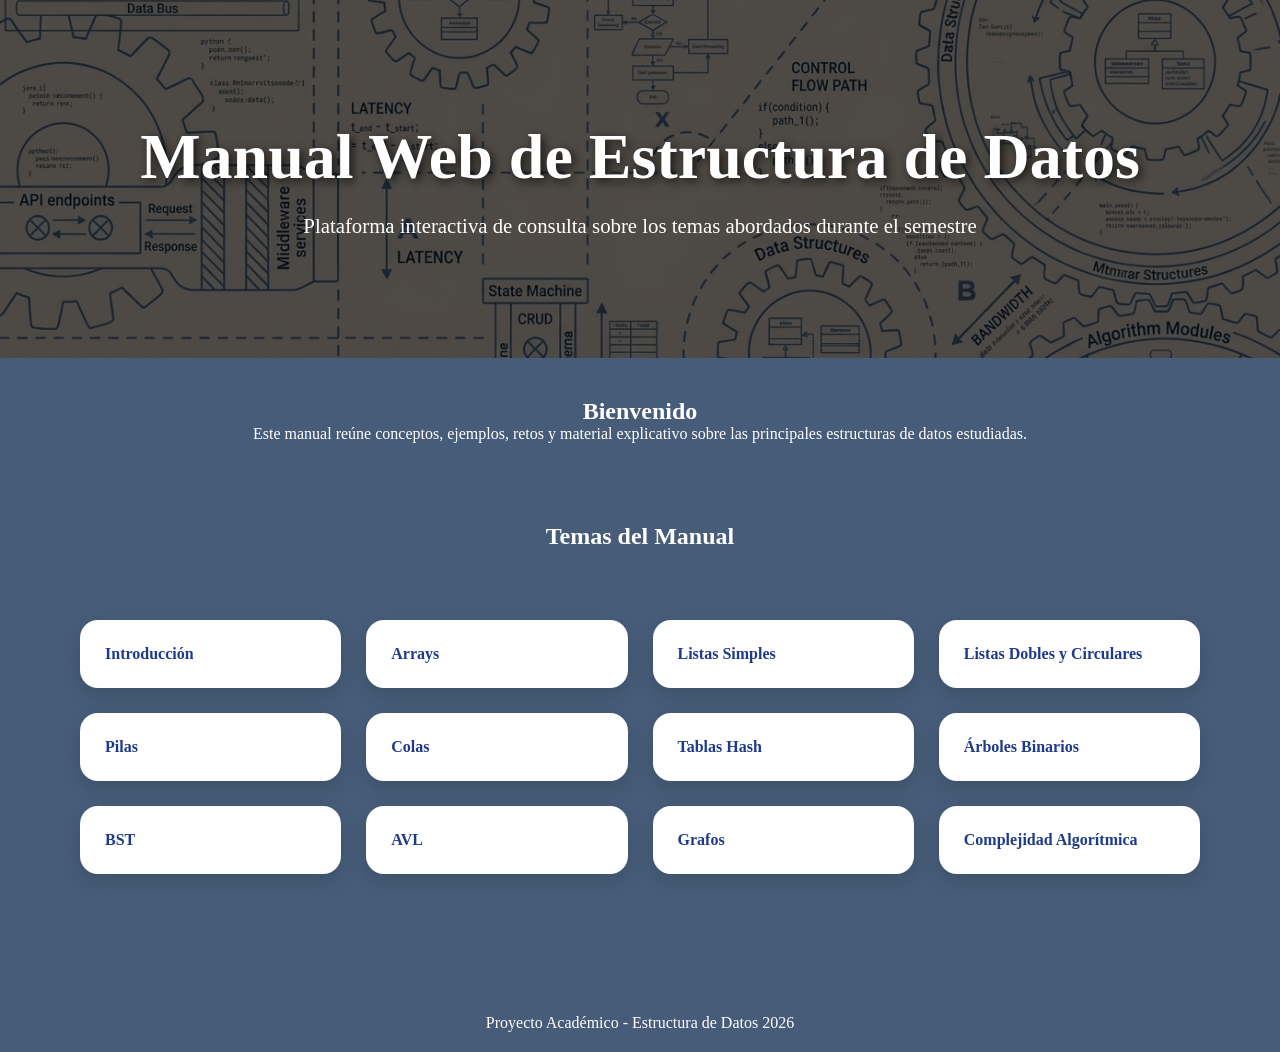
<file: parte-2-manual-estructura-datos/index.html>
<!DOCTYPE html>
<html lang="es">
<head>
    <meta charset="UTF-8">
    <meta name="viewport" content="width=device-width, initial-scale=1.0">
    <title>Manual Web de Estructura de Datos</title>
    <link rel="stylesheet" href="css/styles.css">
</head>
<body>

    <header class="hero">
        <div class="hero-content">
            <h1>Manual Web de Estructura de Datos</h1>
            <p>
                Plataforma interactiva de consulta sobre los temas abordados
                                durante el semestre
            </p>
        </div>
    </header>

    <section class="presentacion">
        <h2>Bienvenido</h2>
        <p>
            Este manual reúne conceptos, ejemplos, retos y material explicativo
            sobre las principales estructuras de datos estudiadas.
        </p>
    </section>

    <section class="temas">
        <h2>Temas del Manual</h2>

        <div class="cards">

            <a href="temas/01-introduccion.html" class="card">Introducción</a>
            <a href="temas/02-arrays.html" class="card">Arrays</a>
            <a href="temas/03-listas-simples.html" class="card">Listas Simples</a>
            <a href="temas/04-listas-dobles-circulares.html" class="card">Listas Dobles y Circulares</a>
            <a href="temas/05-pilas.html" class="card">Pilas</a>
            <a href="temas/06-colas.html" class="card">Colas</a>
            <a href="temas/07-tablas-hash.html" class="card">Tablas Hash</a>
            <a href="temas/08-arboles-binarios.html" class="card">Árboles Binarios</a>
            <a href="temas/09-bst.html" class="card">BST</a>
            <a href="temas/10-avl.html" class="card">AVL</a>
            <a href="temas/11-grafos.html" class="card">Grafos</a>
            <a href="temas/12-complejidad.html" class="card">Complejidad Algorítmica</a>

        </div>
    </section>

    <footer>
        <p>Proyecto Académico - Estructura de Datos 2026</p>
    </footer>

</body>
</html>
</file>
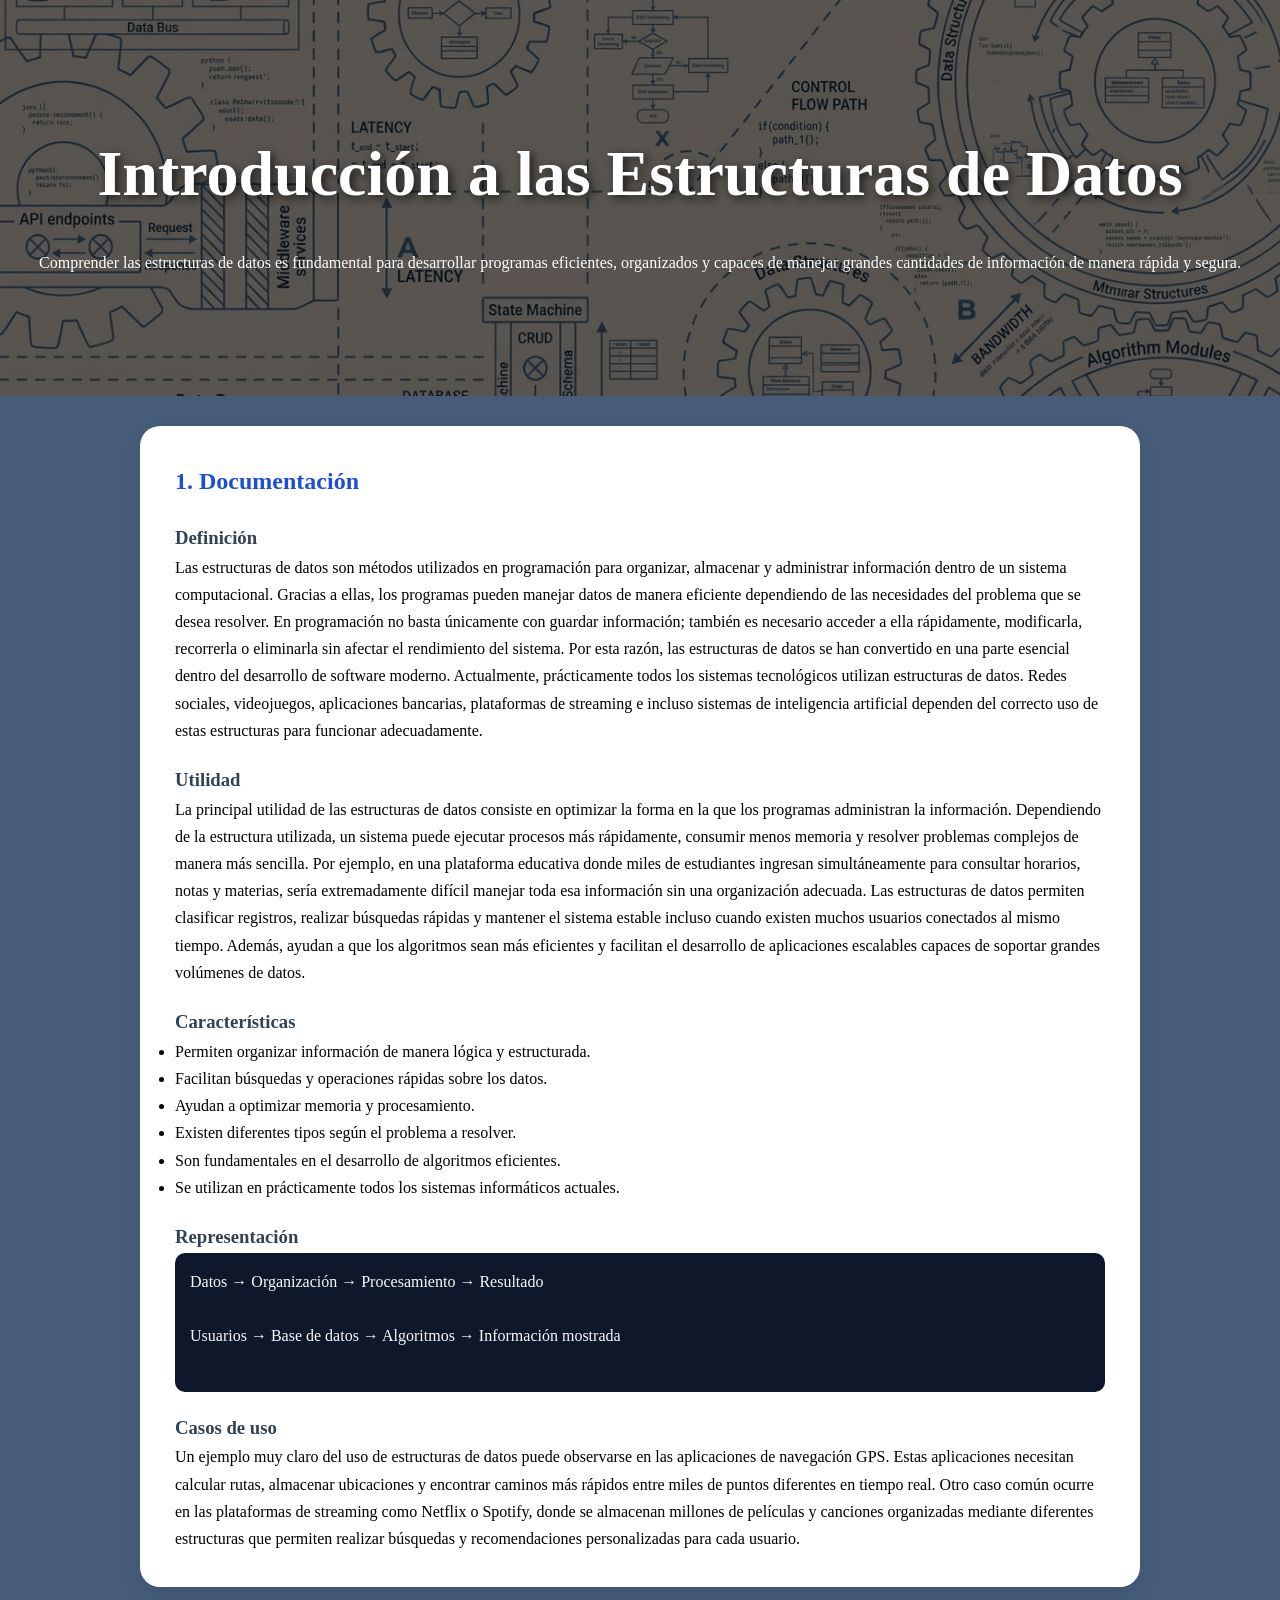
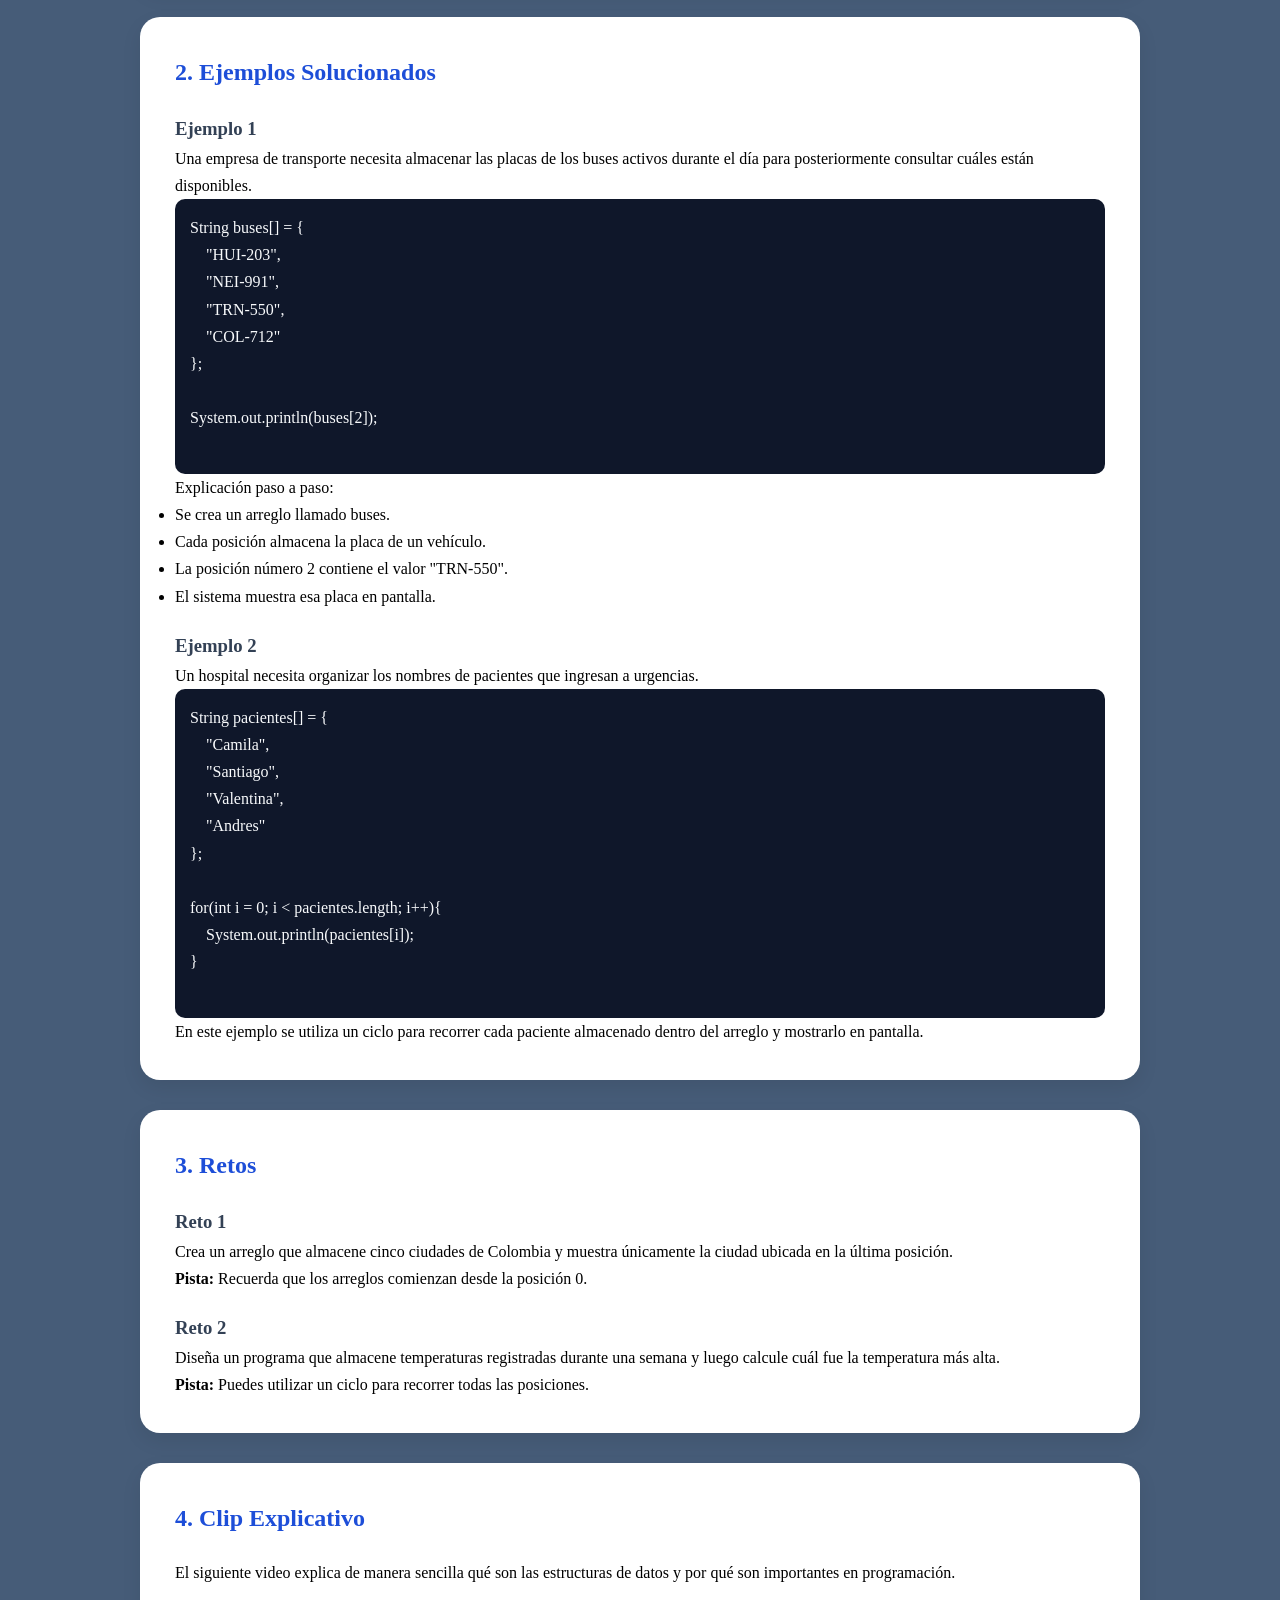
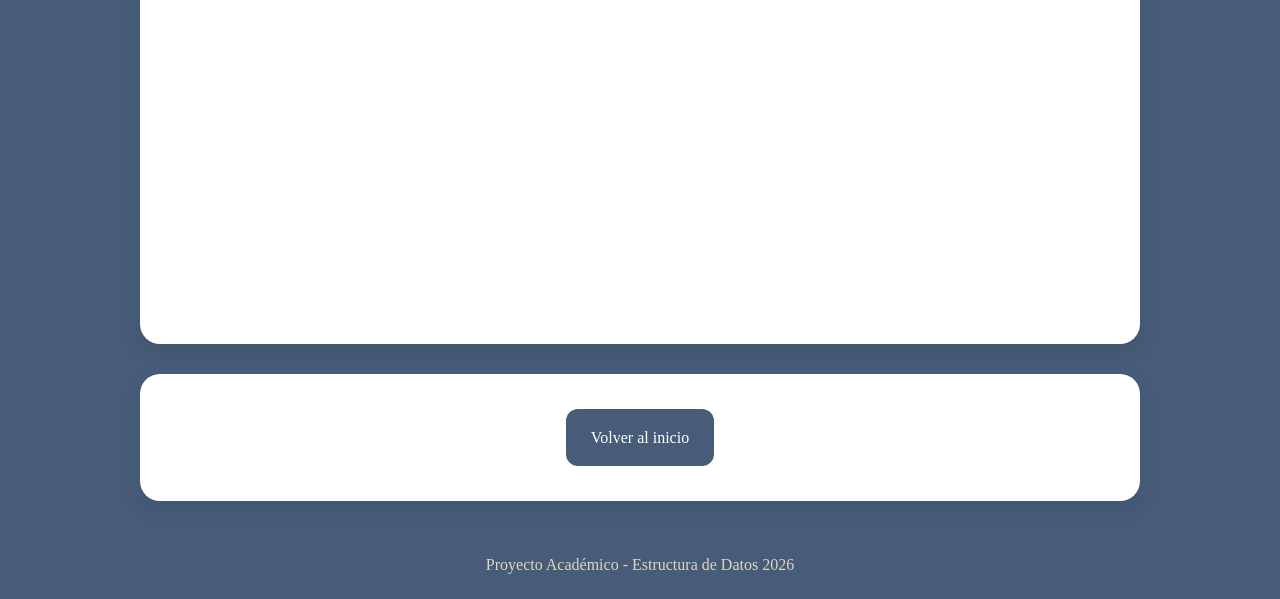
<file: parte-2-manual-estructura-datos/temas/01-introduccion.html>
<!DOCTYPE html>
<html lang="es">
<head>
    <meta charset="UTF-8">
    <meta name="viewport" content="width=device-width, initial-scale=1.0">
    <title>Introducción a las Estructuras de Datos</title>
    <link rel="stylesheet" href="../css/temas.css">
</head>
<body>

    <!-- ENCABEZADO -->
    <header class="hero">
        <div class="hero-content">
            <h1>Introducción a las Estructuras de Datos</h1>
            <p>
                Comprender las estructuras de datos es fundamental para desarrollar
                programas eficientes, organizados y capaces de manejar grandes cantidades
                de información de manera rápida y segura.
            </p>
        </div>
    </header>

    <!-- DOCUMENTACIÓN -->
    <section class="temas">

        <h2>1. Documentación</h2>

        <h3>Definición</h3>
        <p>
            Las estructuras de datos son métodos utilizados en programación para organizar,
            almacenar y administrar información dentro de un sistema computacional. Gracias
            a ellas, los programas pueden manejar datos de manera eficiente dependiendo de
            las necesidades del problema que se desea resolver.

            En programación no basta únicamente con guardar información; también es necesario
            acceder a ella rápidamente, modificarla, recorrerla o eliminarla sin afectar
            el rendimiento del sistema. Por esta razón, las estructuras de datos se han
            convertido en una parte esencial dentro del desarrollo de software moderno.

            Actualmente, prácticamente todos los sistemas tecnológicos utilizan estructuras
            de datos. Redes sociales, videojuegos, aplicaciones bancarias, plataformas de
            streaming e incluso sistemas de inteligencia artificial dependen del correcto
            uso de estas estructuras para funcionar adecuadamente.
        </p>

        <h3>Utilidad</h3>
        <p>
            La principal utilidad de las estructuras de datos consiste en optimizar la forma
            en la que los programas administran la información. Dependiendo de la estructura
            utilizada, un sistema puede ejecutar procesos más rápidamente, consumir menos
            memoria y resolver problemas complejos de manera más sencilla.

            Por ejemplo, en una plataforma educativa donde miles de estudiantes ingresan
            simultáneamente para consultar horarios, notas y materias, sería extremadamente
            difícil manejar toda esa información sin una organización adecuada. Las estructuras
            de datos permiten clasificar registros, realizar búsquedas rápidas y mantener el
            sistema estable incluso cuando existen muchos usuarios conectados al mismo tiempo.

            Además, ayudan a que los algoritmos sean más eficientes y facilitan el desarrollo
            de aplicaciones escalables capaces de soportar grandes volúmenes de datos.
        </p>

        <h3>Características</h3>

        <ul>
            <li>Permiten organizar información de manera lógica y estructurada.</li>
            <li>Facilitan búsquedas y operaciones rápidas sobre los datos.</li>
            <li>Ayudan a optimizar memoria y procesamiento.</li>
            <li>Existen diferentes tipos según el problema a resolver.</li>
            <li>Son fundamentales en el desarrollo de algoritmos eficientes.</li>
            <li>Se utilizan en prácticamente todos los sistemas informáticos actuales.</li>
        </ul>

        <h3>Representación</h3>

        <pre>
Datos → Organización → Procesamiento → Resultado

Usuarios → Base de datos → Algoritmos → Información mostrada
        </pre>

        <h3>Casos de uso</h3>

        <p>
            Un ejemplo muy claro del uso de estructuras de datos puede observarse en las
            aplicaciones de navegación GPS. Estas aplicaciones necesitan calcular rutas,
            almacenar ubicaciones y encontrar caminos más rápidos entre miles de puntos
            diferentes en tiempo real.

            Otro caso común ocurre en las plataformas de streaming como Netflix o Spotify,
            donde se almacenan millones de películas y canciones organizadas mediante
            diferentes estructuras que permiten realizar búsquedas y recomendaciones
            personalizadas para cada usuario.
        </p>

    </section>

    <!-- EJEMPLOS -->
    <section class="temas">

        <h2>2. Ejemplos Solucionados</h2>

        <h3>Ejemplo 1</h3>

        <p>
            Una empresa de transporte necesita almacenar las placas de los buses activos
            durante el día para posteriormente consultar cuáles están disponibles.
        </p>

        <pre>
String buses[] = {
    "HUI-203",
    "NEI-991",
    "TRN-550",
    "COL-712"
};

System.out.println(buses[2]);
        </pre>

        <p>
            Explicación paso a paso:
        </p>

        <ul>
            <li>Se crea un arreglo llamado buses.</li>
            <li>Cada posición almacena la placa de un vehículo.</li>
            <li>La posición número 2 contiene el valor "TRN-550".</li>
            <li>El sistema muestra esa placa en pantalla.</li>
        </ul>

        <h3>Ejemplo 2</h3>

        <p>
            Un hospital necesita organizar los nombres de pacientes que ingresan a urgencias.
        </p>

        <pre>
String pacientes[] = {
    "Camila",
    "Santiago",
    "Valentina",
    "Andres"
};

for(int i = 0; i < pacientes.length; i++){
    System.out.println(pacientes[i]);
}
        </pre>

        <p>
            En este ejemplo se utiliza un ciclo para recorrer cada paciente almacenado
            dentro del arreglo y mostrarlo en pantalla.
        </p>

    </section>

    <!-- RETOS -->
    <section class="temas">

        <h2>3. Retos</h2>

        <h3>Reto 1</h3>

        <p>
            Crea un arreglo que almacene cinco ciudades de Colombia y muestra únicamente
            la ciudad ubicada en la última posición.
        </p>

        <p>
            <strong>Pista:</strong>
            Recuerda que los arreglos comienzan desde la posición 0.
        </p>

        <h3>Reto 2</h3>

        <p>
            Diseña un programa que almacene temperaturas registradas durante una semana
            y luego calcule cuál fue la temperatura más alta.
        </p>

        <p>
            <strong>Pista:</strong>
            Puedes utilizar un ciclo para recorrer todas las posiciones.
        </p>

    </section>

    <!-- VIDEO -->
    <section class="temas">

        <h2>4. Clip Explicativo</h2>

        <p>
            El siguiente video explica de manera sencilla qué son las estructuras
            de datos y por qué son importantes en programación.
        </p>

        <iframe
            width="560"
            height="315"
            src="https://www.youtube.com/embed/oQ0WkIdr73E"
            frameborder="0"
            allowfullscreen>
        </iframe>

    </section>

    <!-- BOTÓN -->
    <section class="temas" style="text-align:center;">
        <a href="../index.html" class="card">Volver al inicio</a>
    </section>

    <!-- FOOTER -->
    <footer>
        <p>Proyecto Académico - Estructura de Datos 2026</p>
    </footer>

</body>
</html>
</file>
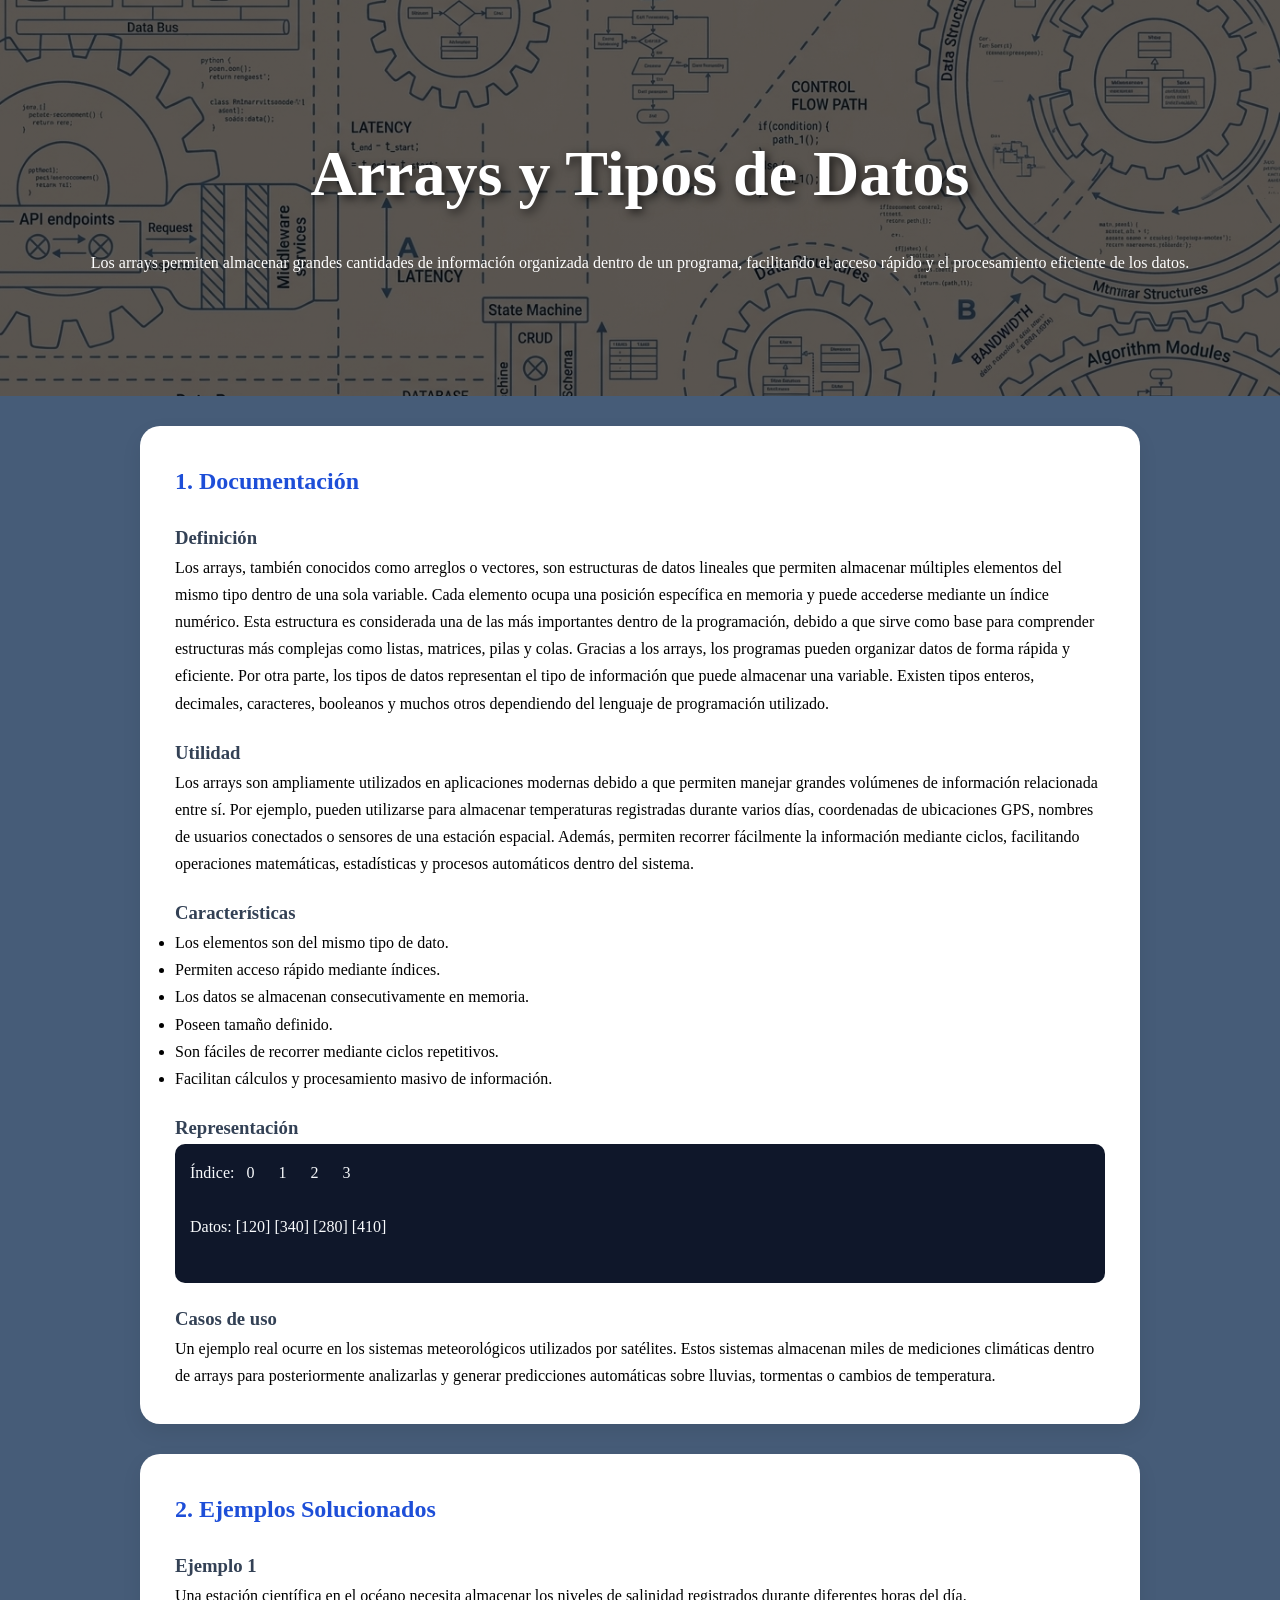
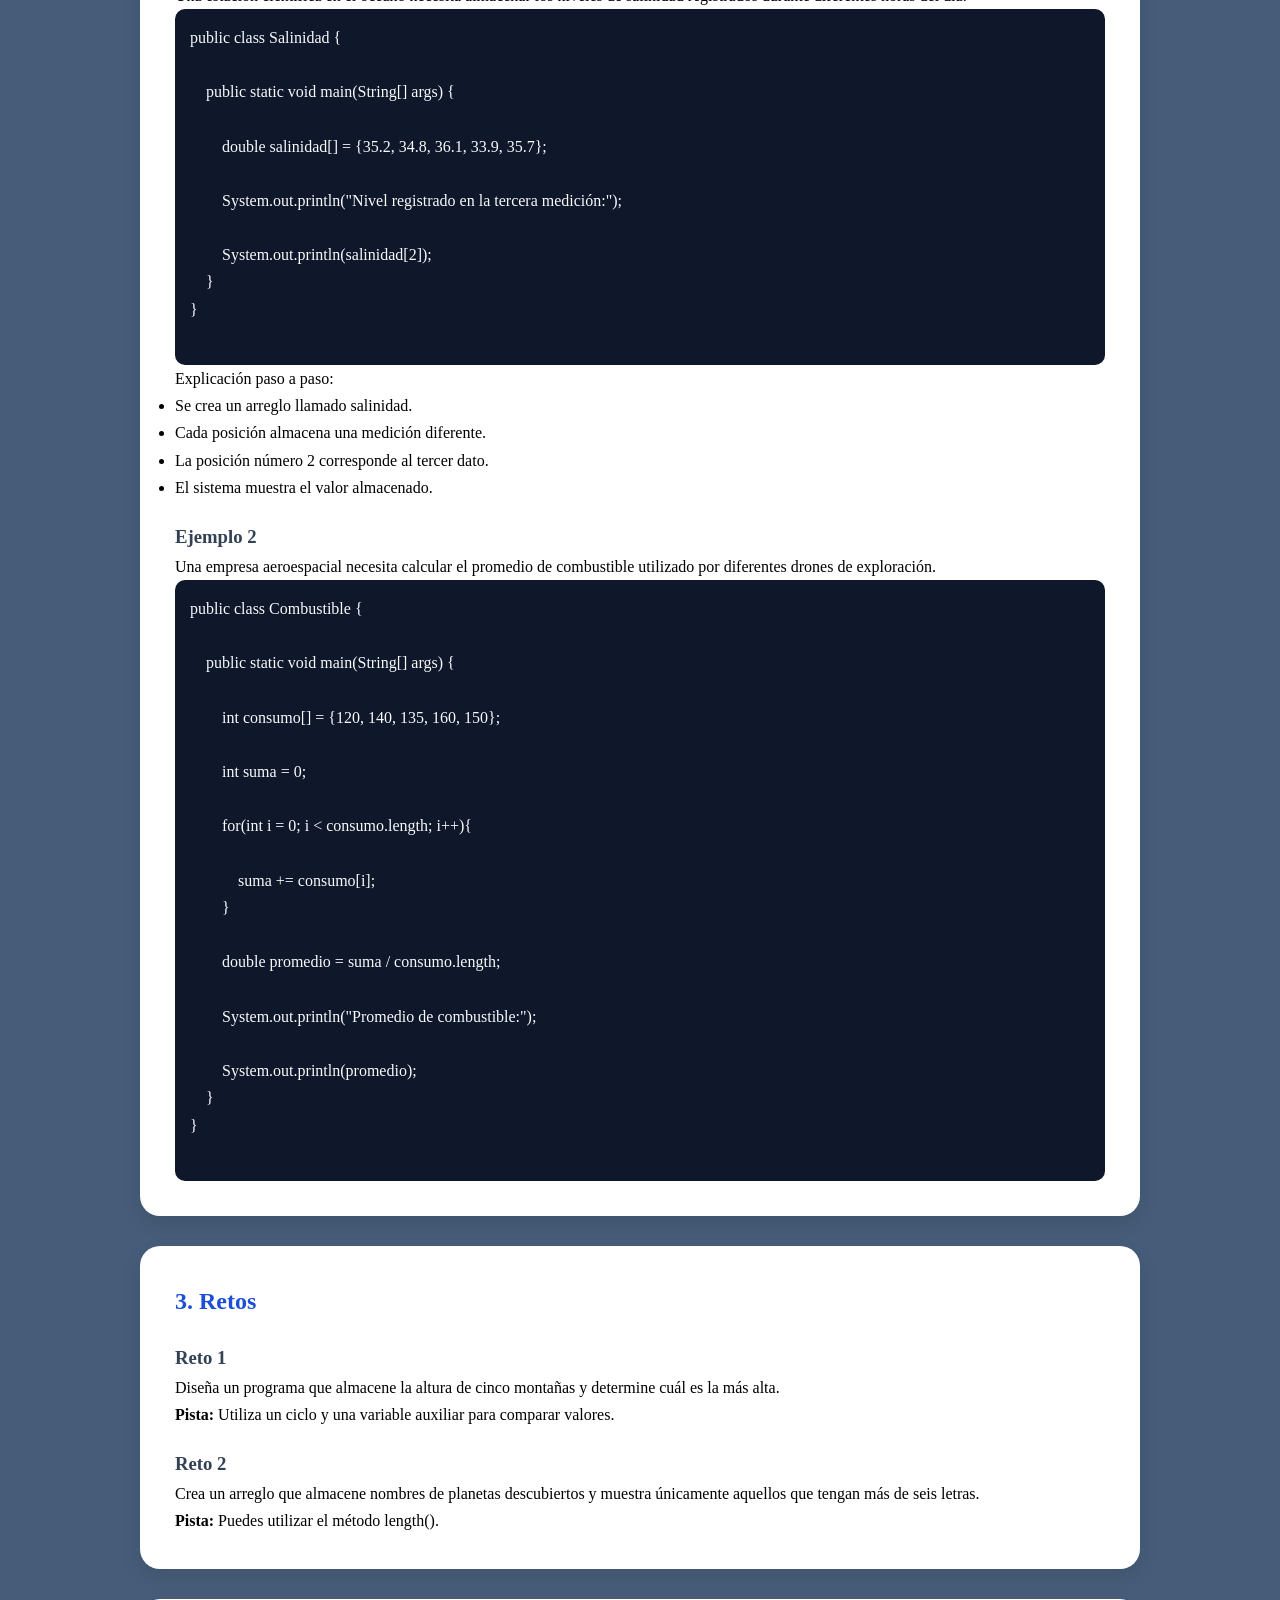
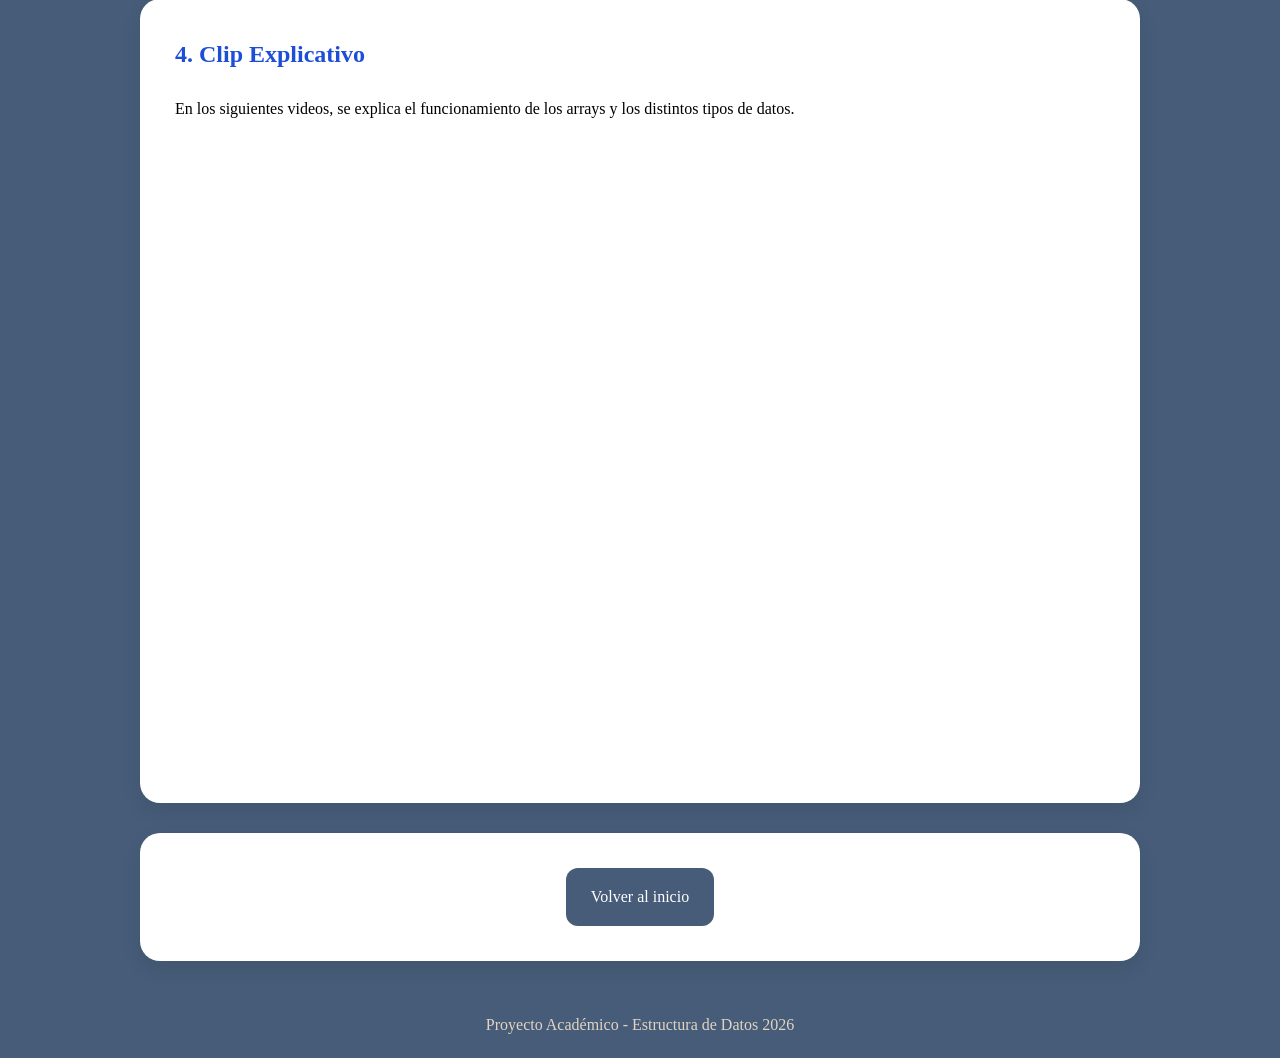
<file: parte-2-manual-estructura-datos/temas/02-arrays.html>
<!DOCTYPE html>
<html lang="es">
<head>
    <meta charset="UTF-8">
    <meta name="viewport" content="width=device-width, initial-scale=1.0">
    <title>Arrays y Tipos de Datos</title>
    <link rel="stylesheet" href="../css/temas.css">
</head>
<body>

<header class="hero">
    <div class="hero-content">
        <h1>Arrays y Tipos de Datos</h1>
        <p>
            Los arrays permiten almacenar grandes cantidades de información organizada
            dentro de un programa, facilitando el acceso rápido y el procesamiento eficiente
            de los datos.
        </p>
    </div>
</header>

<section class="temas">

    <h2>1. Documentación</h2>

    <h3>Definición</h3>

    <p>
        Los arrays, también conocidos como arreglos o vectores, son estructuras de datos
        lineales que permiten almacenar múltiples elementos del mismo tipo dentro de una sola
        variable. Cada elemento ocupa una posición específica en memoria y puede accederse
        mediante un índice numérico.

        Esta estructura es considerada una de las más importantes dentro de la programación,
        debido a que sirve como base para comprender estructuras más complejas como listas,
        matrices, pilas y colas. Gracias a los arrays, los programas pueden organizar datos
        de forma rápida y eficiente.

        Por otra parte, los tipos de datos representan el tipo de información que puede
        almacenar una variable. Existen tipos enteros, decimales, caracteres, booleanos
        y muchos otros dependiendo del lenguaje de programación utilizado.
    </p>

    <h3>Utilidad</h3>

    <p>
        Los arrays son ampliamente utilizados en aplicaciones modernas debido a que permiten
        manejar grandes volúmenes de información relacionada entre sí. Por ejemplo, pueden
        utilizarse para almacenar temperaturas registradas durante varios días, coordenadas
        de ubicaciones GPS, nombres de usuarios conectados o sensores de una estación espacial.

        Además, permiten recorrer fácilmente la información mediante ciclos, facilitando
        operaciones matemáticas, estadísticas y procesos automáticos dentro del sistema.
    </p>

    <h3>Características</h3>

    <ul>
        <li>Los elementos son del mismo tipo de dato.</li>
        <li>Permiten acceso rápido mediante índices.</li>
        <li>Los datos se almacenan consecutivamente en memoria.</li>
        <li>Poseen tamaño definido.</li>
        <li>Son fáciles de recorrer mediante ciclos repetitivos.</li>
        <li>Facilitan cálculos y procesamiento masivo de información.</li>
    </ul>

    <h3>Representación</h3>

    <pre>
Índice:   0      1      2      3

Datos: [120] [340] [280] [410]
    </pre>

    <h3>Casos de uso</h3>

    <p>
        Un ejemplo real ocurre en los sistemas meteorológicos utilizados por satélites.
        Estos sistemas almacenan miles de mediciones climáticas dentro de arrays para
        posteriormente analizarlas y generar predicciones automáticas sobre lluvias,
        tormentas o cambios de temperatura.
    </p>

</section>

<section class="temas">

    <h2>2. Ejemplos Solucionados</h2>

    <h3>Ejemplo 1</h3>

    <p>
        Una estación científica en el océano necesita almacenar los niveles de salinidad
        registrados durante diferentes horas del día.
    </p>

    <pre>
public class Salinidad {

    public static void main(String[] args) {

        double salinidad[] = {35.2, 34.8, 36.1, 33.9, 35.7};

        System.out.println("Nivel registrado en la tercera medición:");

        System.out.println(salinidad[2]);
    }
}
    </pre>

    <p>
        Explicación paso a paso:
    </p>

    <ul>
        <li>Se crea un arreglo llamado salinidad.</li>
        <li>Cada posición almacena una medición diferente.</li>
        <li>La posición número 2 corresponde al tercer dato.</li>
        <li>El sistema muestra el valor almacenado.</li>
    </ul>

    <h3>Ejemplo 2</h3>

    <p>
        Una empresa aeroespacial necesita calcular el promedio de combustible utilizado
        por diferentes drones de exploración.
    </p>

    <pre>
public class Combustible {

    public static void main(String[] args) {

        int consumo[] = {120, 140, 135, 160, 150};

        int suma = 0;

        for(int i = 0; i < consumo.length; i++){

            suma += consumo[i];
        }

        double promedio = suma / consumo.length;

        System.out.println("Promedio de combustible:");

        System.out.println(promedio);
    }
}
    </pre>

</section>

<section class="temas">

    <h2>3. Retos</h2>

    <h3>Reto 1</h3>

    <p>
        Diseña un programa que almacene la altura de cinco montañas y determine
        cuál es la más alta.
    </p>

    <p>
        <strong>Pista:</strong>
        Utiliza un ciclo y una variable auxiliar para comparar valores.
    </p>

    <h3>Reto 2</h3>

    <p>
        Crea un arreglo que almacene nombres de planetas descubiertos y muestra
        únicamente aquellos que tengan más de seis letras.
    </p>

    <p>
        <strong>Pista:</strong>
        Puedes utilizar el método length().
    </p>

</section>

<section class="temas">

    <h2>4. Clip Explicativo</h2>

    <p>
        En los siguientes videos, se explica el funcionamiento de los arrays y los distintos tipos de datos.
    </p>

    <iframe
        width="560"
        height="315"
        src="https://www.youtube.com/embed/_FsRvYZNbnc"
        frameborder="0"
        allowfullscreen>
    </iframe>

    <iframe
        width="560"
        height="315"
        src="https://www.youtube.com/embed/_lNtSsEcnwc"
        frameborder="0"
        allowfullscreen>
    </iframe>

</section>

<section class="temas" style="text-align:center;">
    <a href="../index.html" class="card">Volver al inicio</a>
</section>

<footer>
    <p>Proyecto Académico - Estructura de Datos 2026</p>
</footer>

</body>
</html>
</file>
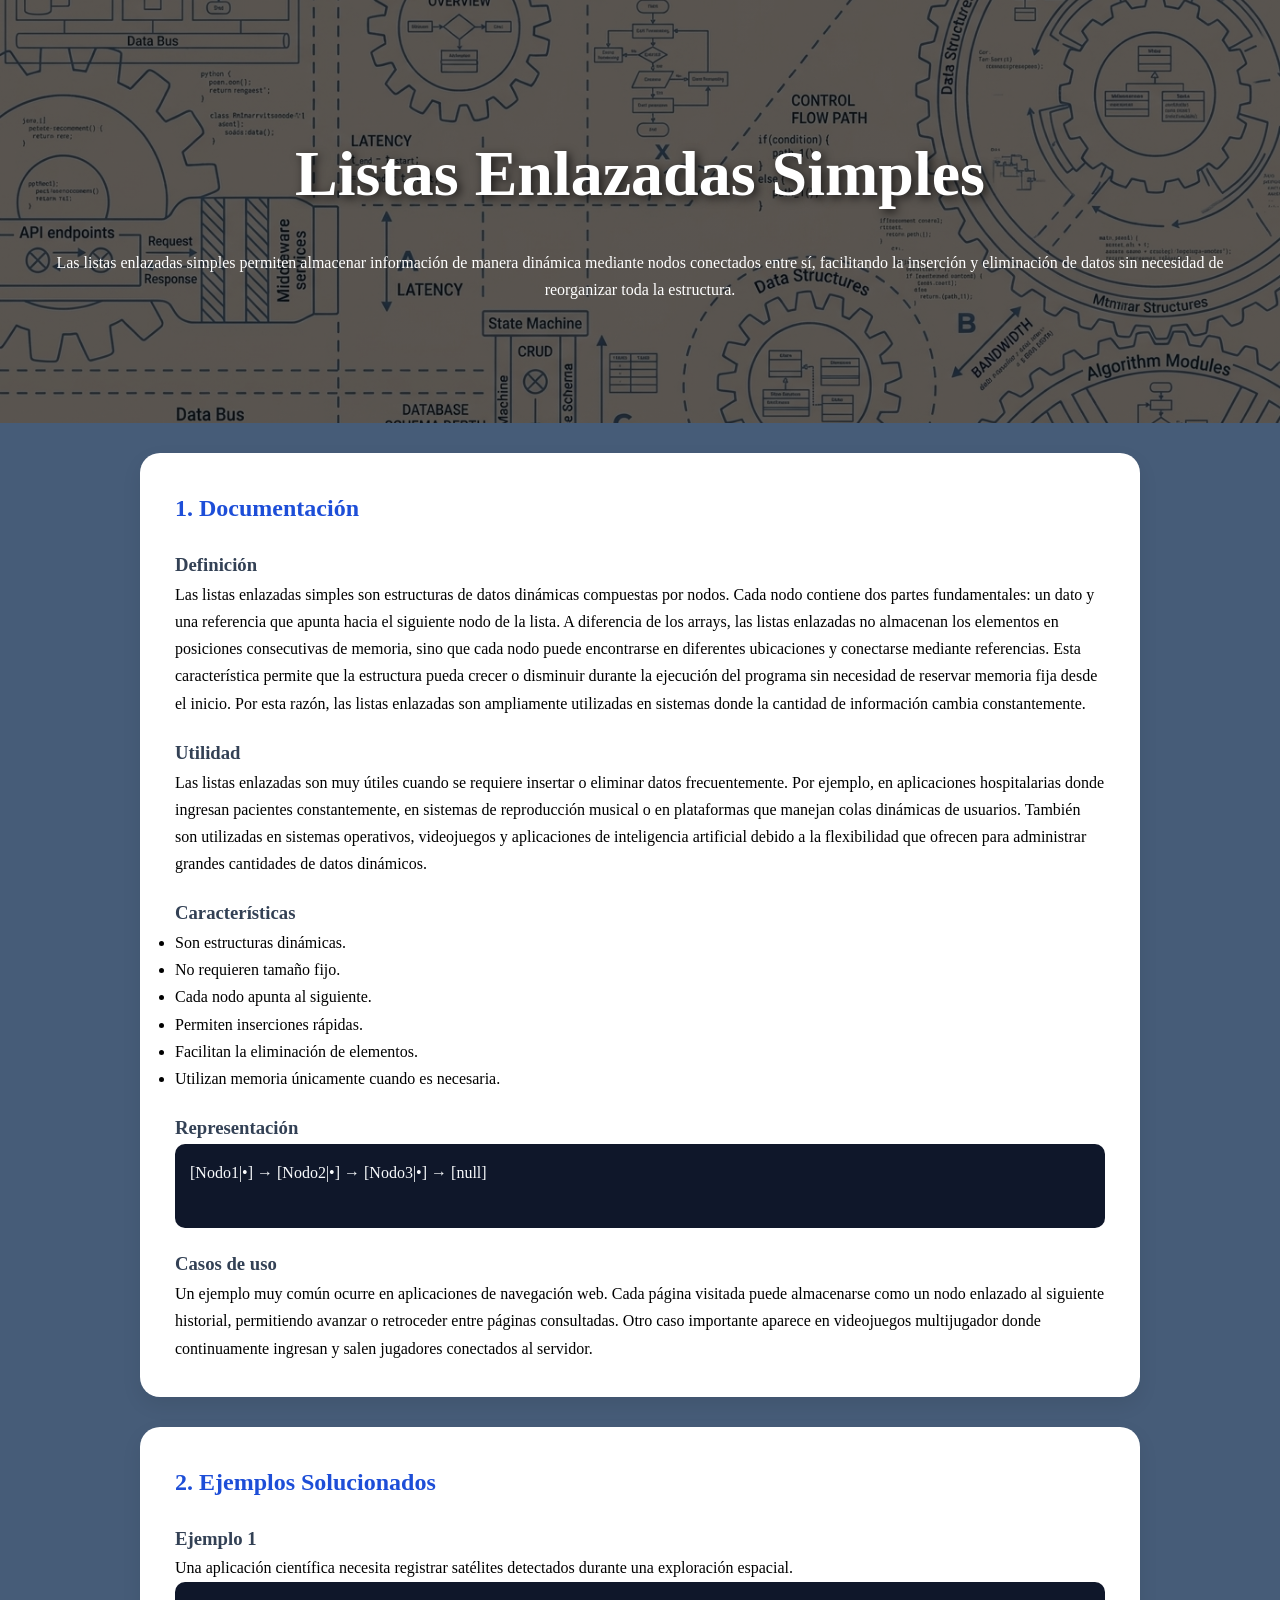
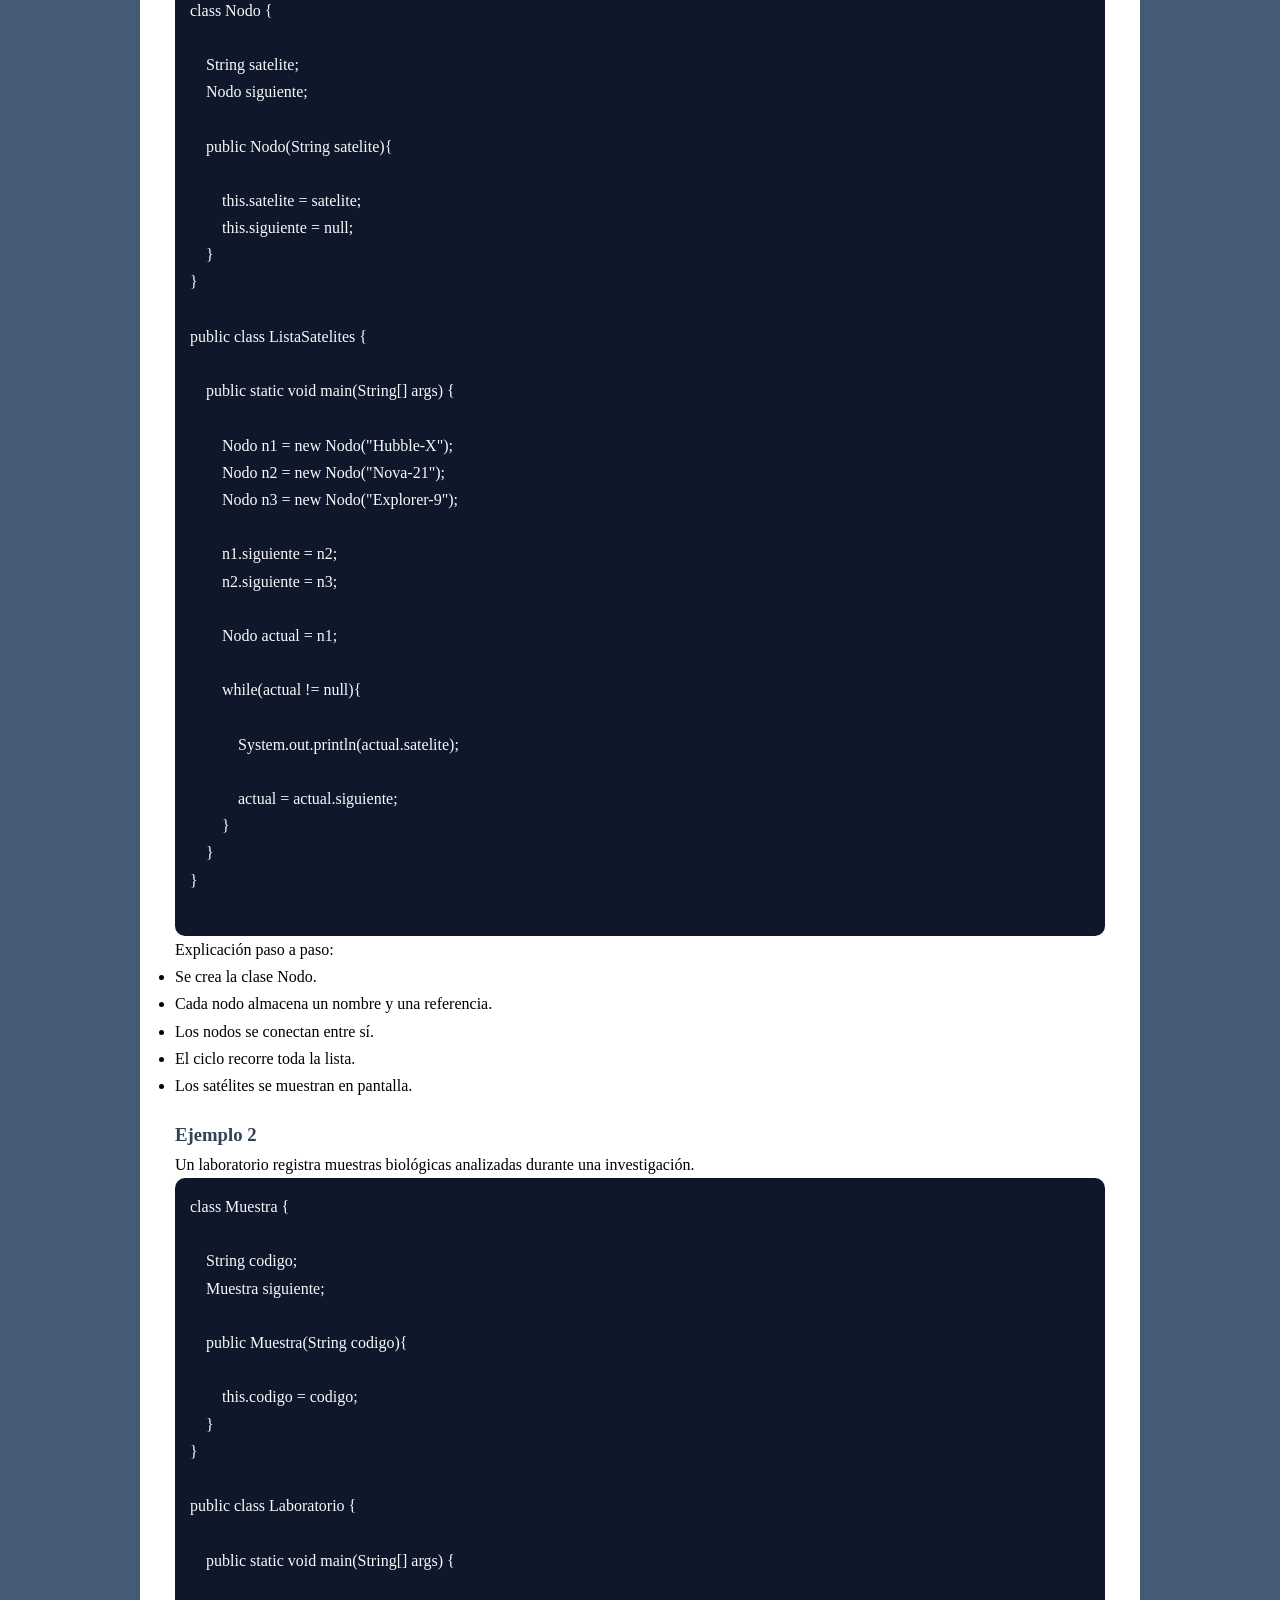
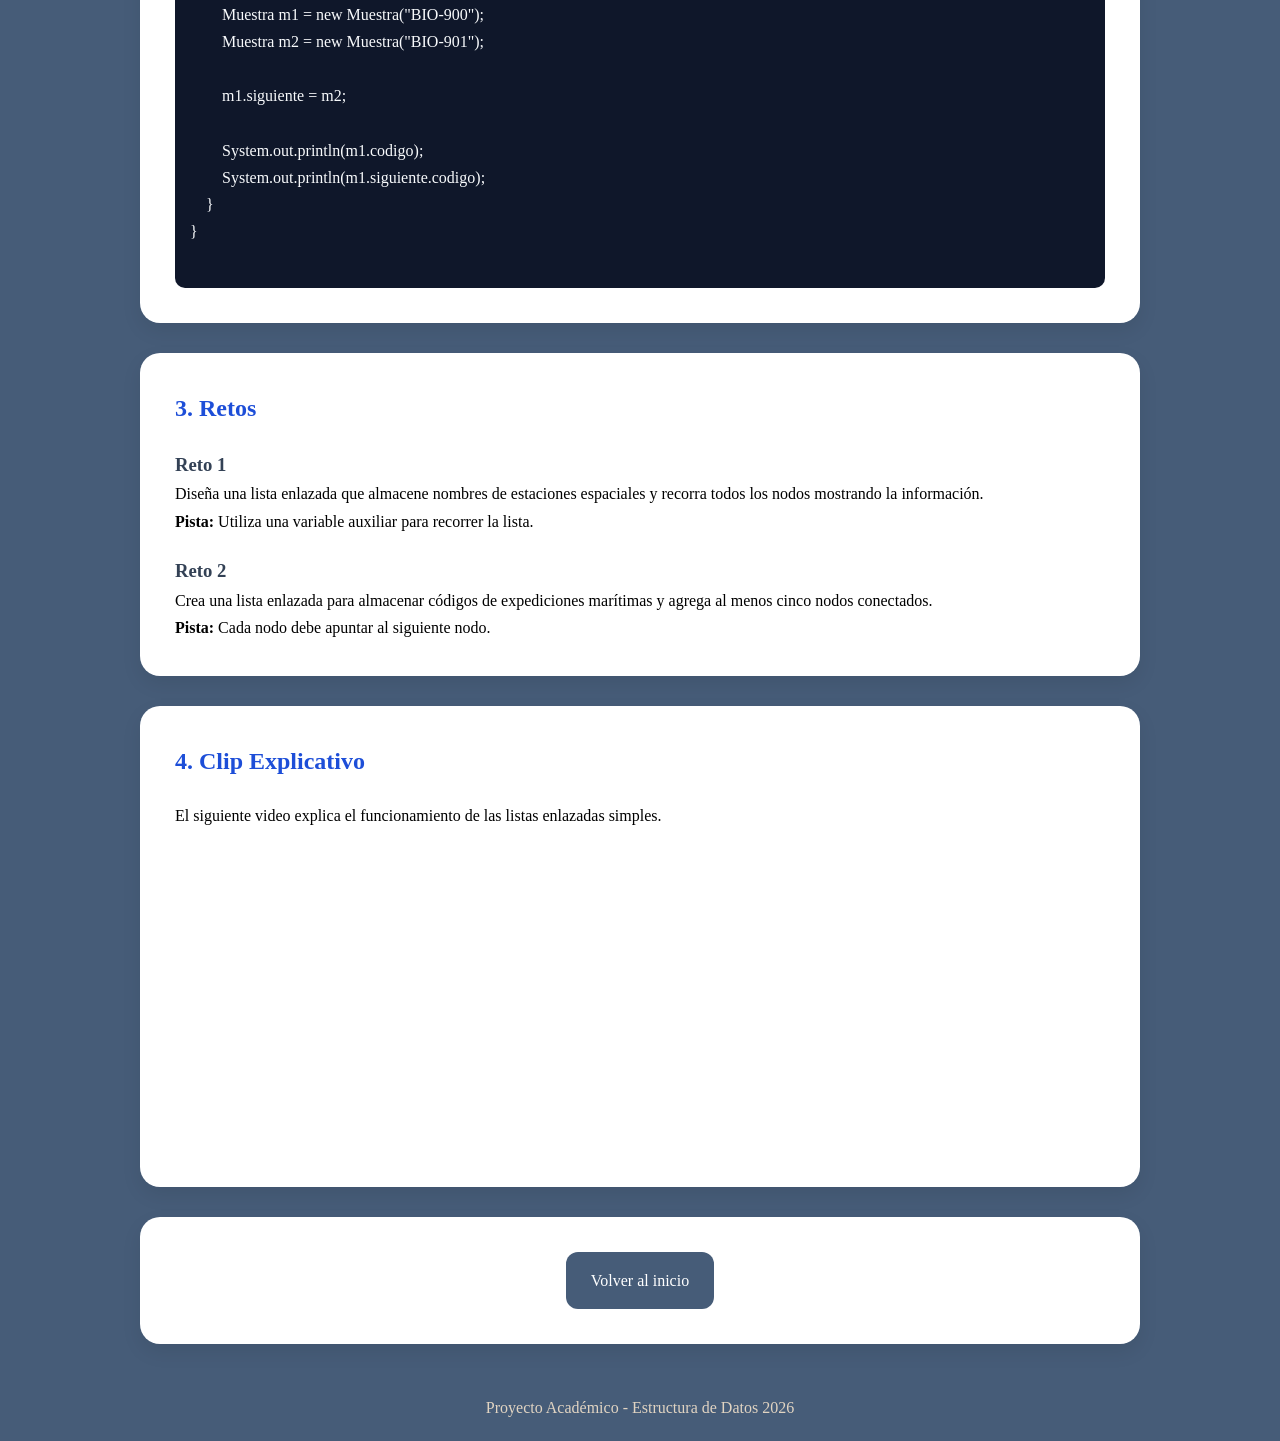
<file: parte-2-manual-estructura-datos/temas/03-listas-simples.html>
<!DOCTYPE html>
<html lang="es">
<head>
    <meta charset="UTF-8">
    <meta name="viewport" content="width=device-width, initial-scale=1.0">
    <title>Listas Enlazadas Simples</title>
    <link rel="stylesheet" href="../css/temas.css">
</head>
<body>

<header class="hero">
    <div class="hero-content">
        <h1>Listas Enlazadas Simples</h1>
        <p>
            Las listas enlazadas simples permiten almacenar información de manera dinámica
            mediante nodos conectados entre sí, facilitando la inserción y eliminación
            de datos sin necesidad de reorganizar toda la estructura.
        </p>
    </div>
</header>

<section class="temas">

    <h2>1. Documentación</h2>

    <h3>Definición</h3>

    <p>
        Las listas enlazadas simples son estructuras de datos dinámicas compuestas por
        nodos. Cada nodo contiene dos partes fundamentales: un dato y una referencia
        que apunta hacia el siguiente nodo de la lista.

        A diferencia de los arrays, las listas enlazadas no almacenan los elementos
        en posiciones consecutivas de memoria, sino que cada nodo puede encontrarse
        en diferentes ubicaciones y conectarse mediante referencias.

        Esta característica permite que la estructura pueda crecer o disminuir durante
        la ejecución del programa sin necesidad de reservar memoria fija desde el inicio.
        Por esta razón, las listas enlazadas son ampliamente utilizadas en sistemas donde
        la cantidad de información cambia constantemente.
    </p>

    <h3>Utilidad</h3>

    <p>
        Las listas enlazadas son muy útiles cuando se requiere insertar o eliminar datos
        frecuentemente. Por ejemplo, en aplicaciones hospitalarias donde ingresan pacientes
        constantemente, en sistemas de reproducción musical o en plataformas que manejan
        colas dinámicas de usuarios.

        También son utilizadas en sistemas operativos, videojuegos y aplicaciones de
        inteligencia artificial debido a la flexibilidad que ofrecen para administrar
        grandes cantidades de datos dinámicos.
    </p>

    <h3>Características</h3>

    <ul>
        <li>Son estructuras dinámicas.</li>
        <li>No requieren tamaño fijo.</li>
        <li>Cada nodo apunta al siguiente.</li>
        <li>Permiten inserciones rápidas.</li>
        <li>Facilitan la eliminación de elementos.</li>
        <li>Utilizan memoria únicamente cuando es necesaria.</li>
    </ul>

    <h3>Representación</h3>

    <pre>
[Nodo1|•] → [Nodo2|•] → [Nodo3|•] → [null]
    </pre>

    <h3>Casos de uso</h3>

    <p>
        Un ejemplo muy común ocurre en aplicaciones de navegación web. Cada página
        visitada puede almacenarse como un nodo enlazado al siguiente historial,
        permitiendo avanzar o retroceder entre páginas consultadas.

        Otro caso importante aparece en videojuegos multijugador donde continuamente
        ingresan y salen jugadores conectados al servidor.
    </p>

</section>

<section class="temas">

    <h2>2. Ejemplos Solucionados</h2>

    <h3>Ejemplo 1</h3>

    <p>
        Una aplicación científica necesita registrar satélites detectados durante
        una exploración espacial.
    </p>

    <pre>
class Nodo {

    String satelite;
    Nodo siguiente;

    public Nodo(String satelite){

        this.satelite = satelite;
        this.siguiente = null;
    }
}

public class ListaSatelites {

    public static void main(String[] args) {

        Nodo n1 = new Nodo("Hubble-X");
        Nodo n2 = new Nodo("Nova-21");
        Nodo n3 = new Nodo("Explorer-9");

        n1.siguiente = n2;
        n2.siguiente = n3;

        Nodo actual = n1;

        while(actual != null){

            System.out.println(actual.satelite);

            actual = actual.siguiente;
        }
    }
}
    </pre>

    <p>
        Explicación paso a paso:
    </p>

    <ul>
        <li>Se crea la clase Nodo.</li>
        <li>Cada nodo almacena un nombre y una referencia.</li>
        <li>Los nodos se conectan entre sí.</li>
        <li>El ciclo recorre toda la lista.</li>
        <li>Los satélites se muestran en pantalla.</li>
    </ul>

    <h3>Ejemplo 2</h3>

    <p>
        Un laboratorio registra muestras biológicas analizadas durante una investigación.
    </p>

    <pre>
class Muestra {

    String codigo;
    Muestra siguiente;

    public Muestra(String codigo){

        this.codigo = codigo;
    }
}

public class Laboratorio {

    public static void main(String[] args) {

        Muestra m1 = new Muestra("BIO-900");
        Muestra m2 = new Muestra("BIO-901");

        m1.siguiente = m2;

        System.out.println(m1.codigo);
        System.out.println(m1.siguiente.codigo);
    }
}
    </pre>

</section>

<section class="temas">

    <h2>3. Retos</h2>

    <h3>Reto 1</h3>

    <p>
        Diseña una lista enlazada que almacene nombres de estaciones espaciales
        y recorra todos los nodos mostrando la información.
    </p>

    <p>
        <strong>Pista:</strong>
        Utiliza una variable auxiliar para recorrer la lista.
    </p>

    <h3>Reto 2</h3>

    <p>
        Crea una lista enlazada para almacenar códigos de expediciones marítimas
        y agrega al menos cinco nodos conectados.
    </p>

    <p>
        <strong>Pista:</strong>
        Cada nodo debe apuntar al siguiente nodo.
    </p>

</section>

<section class="temas">

    <h2>4. Clip Explicativo</h2>

    <p>
        El siguiente video explica el funcionamiento de las listas enlazadas simples.
    </p>

    <iframe
        width="560"
        height="315"
        src="https://www.youtube.com/embed/LY6AvVpoUQg"
        frameborder="0"
        allowfullscreen>
    </iframe>

</section>

<section class="temas" style="text-align:center;">
    <a href="../index.html" class="card">Volver al inicio</a>
</section>

<footer>
    <p>Proyecto Académico - Estructura de Datos 2026</p>
</footer>

</body>
</html>
</file>
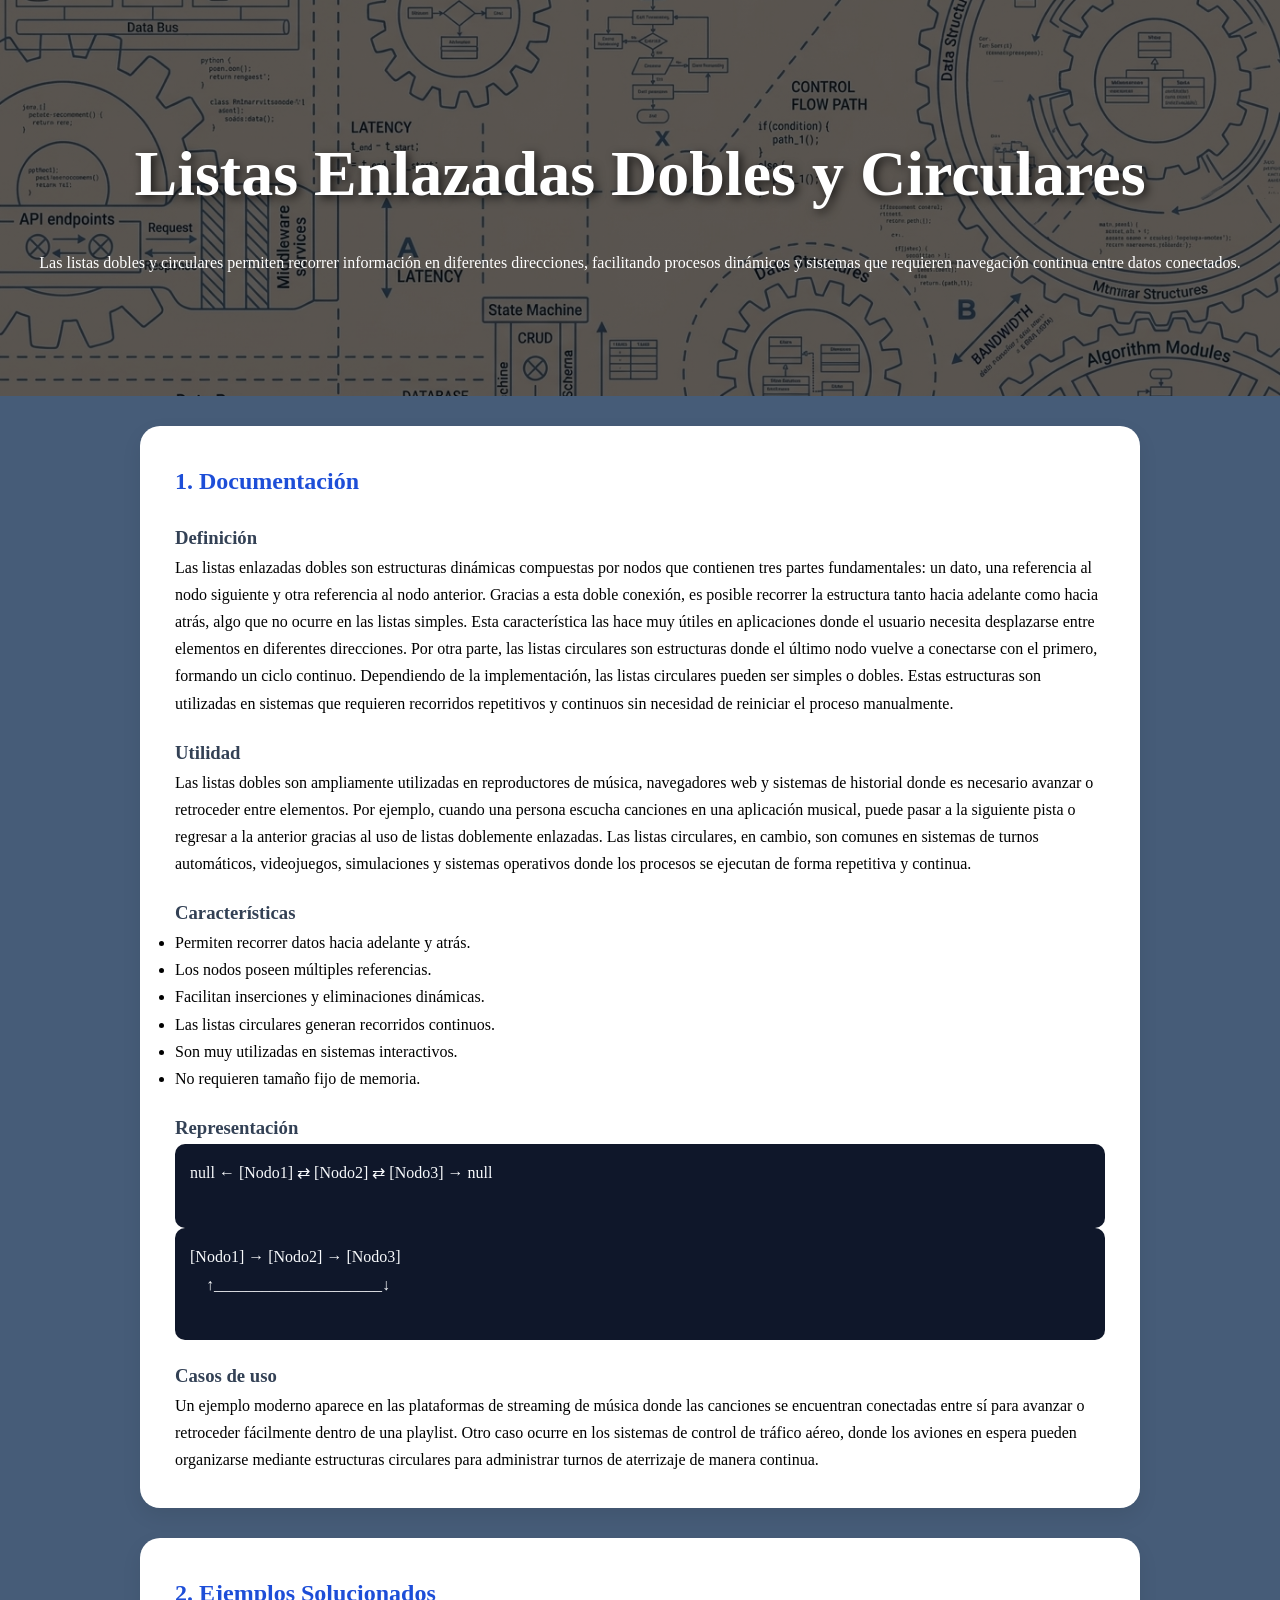
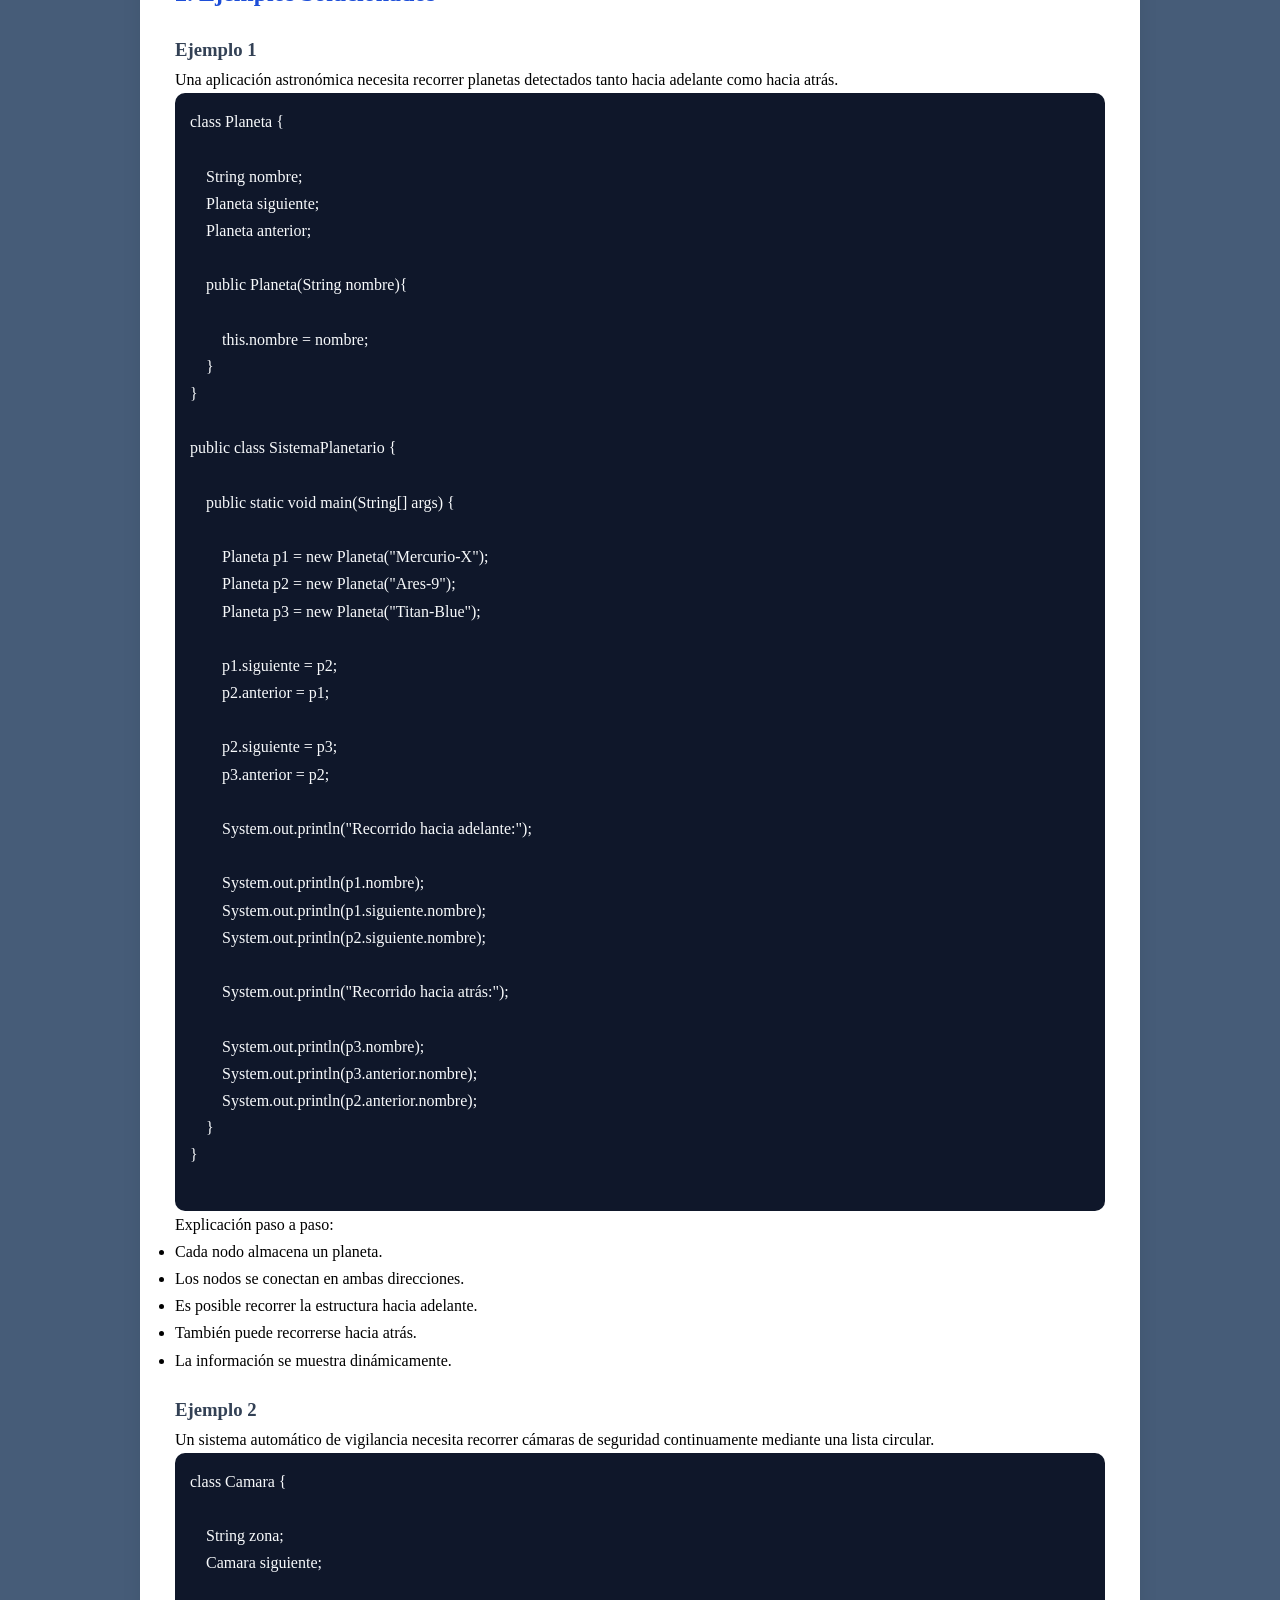
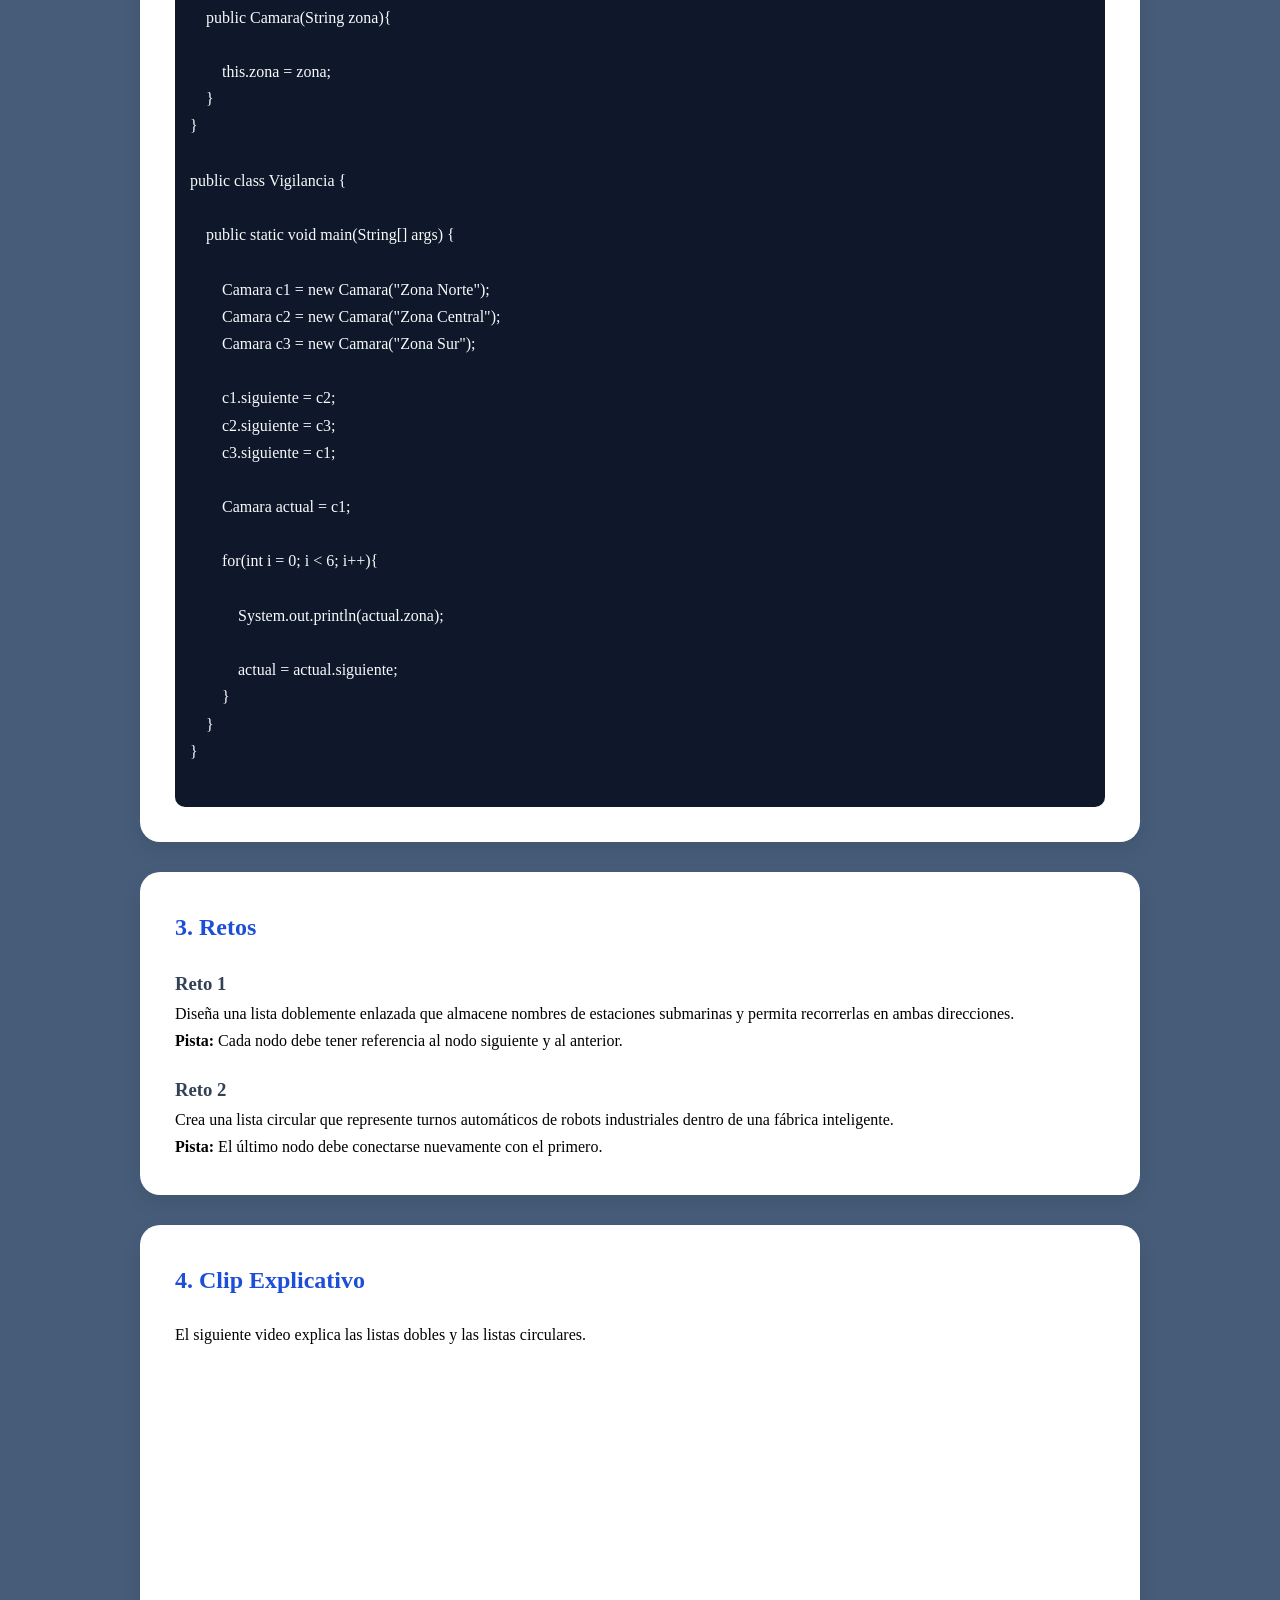
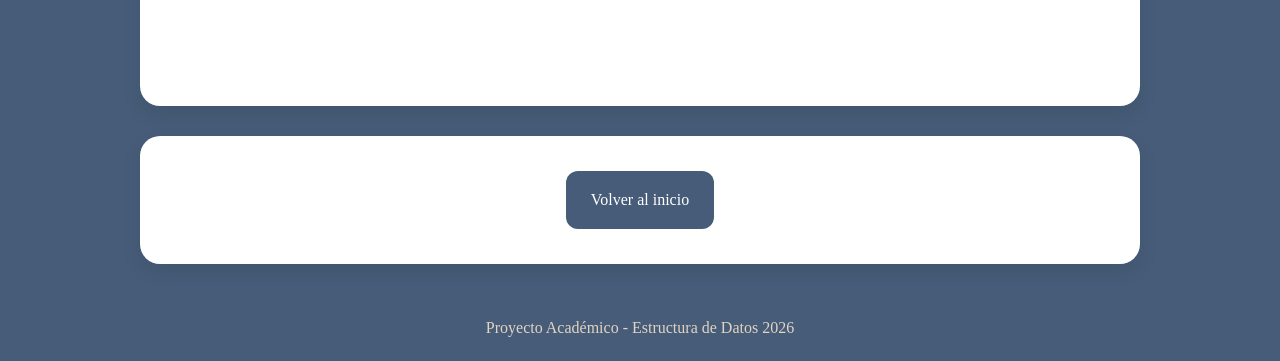
<file: parte-2-manual-estructura-datos/temas/04-listas-dobles-circulares.html>
<!DOCTYPE html>
<html lang="es">
<head>
    <meta charset="UTF-8">
    <meta name="viewport" content="width=device-width, initial-scale=1.0">
    <title>Listas Enlazadas Dobles y Circulares</title>
    <link rel="stylesheet" href="../css/temas.css">
</head>
<body>

<header class="hero">
    <div class="hero-content">
        <h1>Listas Enlazadas Dobles y Circulares</h1>
        <p>
            Las listas dobles y circulares permiten recorrer información en diferentes
            direcciones, facilitando procesos dinámicos y sistemas que requieren
            navegación continua entre datos conectados.
        </p>
    </div>
</header>

<section class="temas">

    <h2>1. Documentación</h2>

    <h3>Definición</h3>

    <p>
        Las listas enlazadas dobles son estructuras dinámicas compuestas por nodos
        que contienen tres partes fundamentales: un dato, una referencia al nodo
        siguiente y otra referencia al nodo anterior.

        Gracias a esta doble conexión, es posible recorrer la estructura tanto hacia
        adelante como hacia atrás, algo que no ocurre en las listas simples. Esta
        característica las hace muy útiles en aplicaciones donde el usuario necesita
        desplazarse entre elementos en diferentes direcciones.

        Por otra parte, las listas circulares son estructuras donde el último nodo
        vuelve a conectarse con el primero, formando un ciclo continuo. Dependiendo
        de la implementación, las listas circulares pueden ser simples o dobles.

        Estas estructuras son utilizadas en sistemas que requieren recorridos repetitivos
        y continuos sin necesidad de reiniciar el proceso manualmente.
    </p>

    <h3>Utilidad</h3>

    <p>
        Las listas dobles son ampliamente utilizadas en reproductores de música,
        navegadores web y sistemas de historial donde es necesario avanzar o retroceder
        entre elementos.

        Por ejemplo, cuando una persona escucha canciones en una aplicación musical,
        puede pasar a la siguiente pista o regresar a la anterior gracias al uso de
        listas doblemente enlazadas.

        Las listas circulares, en cambio, son comunes en sistemas de turnos automáticos,
        videojuegos, simulaciones y sistemas operativos donde los procesos se ejecutan
        de forma repetitiva y continua.
    </p>

    <h3>Características</h3>

    <ul>
        <li>Permiten recorrer datos hacia adelante y atrás.</li>
        <li>Los nodos poseen múltiples referencias.</li>
        <li>Facilitan inserciones y eliminaciones dinámicas.</li>
        <li>Las listas circulares generan recorridos continuos.</li>
        <li>Son muy utilizadas en sistemas interactivos.</li>
        <li>No requieren tamaño fijo de memoria.</li>
    </ul>

    <h3>Representación</h3>

    <pre>
null ← [Nodo1] ⇄ [Nodo2] ⇄ [Nodo3] → null
    </pre>

    <pre>
[Nodo1] → [Nodo2] → [Nodo3]
    ↑_____________________↓
    </pre>

    <h3>Casos de uso</h3>

    <p>
        Un ejemplo moderno aparece en las plataformas de streaming de música donde
        las canciones se encuentran conectadas entre sí para avanzar o retroceder
        fácilmente dentro de una playlist.

        Otro caso ocurre en los sistemas de control de tráfico aéreo, donde los
        aviones en espera pueden organizarse mediante estructuras circulares para
        administrar turnos de aterrizaje de manera continua.
    </p>

</section>

<section class="temas">

    <h2>2. Ejemplos Solucionados</h2>

    <h3>Ejemplo 1</h3>

    <p>
        Una aplicación astronómica necesita recorrer planetas detectados tanto
        hacia adelante como hacia atrás.
    </p>

    <pre>
class Planeta {

    String nombre;
    Planeta siguiente;
    Planeta anterior;

    public Planeta(String nombre){

        this.nombre = nombre;
    }
}

public class SistemaPlanetario {

    public static void main(String[] args) {

        Planeta p1 = new Planeta("Mercurio-X");
        Planeta p2 = new Planeta("Ares-9");
        Planeta p3 = new Planeta("Titan-Blue");

        p1.siguiente = p2;
        p2.anterior = p1;

        p2.siguiente = p3;
        p3.anterior = p2;

        System.out.println("Recorrido hacia adelante:");

        System.out.println(p1.nombre);
        System.out.println(p1.siguiente.nombre);
        System.out.println(p2.siguiente.nombre);

        System.out.println("Recorrido hacia atrás:");

        System.out.println(p3.nombre);
        System.out.println(p3.anterior.nombre);
        System.out.println(p2.anterior.nombre);
    }
}
    </pre>

    <p>
        Explicación paso a paso:
    </p>

    <ul>
        <li>Cada nodo almacena un planeta.</li>
        <li>Los nodos se conectan en ambas direcciones.</li>
        <li>Es posible recorrer la estructura hacia adelante.</li>
        <li>También puede recorrerse hacia atrás.</li>
        <li>La información se muestra dinámicamente.</li>
    </ul>

    <h3>Ejemplo 2</h3>

    <p>
        Un sistema automático de vigilancia necesita recorrer cámaras de seguridad
        continuamente mediante una lista circular.
    </p>

    <pre>
class Camara {

    String zona;
    Camara siguiente;

    public Camara(String zona){

        this.zona = zona;
    }
}

public class Vigilancia {

    public static void main(String[] args) {

        Camara c1 = new Camara("Zona Norte");
        Camara c2 = new Camara("Zona Central");
        Camara c3 = new Camara("Zona Sur");

        c1.siguiente = c2;
        c2.siguiente = c3;
        c3.siguiente = c1;

        Camara actual = c1;

        for(int i = 0; i < 6; i++){

            System.out.println(actual.zona);

            actual = actual.siguiente;
        }
    }
}
    </pre>

</section>

<section class="temas">

    <h2>3. Retos</h2>

    <h3>Reto 1</h3>

    <p>
        Diseña una lista doblemente enlazada que almacene nombres de estaciones
        submarinas y permita recorrerlas en ambas direcciones.
    </p>

    <p>
        <strong>Pista:</strong>
        Cada nodo debe tener referencia al nodo siguiente y al anterior.
    </p>

    <h3>Reto 2</h3>

    <p>
        Crea una lista circular que represente turnos automáticos de robots
        industriales dentro de una fábrica inteligente.
    </p>

    <p>
        <strong>Pista:</strong>
        El último nodo debe conectarse nuevamente con el primero.
    </p>

</section>

<section class="temas">

    <h2>4. Clip Explicativo</h2>

    <p>
        El siguiente video explica las listas dobles y las listas circulares.
    </p>

    <iframe
        width="560"
        height="315"
        src="https://www.youtube.com/embed/LY6AvVpoUQg"
        frameborder="0"
        allowfullscreen>
    </iframe>

</section>

<section class="temas" style="text-align:center;">
    <a href="../index.html" class="card">Volver al inicio</a>
</section>

<footer>
    <p>Proyecto Académico - Estructura de Datos 2026</p>
</footer>

</body>
</html>
</file>
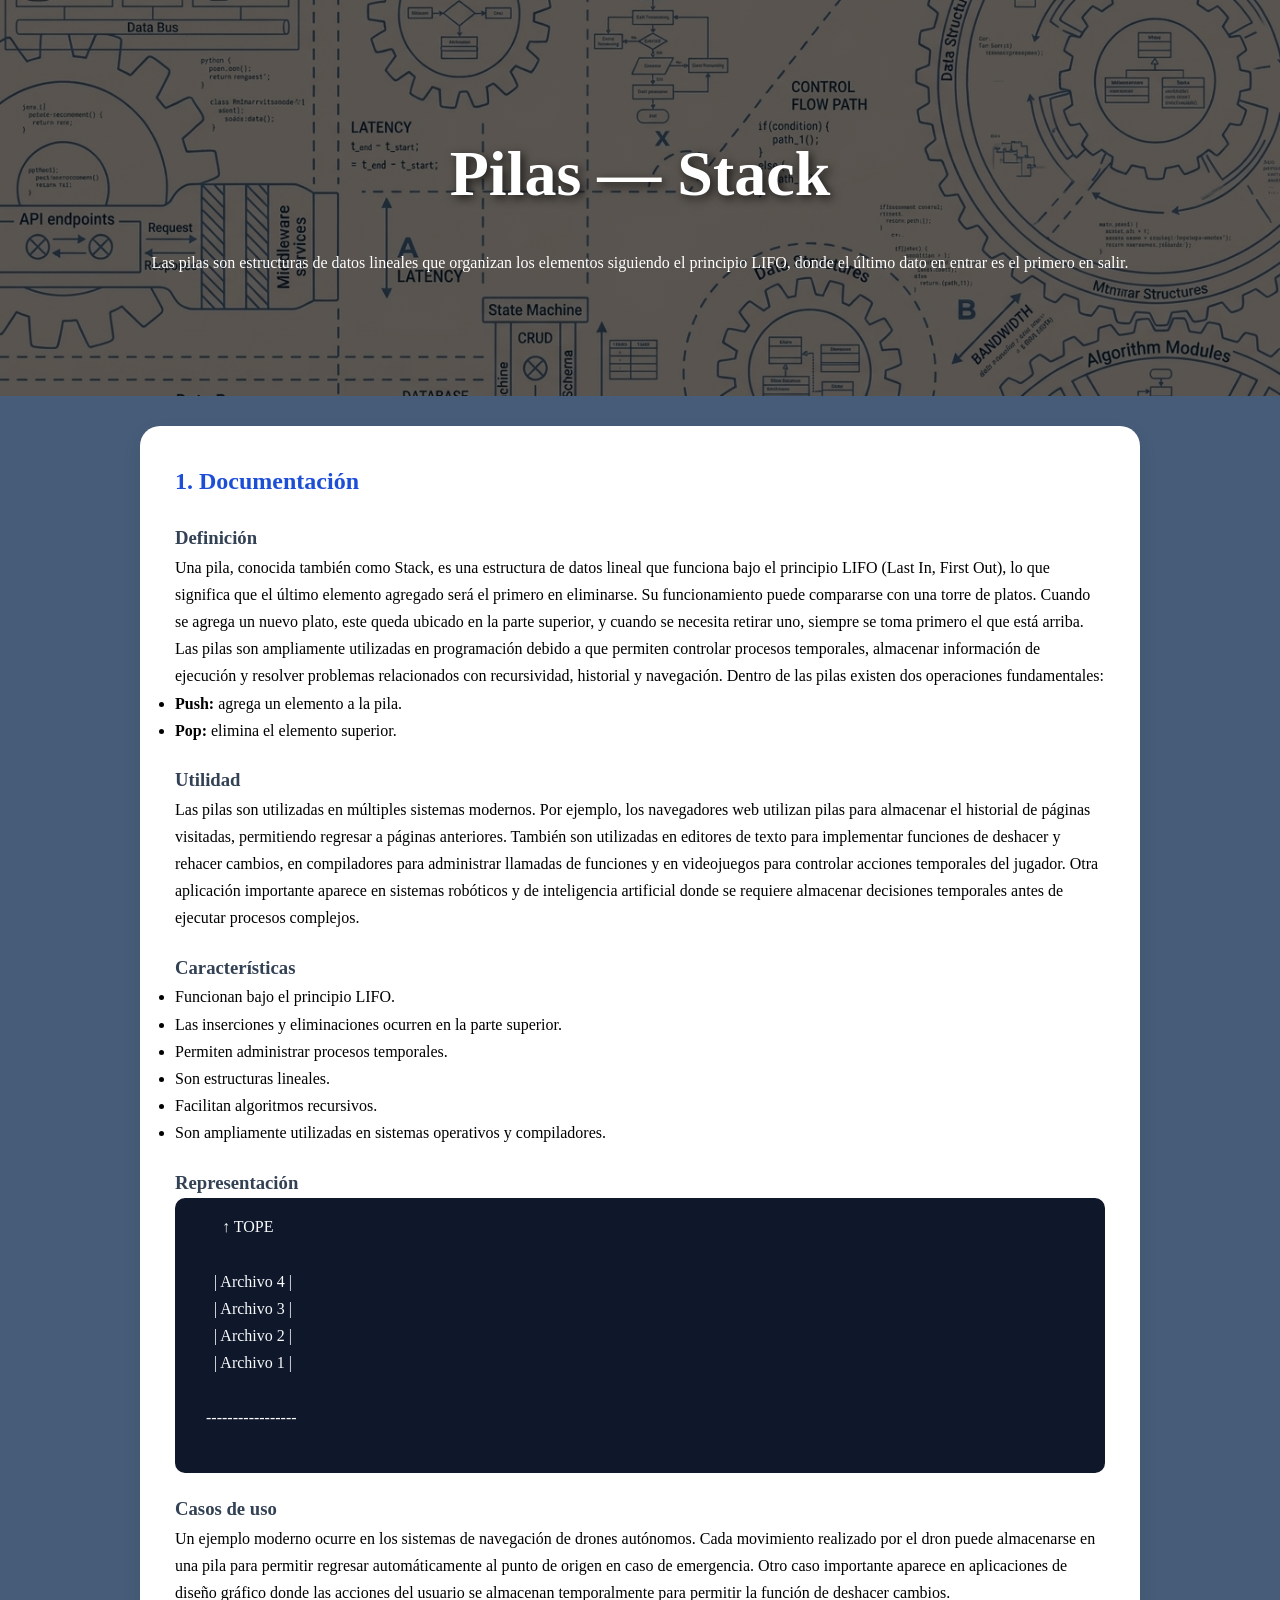
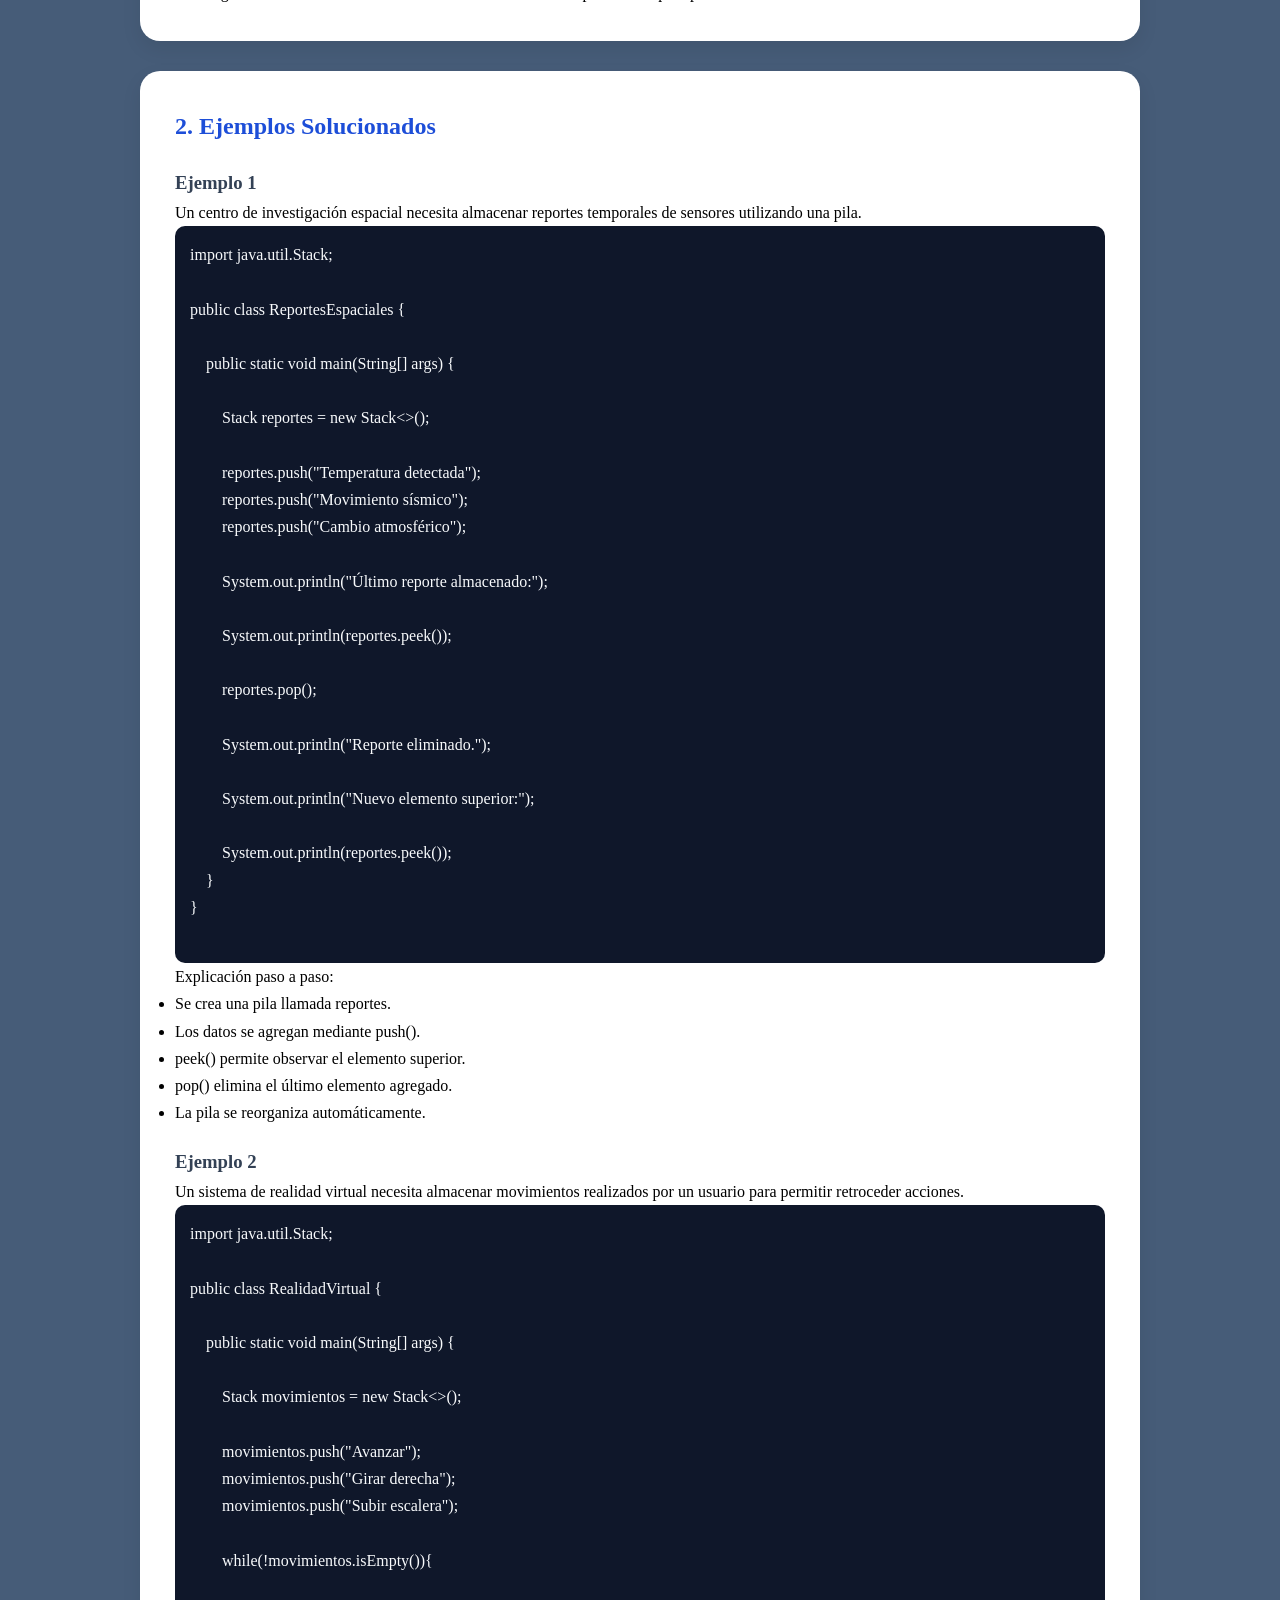
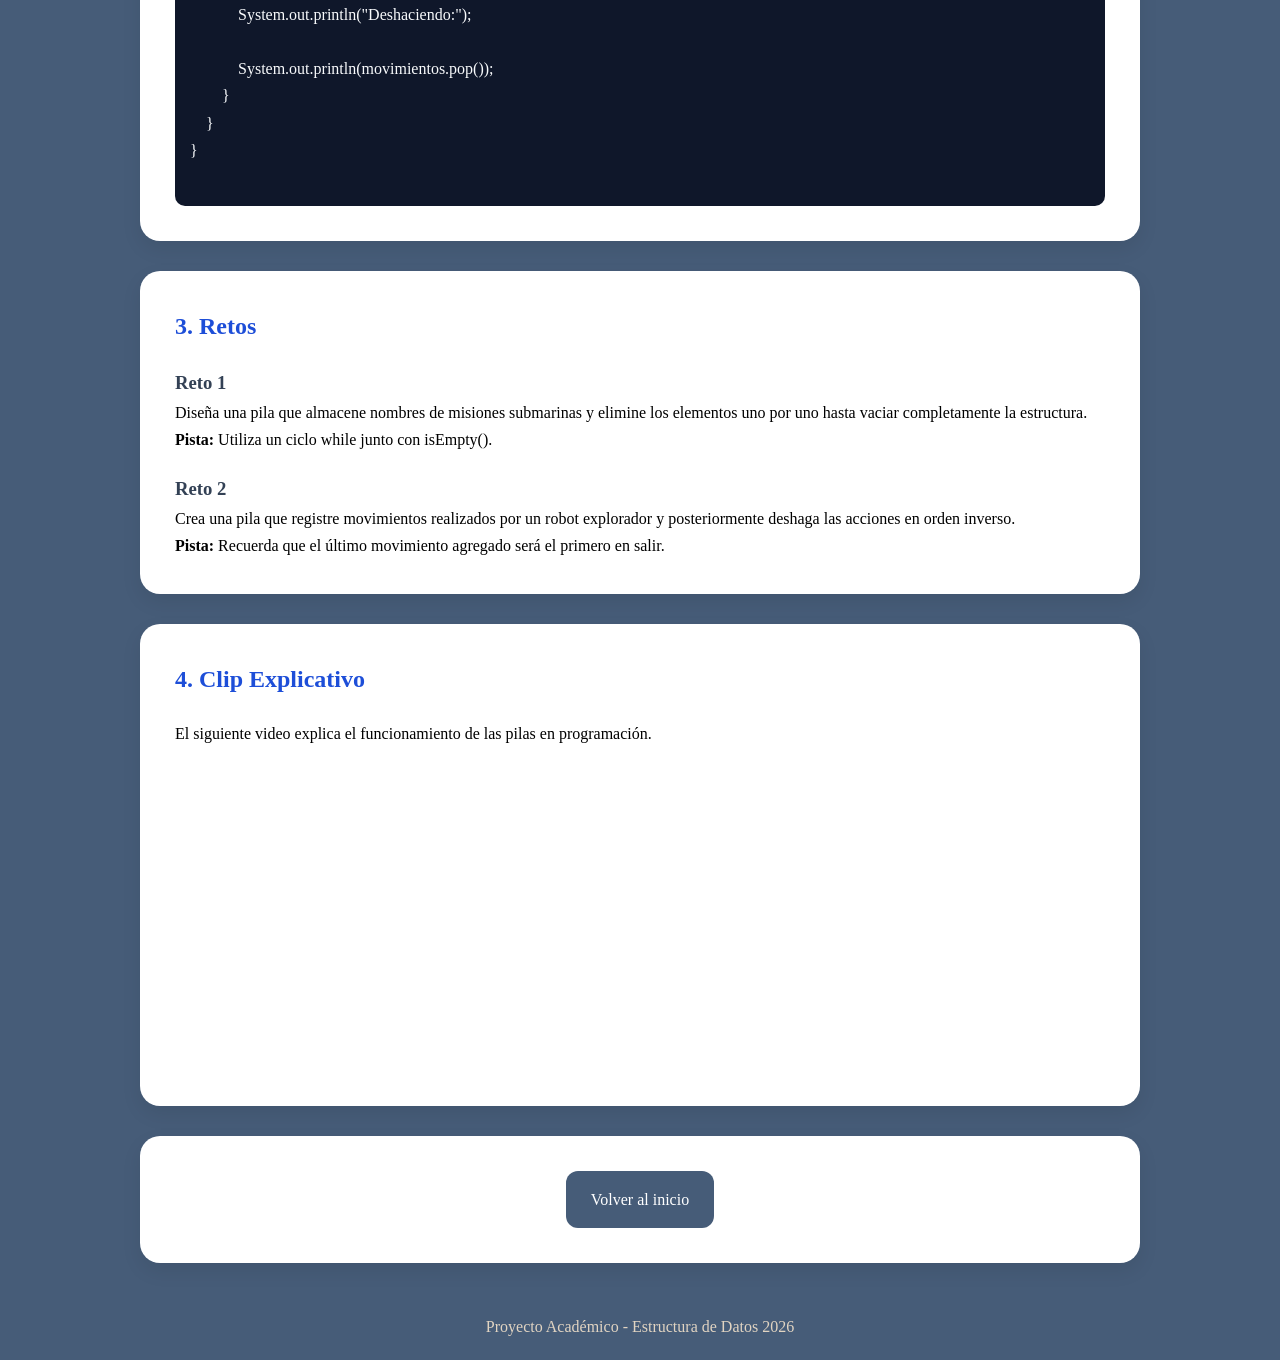
<file: parte-2-manual-estructura-datos/temas/05-pilas.html>
<!DOCTYPE html>
<html lang="es">
<head>
    <meta charset="UTF-8">
    <meta name="viewport" content="width=device-width, initial-scale=1.0">
    <title>Pilas - Stack</title>
    <link rel="stylesheet" href="../css/temas.css">
</head>
<body>

<header class="hero">
    <div class="hero-content">
        <h1>Pilas — Stack</h1>
        <p>
            Las pilas son estructuras de datos lineales que organizan los elementos
            siguiendo el principio LIFO, donde el último dato en entrar es el primero
            en salir.
        </p>
    </div>
</header>

<section class="temas">

    <h2>1. Documentación</h2>

    <h3>Definición</h3>

    <p>
        Una pila, conocida también como Stack, es una estructura de datos lineal
        que funciona bajo el principio LIFO (Last In, First Out), lo que significa
        que el último elemento agregado será el primero en eliminarse.

        Su funcionamiento puede compararse con una torre de platos. Cuando se agrega
        un nuevo plato, este queda ubicado en la parte superior, y cuando se necesita
        retirar uno, siempre se toma primero el que está arriba.

        Las pilas son ampliamente utilizadas en programación debido a que permiten
        controlar procesos temporales, almacenar información de ejecución y resolver
        problemas relacionados con recursividad, historial y navegación.

        Dentro de las pilas existen dos operaciones fundamentales:
    </p>

    <ul>
        <li><strong>Push:</strong> agrega un elemento a la pila.</li>
        <li><strong>Pop:</strong> elimina el elemento superior.</li>
    </ul>

    <h3>Utilidad</h3>

    <p>
        Las pilas son utilizadas en múltiples sistemas modernos. Por ejemplo,
        los navegadores web utilizan pilas para almacenar el historial de páginas
        visitadas, permitiendo regresar a páginas anteriores.

        También son utilizadas en editores de texto para implementar funciones
        de deshacer y rehacer cambios, en compiladores para administrar llamadas
        de funciones y en videojuegos para controlar acciones temporales del jugador.

        Otra aplicación importante aparece en sistemas robóticos y de inteligencia
        artificial donde se requiere almacenar decisiones temporales antes de ejecutar
        procesos complejos.
    </p>

    <h3>Características</h3>

    <ul>
        <li>Funcionan bajo el principio LIFO.</li>
        <li>Las inserciones y eliminaciones ocurren en la parte superior.</li>
        <li>Permiten administrar procesos temporales.</li>
        <li>Son estructuras lineales.</li>
        <li>Facilitan algoritmos recursivos.</li>
        <li>Son ampliamente utilizadas en sistemas operativos y compiladores.</li>
    </ul>

    <h3>Representación</h3>

    <pre>
        ↑ TOPE

      | Archivo 4 |
      | Archivo 3 |
      | Archivo 2 |
      | Archivo 1 |

    -----------------
    </pre>

    <h3>Casos de uso</h3>

    <p>
        Un ejemplo moderno ocurre en los sistemas de navegación de drones autónomos.
        Cada movimiento realizado por el dron puede almacenarse en una pila para
        permitir regresar automáticamente al punto de origen en caso de emergencia.

        Otro caso importante aparece en aplicaciones de diseño gráfico donde las
        acciones del usuario se almacenan temporalmente para permitir la función
        de deshacer cambios.
    </p>

</section>

<section class="temas">

    <h2>2. Ejemplos Solucionados</h2>

    <h3>Ejemplo 1</h3>

    <p>
        Un centro de investigación espacial necesita almacenar reportes temporales
        de sensores utilizando una pila.
    </p>

    <pre>
import java.util.Stack;

public class ReportesEspaciales {

    public static void main(String[] args) {

        Stack<String> reportes = new Stack<>();

        reportes.push("Temperatura detectada");
        reportes.push("Movimiento sísmico");
        reportes.push("Cambio atmosférico");

        System.out.println("Último reporte almacenado:");

        System.out.println(reportes.peek());

        reportes.pop();

        System.out.println("Reporte eliminado.");

        System.out.println("Nuevo elemento superior:");

        System.out.println(reportes.peek());
    }
}
    </pre>

    <p>
        Explicación paso a paso:
    </p>

    <ul>
        <li>Se crea una pila llamada reportes.</li>
        <li>Los datos se agregan mediante push().</li>
        <li>peek() permite observar el elemento superior.</li>
        <li>pop() elimina el último elemento agregado.</li>
        <li>La pila se reorganiza automáticamente.</li>
    </ul>

    <h3>Ejemplo 2</h3>

    <p>
        Un sistema de realidad virtual necesita almacenar movimientos realizados
        por un usuario para permitir retroceder acciones.
    </p>

    <pre>
import java.util.Stack;

public class RealidadVirtual {

    public static void main(String[] args) {

        Stack<String> movimientos = new Stack<>();

        movimientos.push("Avanzar");
        movimientos.push("Girar derecha");
        movimientos.push("Subir escalera");

        while(!movimientos.isEmpty()){

            System.out.println("Deshaciendo:");

            System.out.println(movimientos.pop());
        }
    }
}
    </pre>

</section>

<section class="temas">

    <h2>3. Retos</h2>

    <h3>Reto 1</h3>

    <p>
        Diseña una pila que almacene nombres de misiones submarinas y elimine
        los elementos uno por uno hasta vaciar completamente la estructura.
    </p>

    <p>
        <strong>Pista:</strong>
        Utiliza un ciclo while junto con isEmpty().
    </p>

    <h3>Reto 2</h3>

    <p>
        Crea una pila que registre movimientos realizados por un robot explorador
        y posteriormente deshaga las acciones en orden inverso.
    </p>

    <p>
        <strong>Pista:</strong>
        Recuerda que el último movimiento agregado será el primero en salir.
    </p>

</section>

<section class="temas">

    <h2>4. Clip Explicativo</h2>

    <p>
        El siguiente video explica el funcionamiento de las pilas en programación.
    </p>

    <iframe
        width="560"
        height="315"
        src="https://www.youtube.com/embed/JDlhpEuLUrQ"
        frameborder="0"
        allowfullscreen>
    </iframe>

</section>

<section class="temas" style="text-align:center;">
    <a href="../index.html" class="card">Volver al inicio</a>
</section>

<footer>
    <p>Proyecto Académico - Estructura de Datos 2026</p>
</footer>

</body>
</html>
</file>
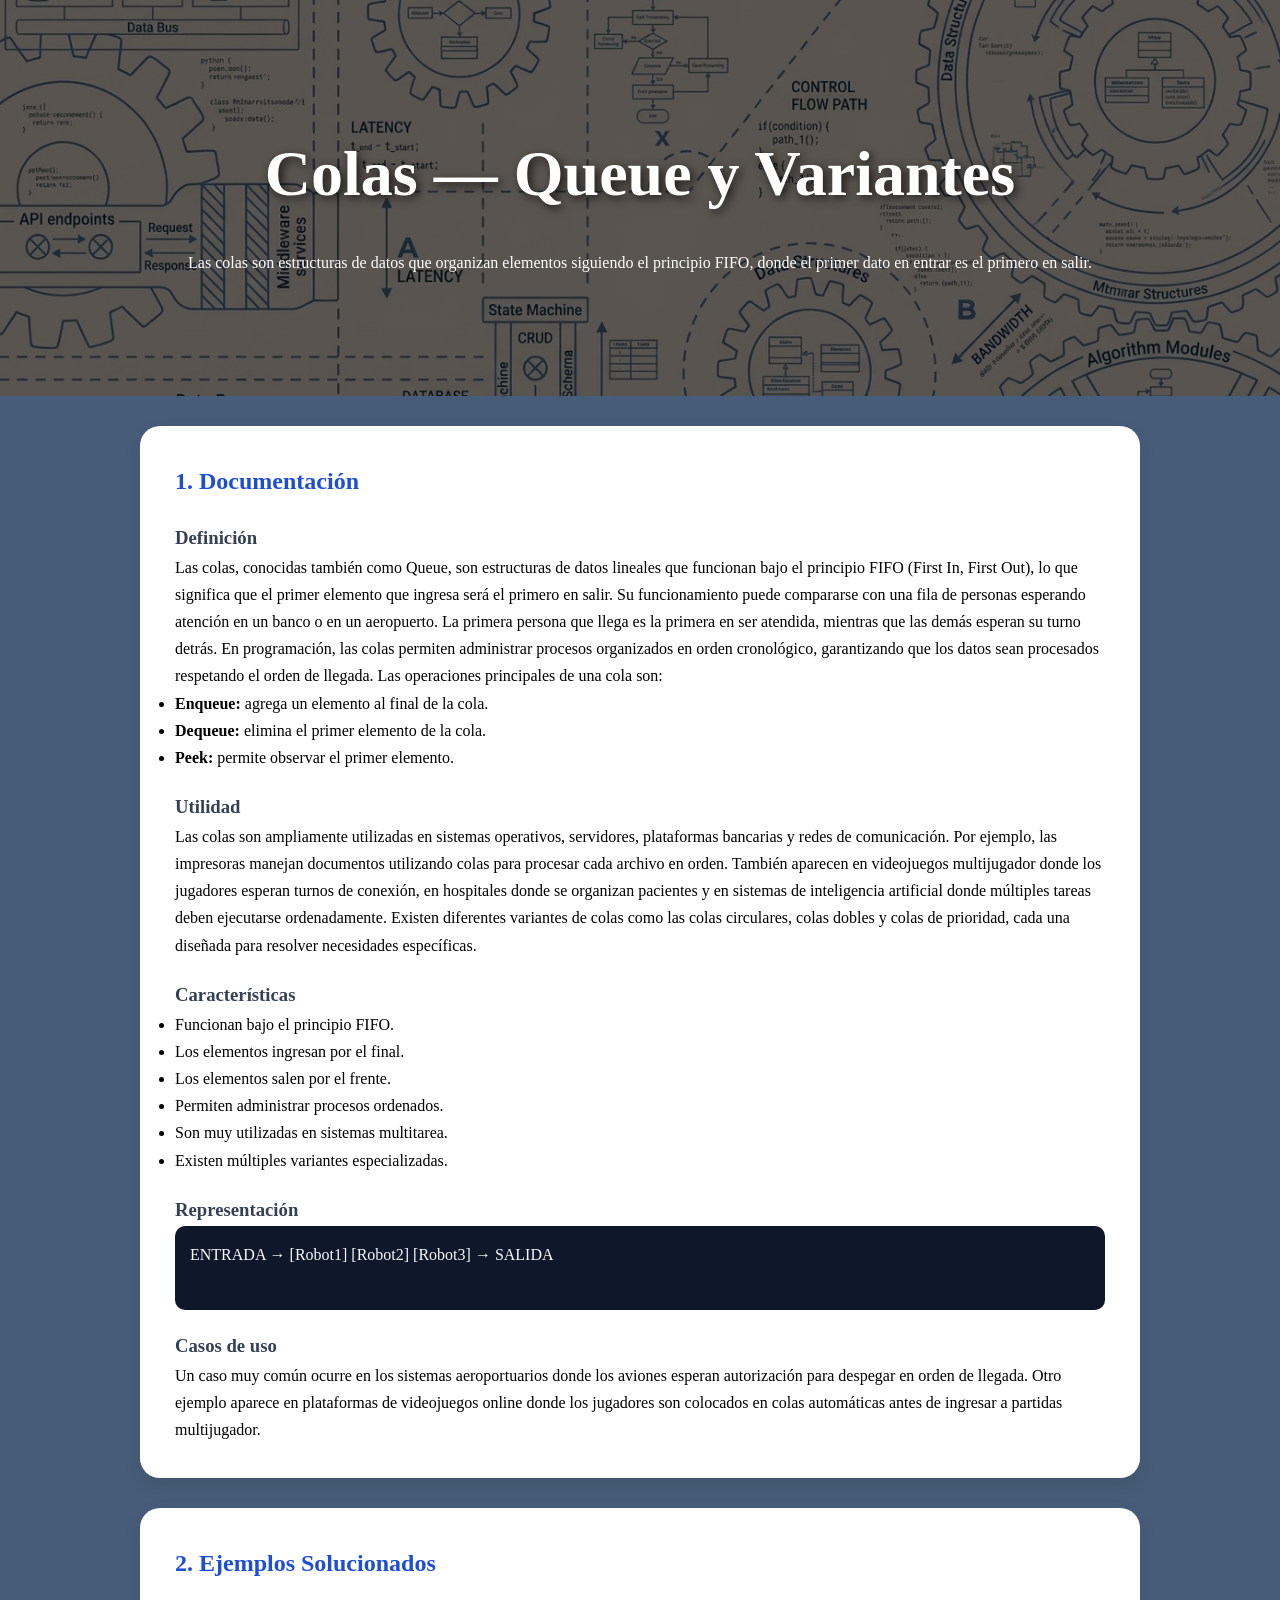
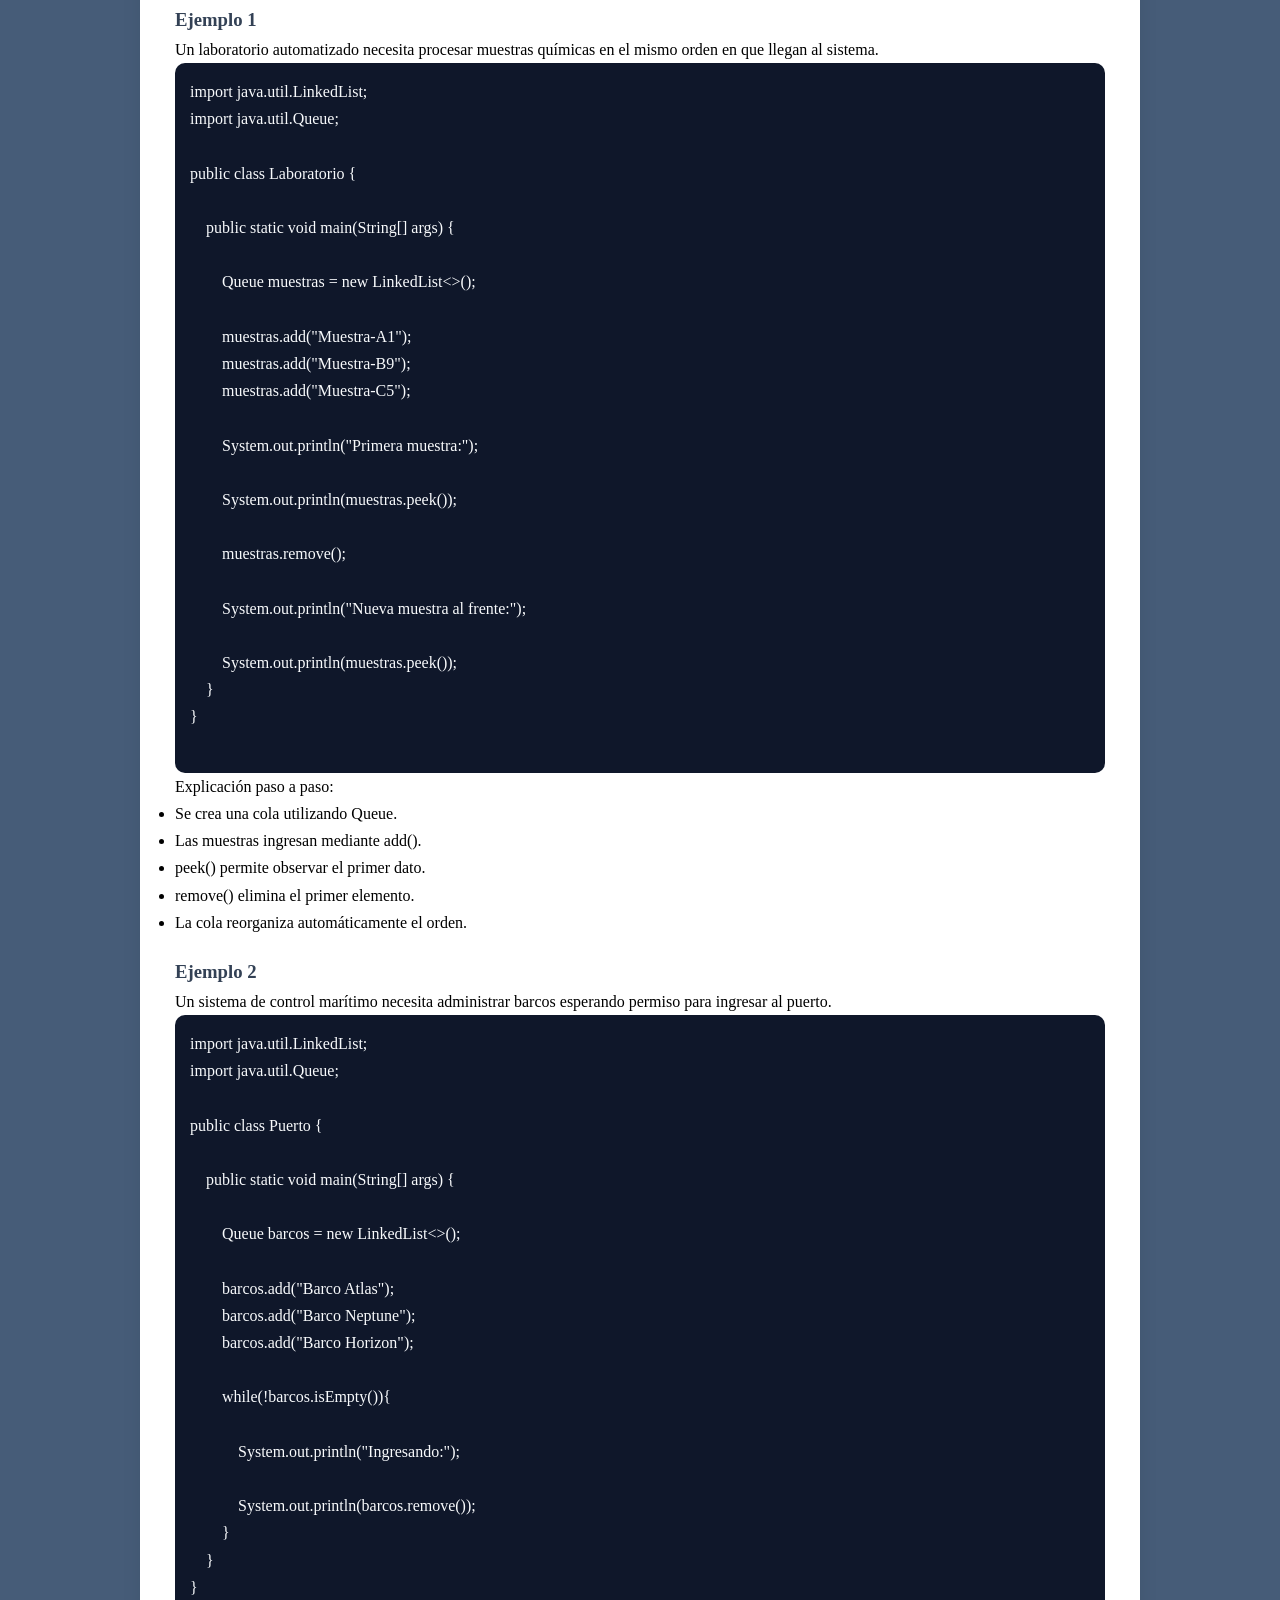
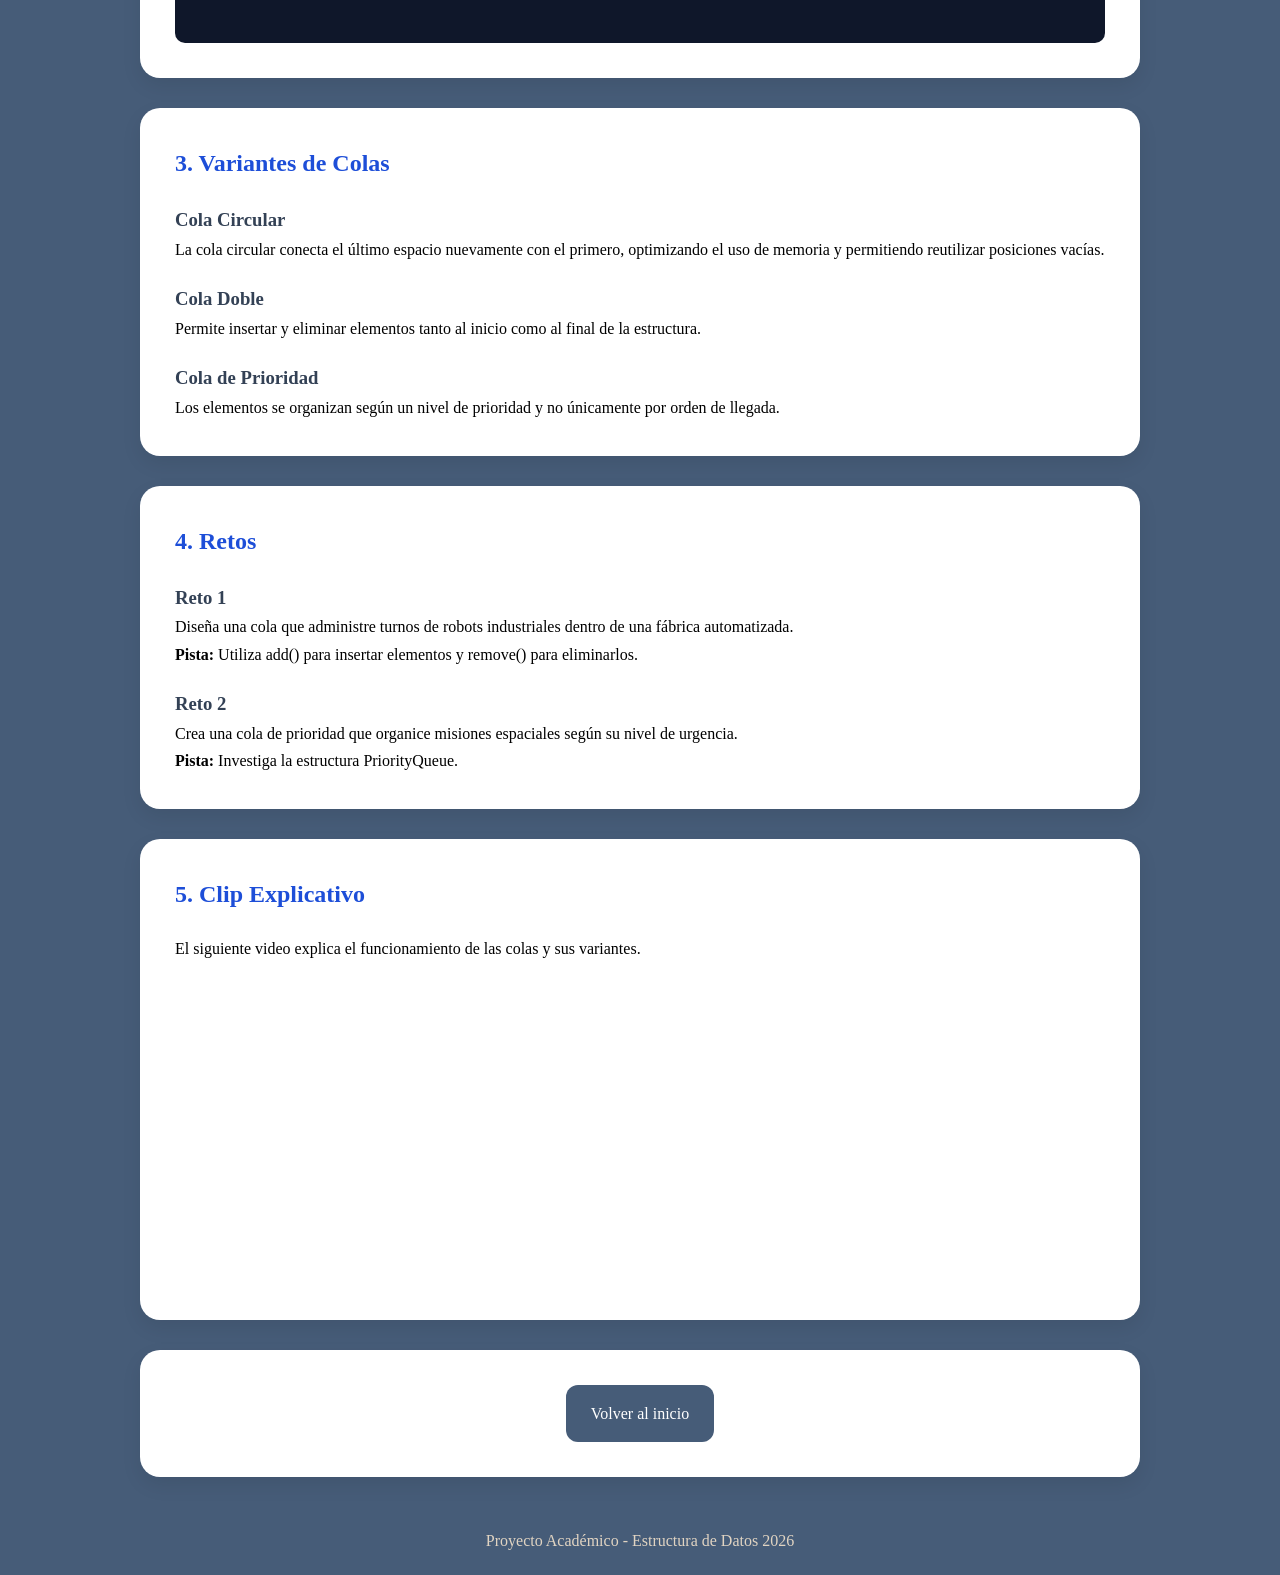
<file: parte-2-manual-estructura-datos/temas/06-colas.html>
<!DOCTYPE html>
<html lang="es">
<head>
    <meta charset="UTF-8">
    <meta name="viewport" content="width=device-width, initial-scale=1.0">
    <title>Colas - Queue y Variantes</title>
    <link rel="stylesheet" href="../css/temas.css">
</head>
<body>

<header class="hero">
    <div class="hero-content">
        <h1>Colas — Queue y Variantes</h1>
        <p>
            Las colas son estructuras de datos que organizan elementos siguiendo
            el principio FIFO, donde el primer dato en entrar es el primero en salir.
        </p>
    </div>
</header>

<section class="temas">

    <h2>1. Documentación</h2>

    <h3>Definición</h3>

    <p>
        Las colas, conocidas también como Queue, son estructuras de datos lineales
        que funcionan bajo el principio FIFO (First In, First Out), lo que significa
        que el primer elemento que ingresa será el primero en salir.

        Su funcionamiento puede compararse con una fila de personas esperando atención
        en un banco o en un aeropuerto. La primera persona que llega es la primera
        en ser atendida, mientras que las demás esperan su turno detrás.

        En programación, las colas permiten administrar procesos organizados en orden
        cronológico, garantizando que los datos sean procesados respetando el orden
        de llegada.

        Las operaciones principales de una cola son:
    </p>

    <ul>
        <li><strong>Enqueue:</strong> agrega un elemento al final de la cola.</li>
        <li><strong>Dequeue:</strong> elimina el primer elemento de la cola.</li>
        <li><strong>Peek:</strong> permite observar el primer elemento.</li>
    </ul>

    <h3>Utilidad</h3>

    <p>
        Las colas son ampliamente utilizadas en sistemas operativos, servidores,
        plataformas bancarias y redes de comunicación. Por ejemplo, las impresoras
        manejan documentos utilizando colas para procesar cada archivo en orden.

        También aparecen en videojuegos multijugador donde los jugadores esperan
        turnos de conexión, en hospitales donde se organizan pacientes y en sistemas
        de inteligencia artificial donde múltiples tareas deben ejecutarse ordenadamente.

        Existen diferentes variantes de colas como las colas circulares, colas dobles
        y colas de prioridad, cada una diseñada para resolver necesidades específicas.
    </p>

    <h3>Características</h3>

    <ul>
        <li>Funcionan bajo el principio FIFO.</li>
        <li>Los elementos ingresan por el final.</li>
        <li>Los elementos salen por el frente.</li>
        <li>Permiten administrar procesos ordenados.</li>
        <li>Son muy utilizadas en sistemas multitarea.</li>
        <li>Existen múltiples variantes especializadas.</li>
    </ul>

    <h3>Representación</h3>

    <pre>
ENTRADA → [Robot1] [Robot2] [Robot3] → SALIDA
    </pre>

    <h3>Casos de uso</h3>

    <p>
        Un caso muy común ocurre en los sistemas aeroportuarios donde los aviones
        esperan autorización para despegar en orden de llegada.

        Otro ejemplo aparece en plataformas de videojuegos online donde los jugadores
        son colocados en colas automáticas antes de ingresar a partidas multijugador.
    </p>

</section>

<section class="temas">

    <h2>2. Ejemplos Solucionados</h2>

    <h3>Ejemplo 1</h3>

    <p>
        Un laboratorio automatizado necesita procesar muestras químicas en el mismo
        orden en que llegan al sistema.
    </p>

    <pre>
import java.util.LinkedList;
import java.util.Queue;

public class Laboratorio {

    public static void main(String[] args) {

        Queue<String> muestras = new LinkedList<>();

        muestras.add("Muestra-A1");
        muestras.add("Muestra-B9");
        muestras.add("Muestra-C5");

        System.out.println("Primera muestra:");

        System.out.println(muestras.peek());

        muestras.remove();

        System.out.println("Nueva muestra al frente:");

        System.out.println(muestras.peek());
    }
}
    </pre>

    <p>
        Explicación paso a paso:
    </p>

    <ul>
        <li>Se crea una cola utilizando Queue.</li>
        <li>Las muestras ingresan mediante add().</li>
        <li>peek() permite observar el primer dato.</li>
        <li>remove() elimina el primer elemento.</li>
        <li>La cola reorganiza automáticamente el orden.</li>
    </ul>

    <h3>Ejemplo 2</h3>

    <p>
        Un sistema de control marítimo necesita administrar barcos esperando permiso
        para ingresar al puerto.
    </p>

    <pre>
import java.util.LinkedList;
import java.util.Queue;

public class Puerto {

    public static void main(String[] args) {

        Queue<String> barcos = new LinkedList<>();

        barcos.add("Barco Atlas");
        barcos.add("Barco Neptune");
        barcos.add("Barco Horizon");

        while(!barcos.isEmpty()){

            System.out.println("Ingresando:");

            System.out.println(barcos.remove());
        }
    }
}
    </pre>

</section>

<section class="temas">

    <h2>3. Variantes de Colas</h2>

    <h3>Cola Circular</h3>

    <p>
        La cola circular conecta el último espacio nuevamente con el primero,
        optimizando el uso de memoria y permitiendo reutilizar posiciones vacías.
    </p>

    <h3>Cola Doble</h3>

    <p>
        Permite insertar y eliminar elementos tanto al inicio como al final
        de la estructura.
    </p>

    <h3>Cola de Prioridad</h3>

    <p>
        Los elementos se organizan según un nivel de prioridad y no únicamente
        por orden de llegada.
    </p>

</section>

<section class="temas">

    <h2>4. Retos</h2>

    <h3>Reto 1</h3>

    <p>
        Diseña una cola que administre turnos de robots industriales dentro
        de una fábrica automatizada.
    </p>

    <p>
        <strong>Pista:</strong>
        Utiliza add() para insertar elementos y remove() para eliminarlos.
    </p>

    <h3>Reto 2</h3>

    <p>
        Crea una cola de prioridad que organice misiones espaciales según
        su nivel de urgencia.
    </p>

    <p>
        <strong>Pista:</strong>
        Investiga la estructura PriorityQueue.
    </p>

</section>

<section class="temas">

    <h2>5. Clip Explicativo</h2>

    <p>
        El siguiente video explica el funcionamiento de las colas y sus variantes.
    </p>

    <iframe
        width="560"
        height="315"
        src="https://www.youtube.com/embed/6i2f6k5PPjs"
        frameborder="0"
        allowfullscreen>
    </iframe>

</section>

<section class="temas" style="text-align:center;">
    <a href="../index.html" class="card">Volver al inicio</a>
</section>

<footer>
    <p>Proyecto Académico - Estructura de Datos 2026</p>
</footer>

</body>
</html>
</file>
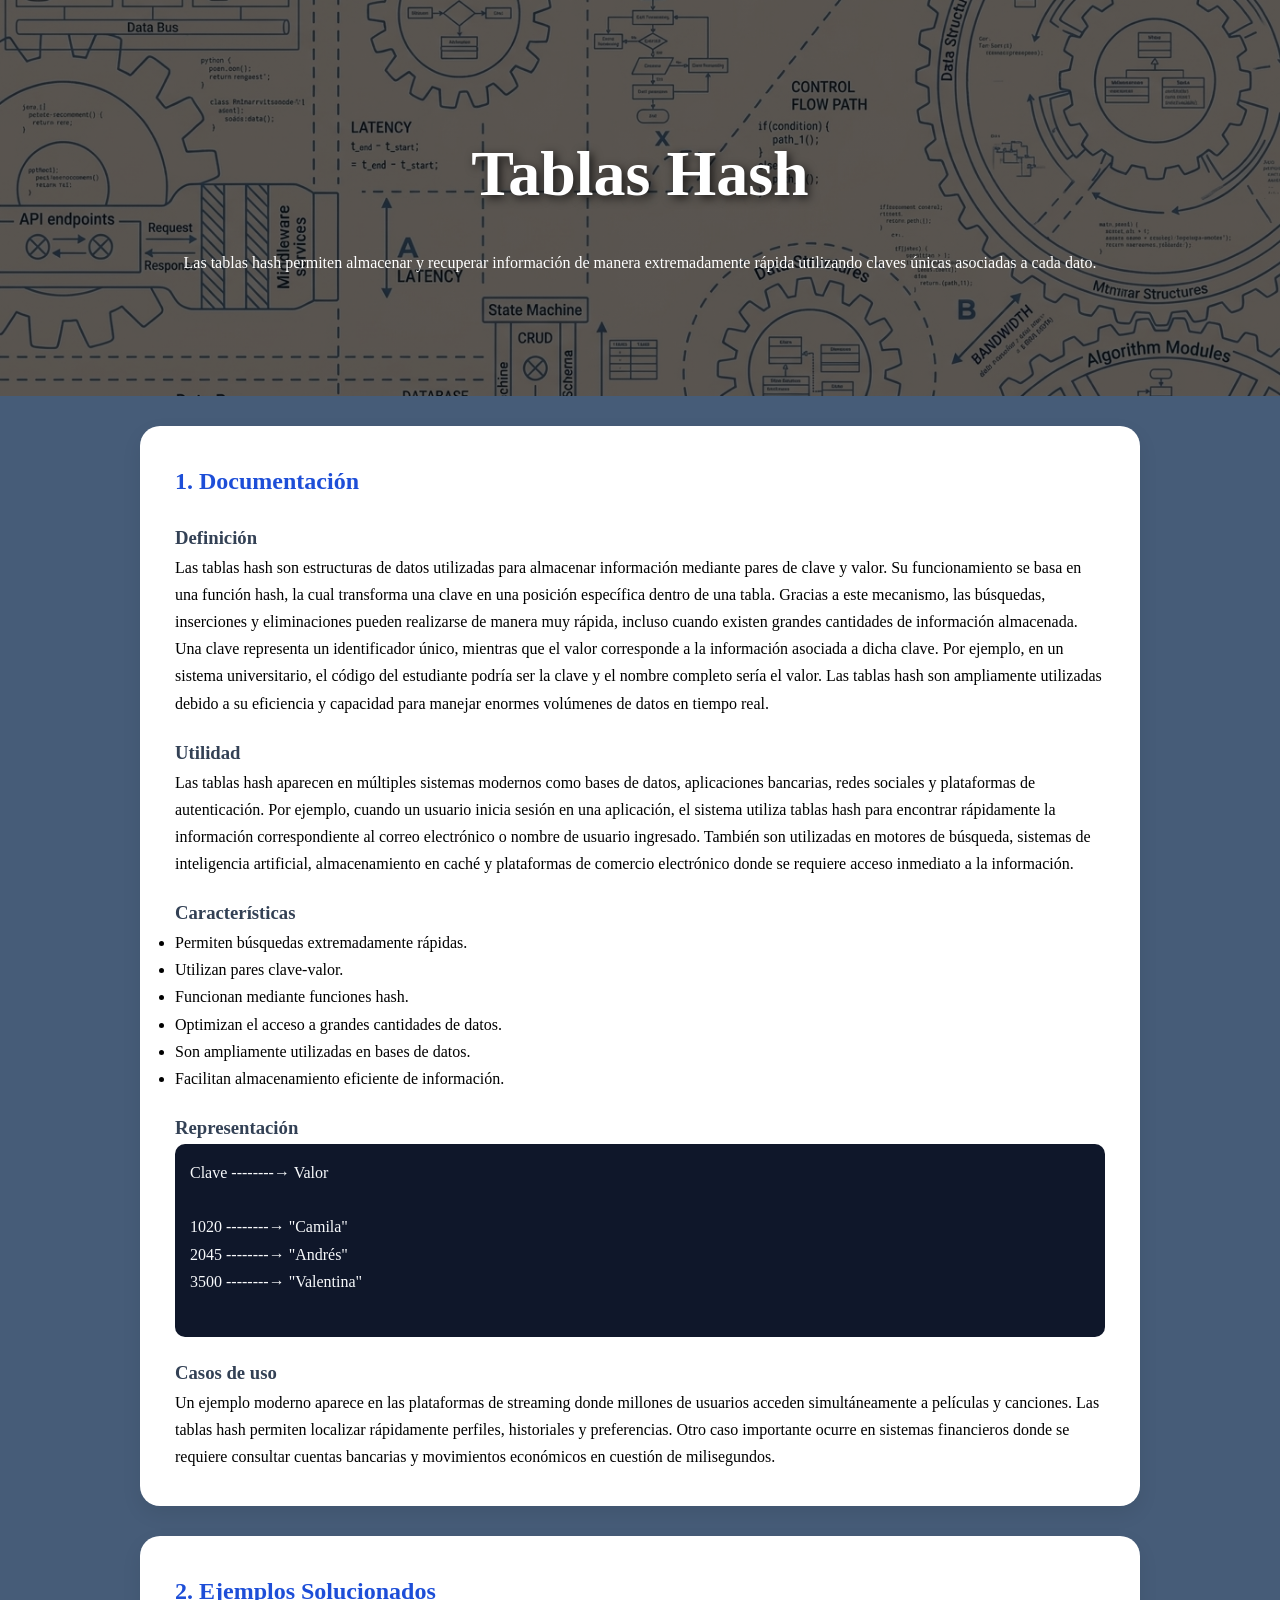
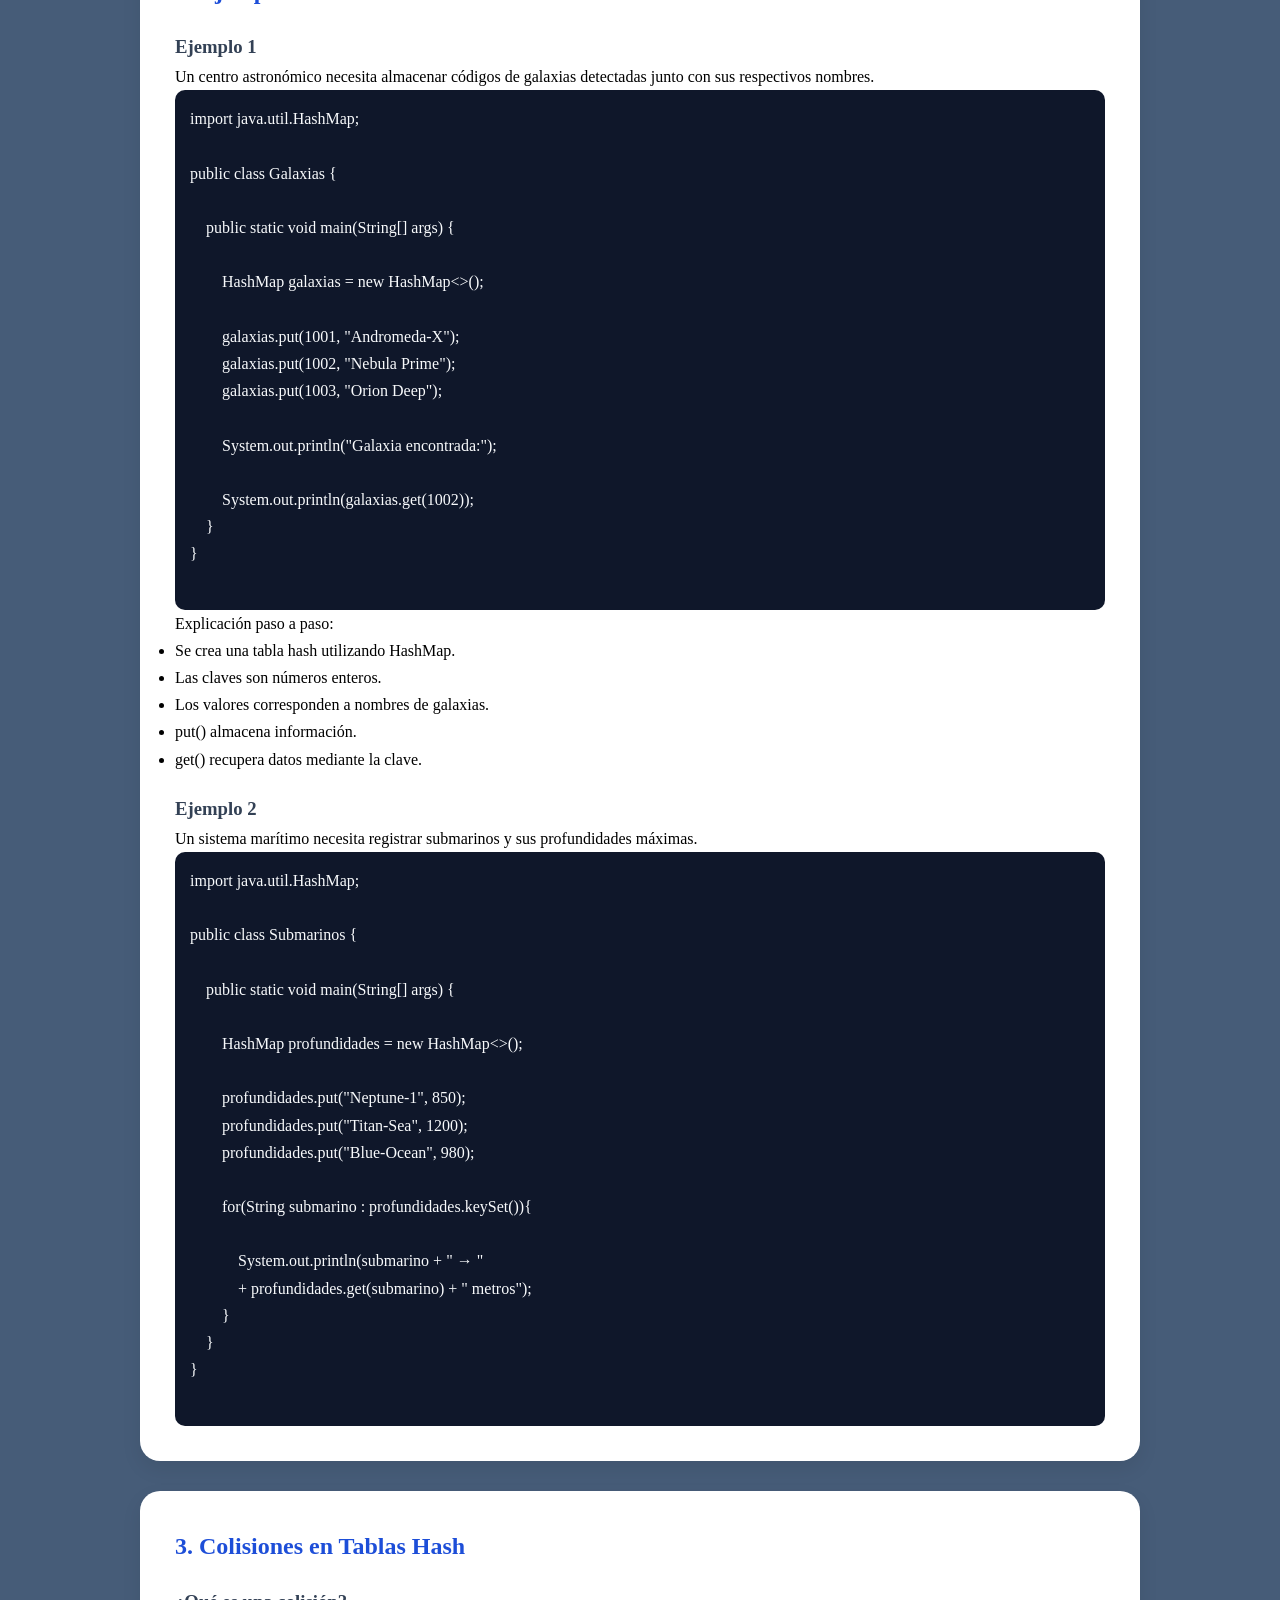
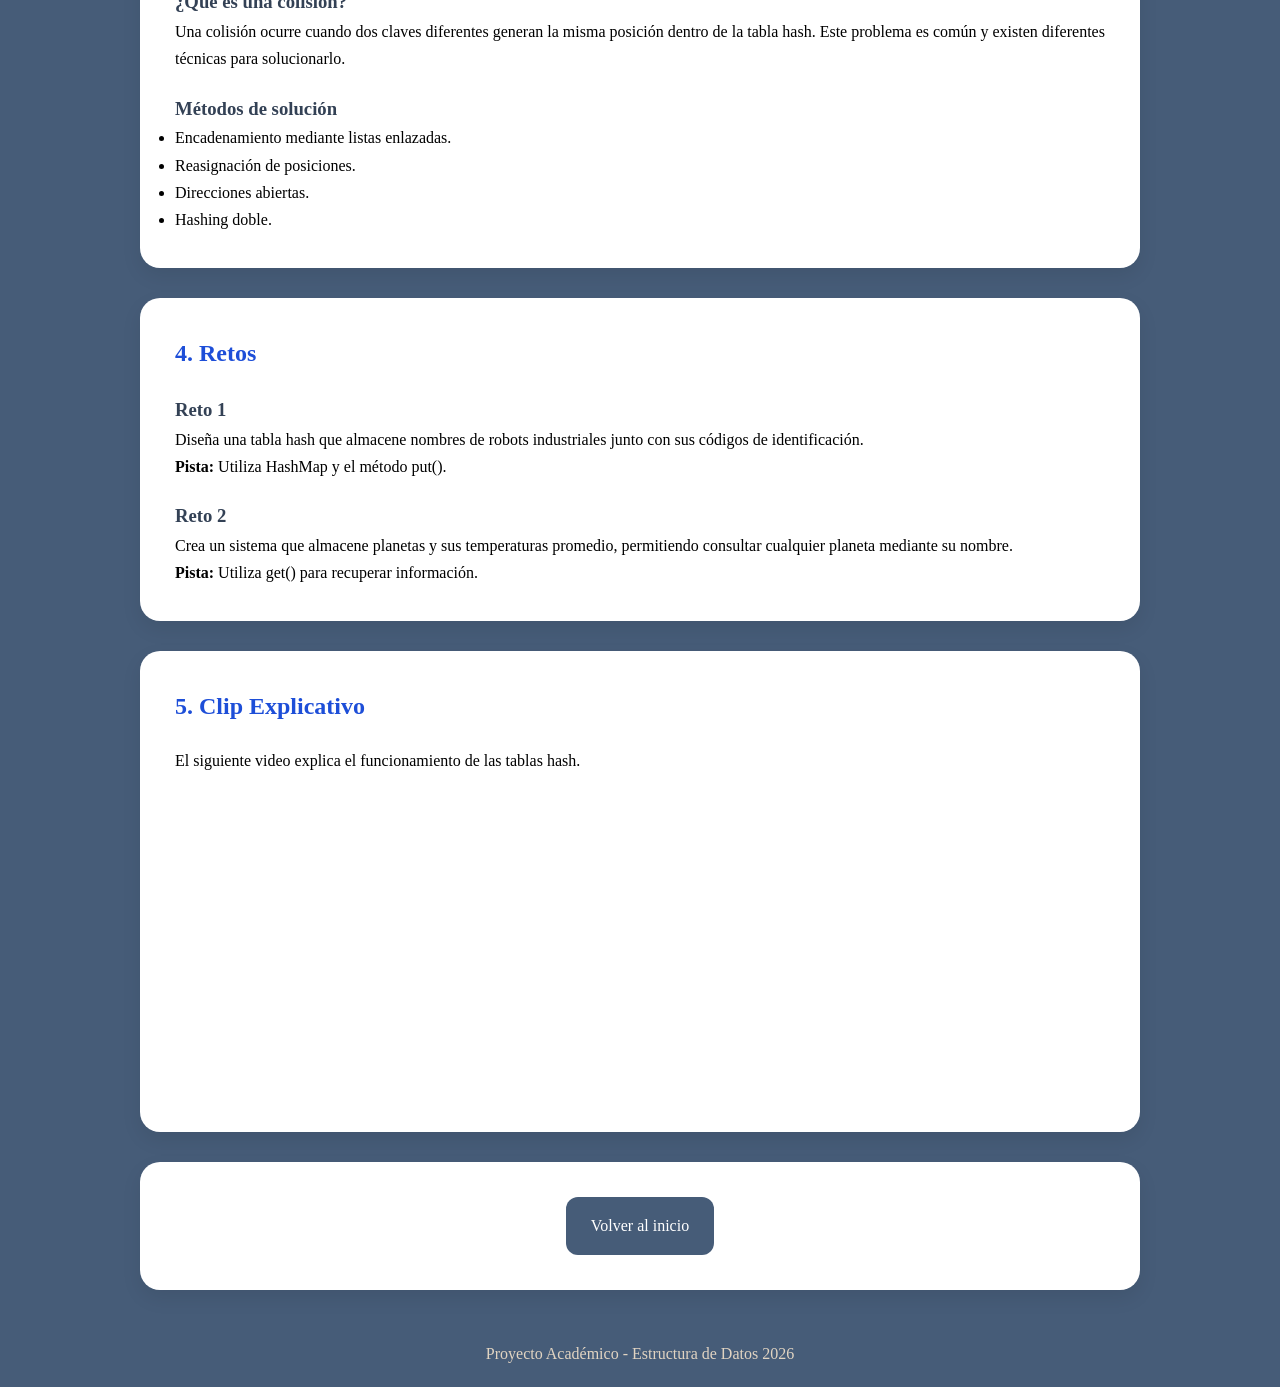
<file: parte-2-manual-estructura-datos/temas/07-tablas-hash.html>
<!DOCTYPE html>
<html lang="es">
<head>
    <meta charset="UTF-8">
    <meta name="viewport" content="width=device-width, initial-scale=1.0">
    <title>Tablas Hash</title>
    <link rel="stylesheet" href="../css/temas.css">
</head>
<body>

<header class="hero">
    <div class="hero-content">
        <h1>Tablas Hash</h1>
        <p>
            Las tablas hash permiten almacenar y recuperar información de manera
            extremadamente rápida utilizando claves únicas asociadas a cada dato.
        </p>
    </div>
</header>

<section class="temas">

    <h2>1. Documentación</h2>

    <h3>Definición</h3>

    <p>
        Las tablas hash son estructuras de datos utilizadas para almacenar información
        mediante pares de clave y valor. Su funcionamiento se basa en una función hash,
        la cual transforma una clave en una posición específica dentro de una tabla.

        Gracias a este mecanismo, las búsquedas, inserciones y eliminaciones pueden
        realizarse de manera muy rápida, incluso cuando existen grandes cantidades
        de información almacenada.

        Una clave representa un identificador único, mientras que el valor corresponde
        a la información asociada a dicha clave. Por ejemplo, en un sistema universitario,
        el código del estudiante podría ser la clave y el nombre completo sería el valor.

        Las tablas hash son ampliamente utilizadas debido a su eficiencia y capacidad
        para manejar enormes volúmenes de datos en tiempo real.
    </p>

    <h3>Utilidad</h3>

    <p>
        Las tablas hash aparecen en múltiples sistemas modernos como bases de datos,
        aplicaciones bancarias, redes sociales y plataformas de autenticación.

        Por ejemplo, cuando un usuario inicia sesión en una aplicación, el sistema
        utiliza tablas hash para encontrar rápidamente la información correspondiente
        al correo electrónico o nombre de usuario ingresado.

        También son utilizadas en motores de búsqueda, sistemas de inteligencia artificial,
        almacenamiento en caché y plataformas de comercio electrónico donde se requiere
        acceso inmediato a la información.
    </p>

    <h3>Características</h3>

    <ul>
        <li>Permiten búsquedas extremadamente rápidas.</li>
        <li>Utilizan pares clave-valor.</li>
        <li>Funcionan mediante funciones hash.</li>
        <li>Optimizan el acceso a grandes cantidades de datos.</li>
        <li>Son ampliamente utilizadas en bases de datos.</li>
        <li>Facilitan almacenamiento eficiente de información.</li>
    </ul>

    <h3>Representación</h3>

    <pre>
Clave --------→ Valor

1020 --------→ "Camila"
2045 --------→ "Andrés"
3500 --------→ "Valentina"
    </pre>

    <h3>Casos de uso</h3>

    <p>
        Un ejemplo moderno aparece en las plataformas de streaming donde millones
        de usuarios acceden simultáneamente a películas y canciones. Las tablas hash
        permiten localizar rápidamente perfiles, historiales y preferencias.

        Otro caso importante ocurre en sistemas financieros donde se requiere consultar
        cuentas bancarias y movimientos económicos en cuestión de milisegundos.
    </p>

</section>

<section class="temas">

    <h2>2. Ejemplos Solucionados</h2>

    <h3>Ejemplo 1</h3>

    <p>
        Un centro astronómico necesita almacenar códigos de galaxias detectadas
        junto con sus respectivos nombres.
    </p>

    <pre>
import java.util.HashMap;

public class Galaxias {

    public static void main(String[] args) {

        HashMap<Integer, String> galaxias = new HashMap<>();

        galaxias.put(1001, "Andromeda-X");
        galaxias.put(1002, "Nebula Prime");
        galaxias.put(1003, "Orion Deep");

        System.out.println("Galaxia encontrada:");

        System.out.println(galaxias.get(1002));
    }
}
    </pre>

    <p>
        Explicación paso a paso:
    </p>

    <ul>
        <li>Se crea una tabla hash utilizando HashMap.</li>
        <li>Las claves son números enteros.</li>
        <li>Los valores corresponden a nombres de galaxias.</li>
        <li>put() almacena información.</li>
        <li>get() recupera datos mediante la clave.</li>
    </ul>

    <h3>Ejemplo 2</h3>

    <p>
        Un sistema marítimo necesita registrar submarinos y sus profundidades máximas.
    </p>

    <pre>
import java.util.HashMap;

public class Submarinos {

    public static void main(String[] args) {

        HashMap<String, Integer> profundidades = new HashMap<>();

        profundidades.put("Neptune-1", 850);
        profundidades.put("Titan-Sea", 1200);
        profundidades.put("Blue-Ocean", 980);

        for(String submarino : profundidades.keySet()){

            System.out.println(submarino + " → " 
            + profundidades.get(submarino) + " metros");
        }
    }
}
    </pre>

</section>

<section class="temas">

    <h2>3. Colisiones en Tablas Hash</h2>

    <h3>¿Qué es una colisión?</h3>

    <p>
        Una colisión ocurre cuando dos claves diferentes generan la misma posición
        dentro de la tabla hash. Este problema es común y existen diferentes técnicas
        para solucionarlo.
    </p>

    <h3>Métodos de solución</h3>

    <ul>
        <li>Encadenamiento mediante listas enlazadas.</li>
        <li>Reasignación de posiciones.</li>
        <li>Direcciones abiertas.</li>
        <li>Hashing doble.</li>
    </ul>

</section>

<section class="temas">

    <h2>4. Retos</h2>

    <h3>Reto 1</h3>

    <p>
        Diseña una tabla hash que almacene nombres de robots industriales
        junto con sus códigos de identificación.
    </p>

    <p>
        <strong>Pista:</strong>
        Utiliza HashMap y el método put().
    </p>

    <h3>Reto 2</h3>

    <p>
        Crea un sistema que almacene planetas y sus temperaturas promedio,
        permitiendo consultar cualquier planeta mediante su nombre.
    </p>

    <p>
        <strong>Pista:</strong>
        Utiliza get() para recuperar información.
    </p>

</section>

<section class="temas">

    <h2>5. Clip Explicativo</h2>

    <p>
        El siguiente video explica el funcionamiento de las tablas hash.
    </p>

    <iframe
        width="560"
        height="315"
        src="https://www.youtube.com/embed/9tZsDJ3JBUA"
        frameborder="0"
        allowfullscreen>
    </iframe>

</section>

<section class="temas" style="text-align:center;">
    <a href="../index.html" class="card">Volver al inicio</a>
</section>

<footer>
    <p>Proyecto Académico - Estructura de Datos 2026</p>
</footer>

</body>
</html>
</file>
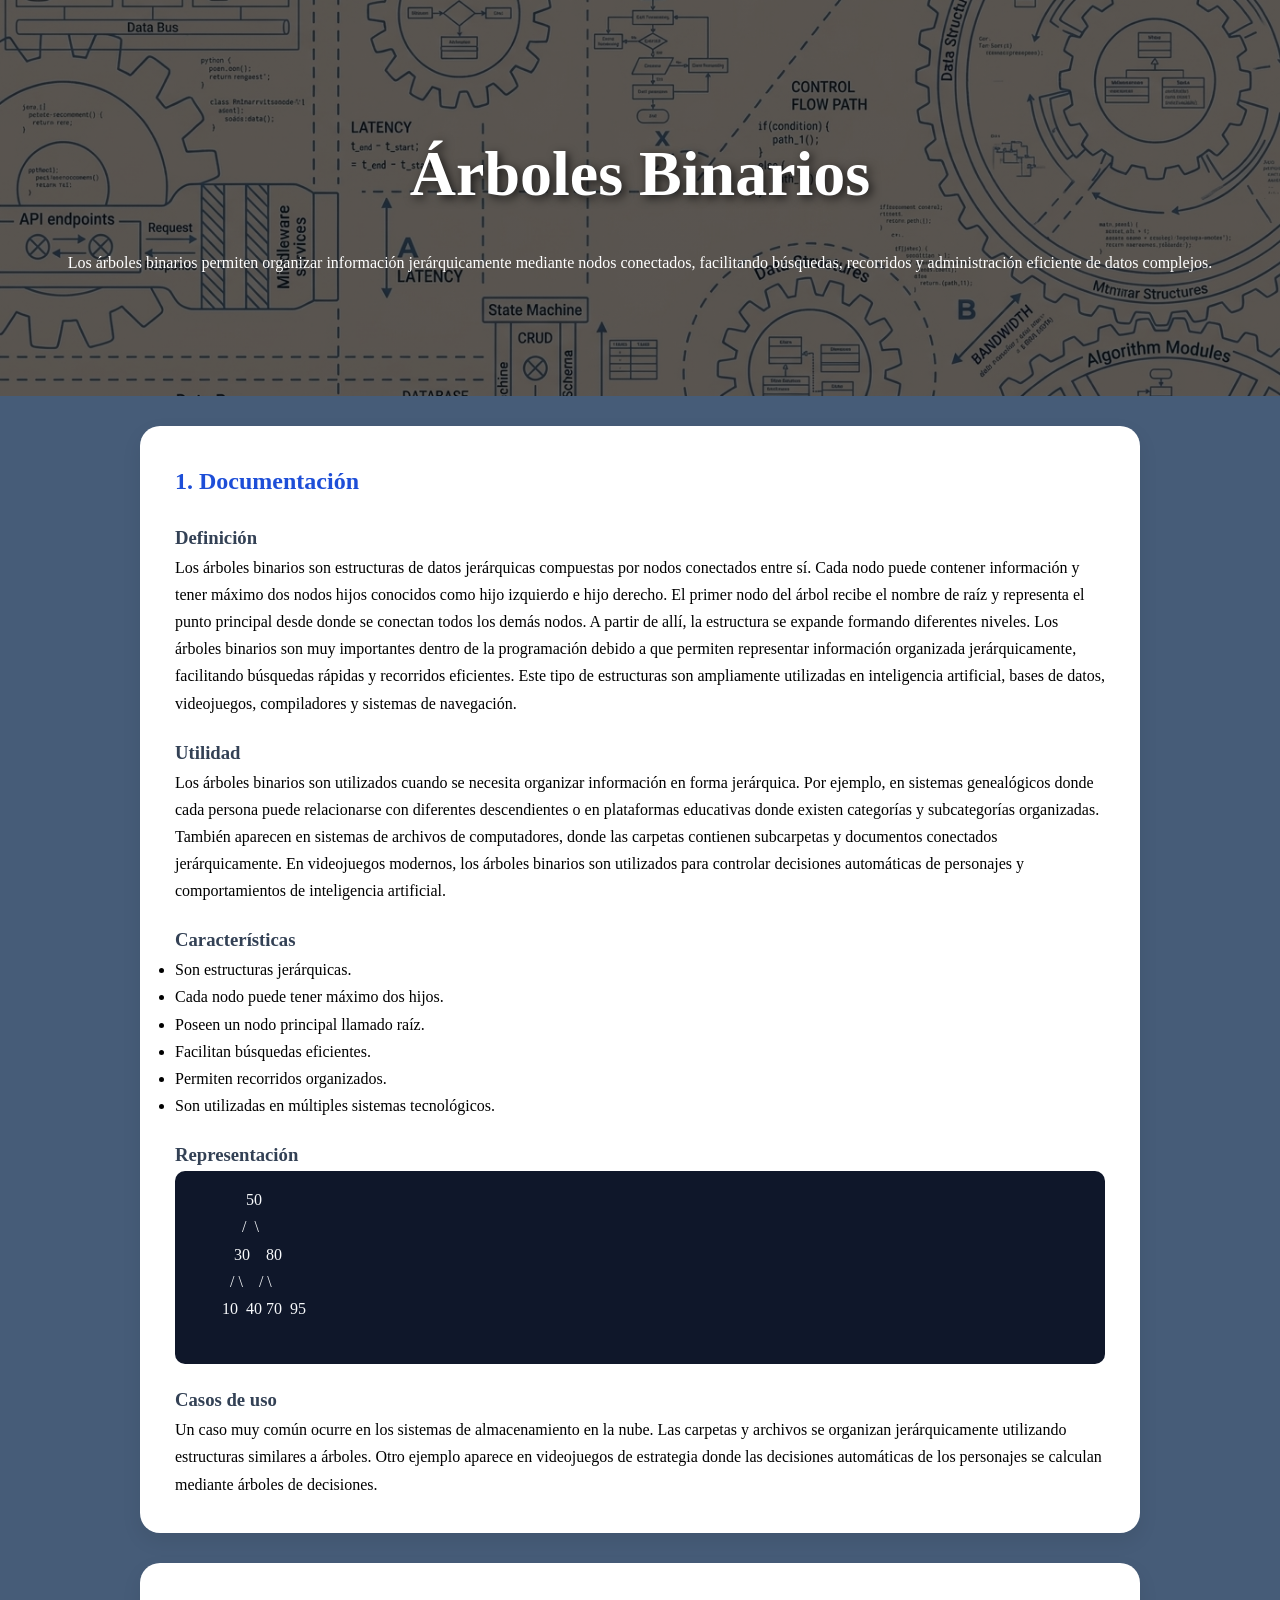
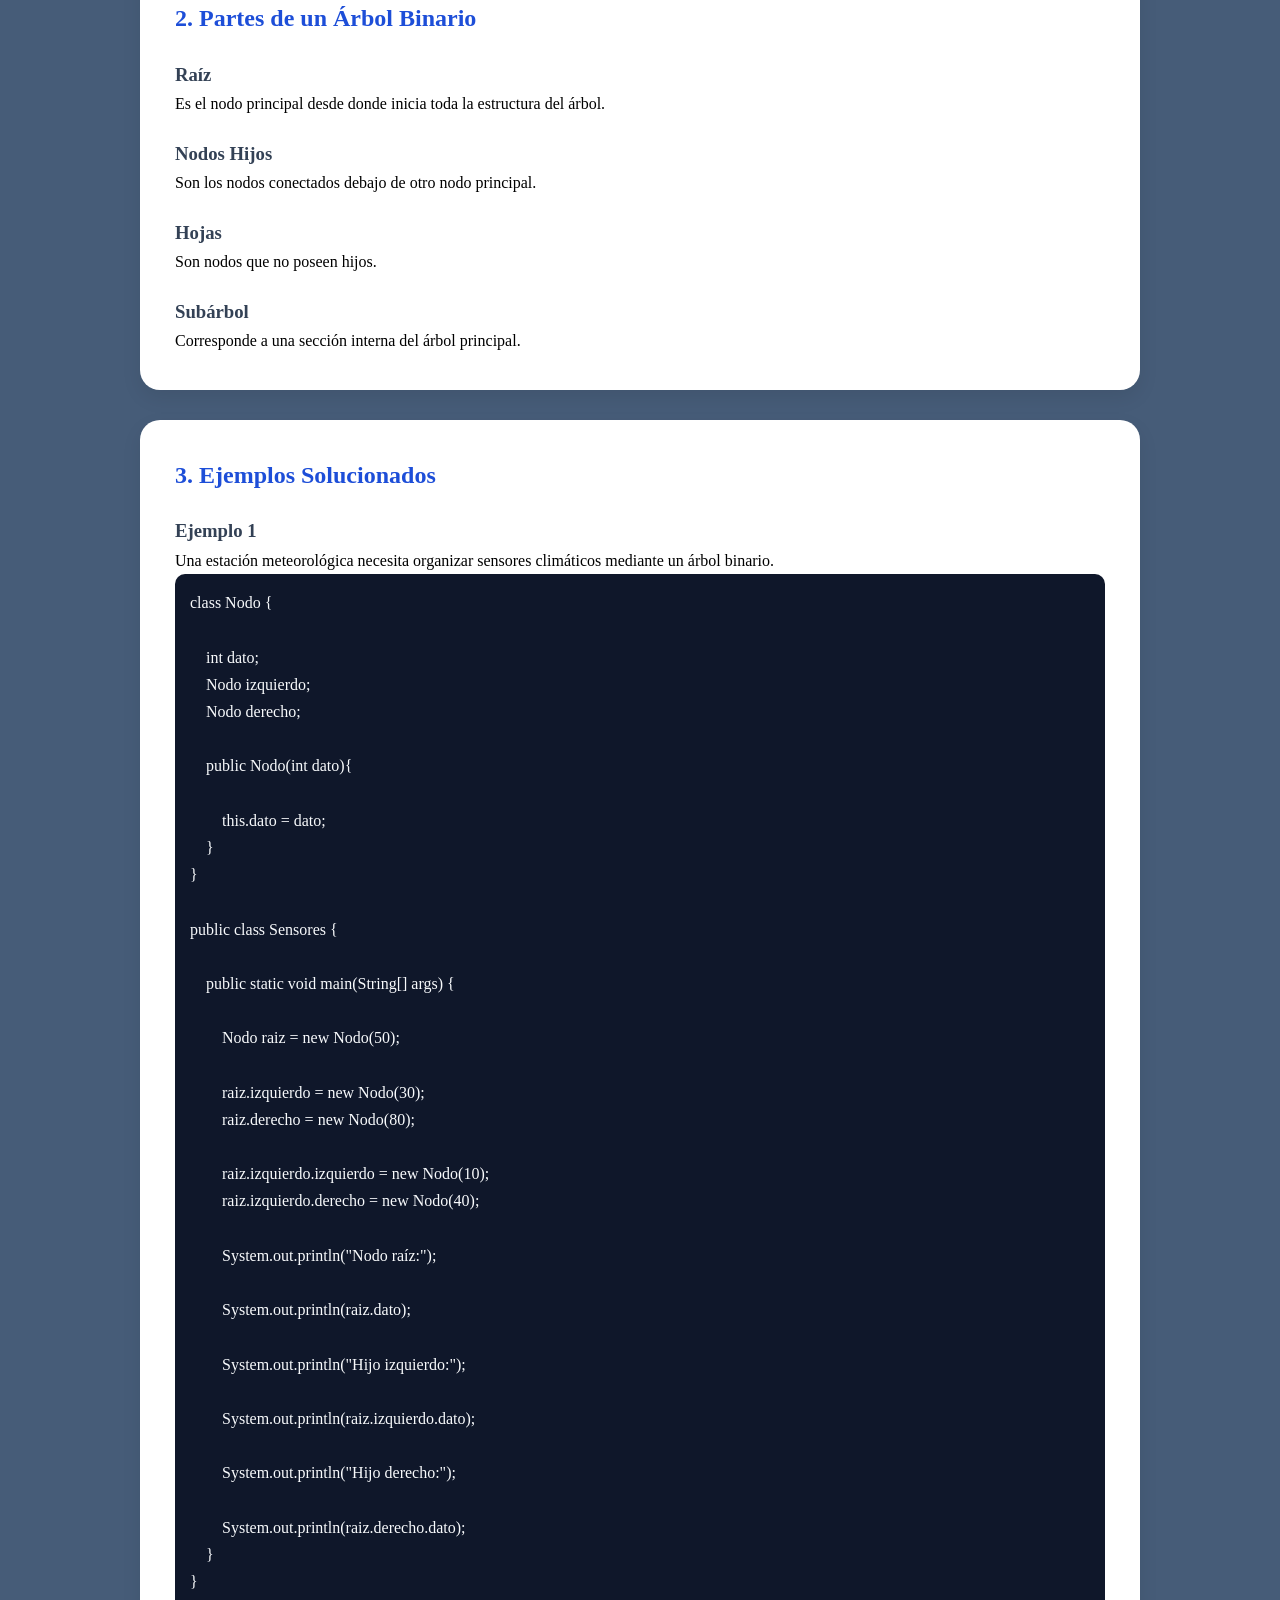
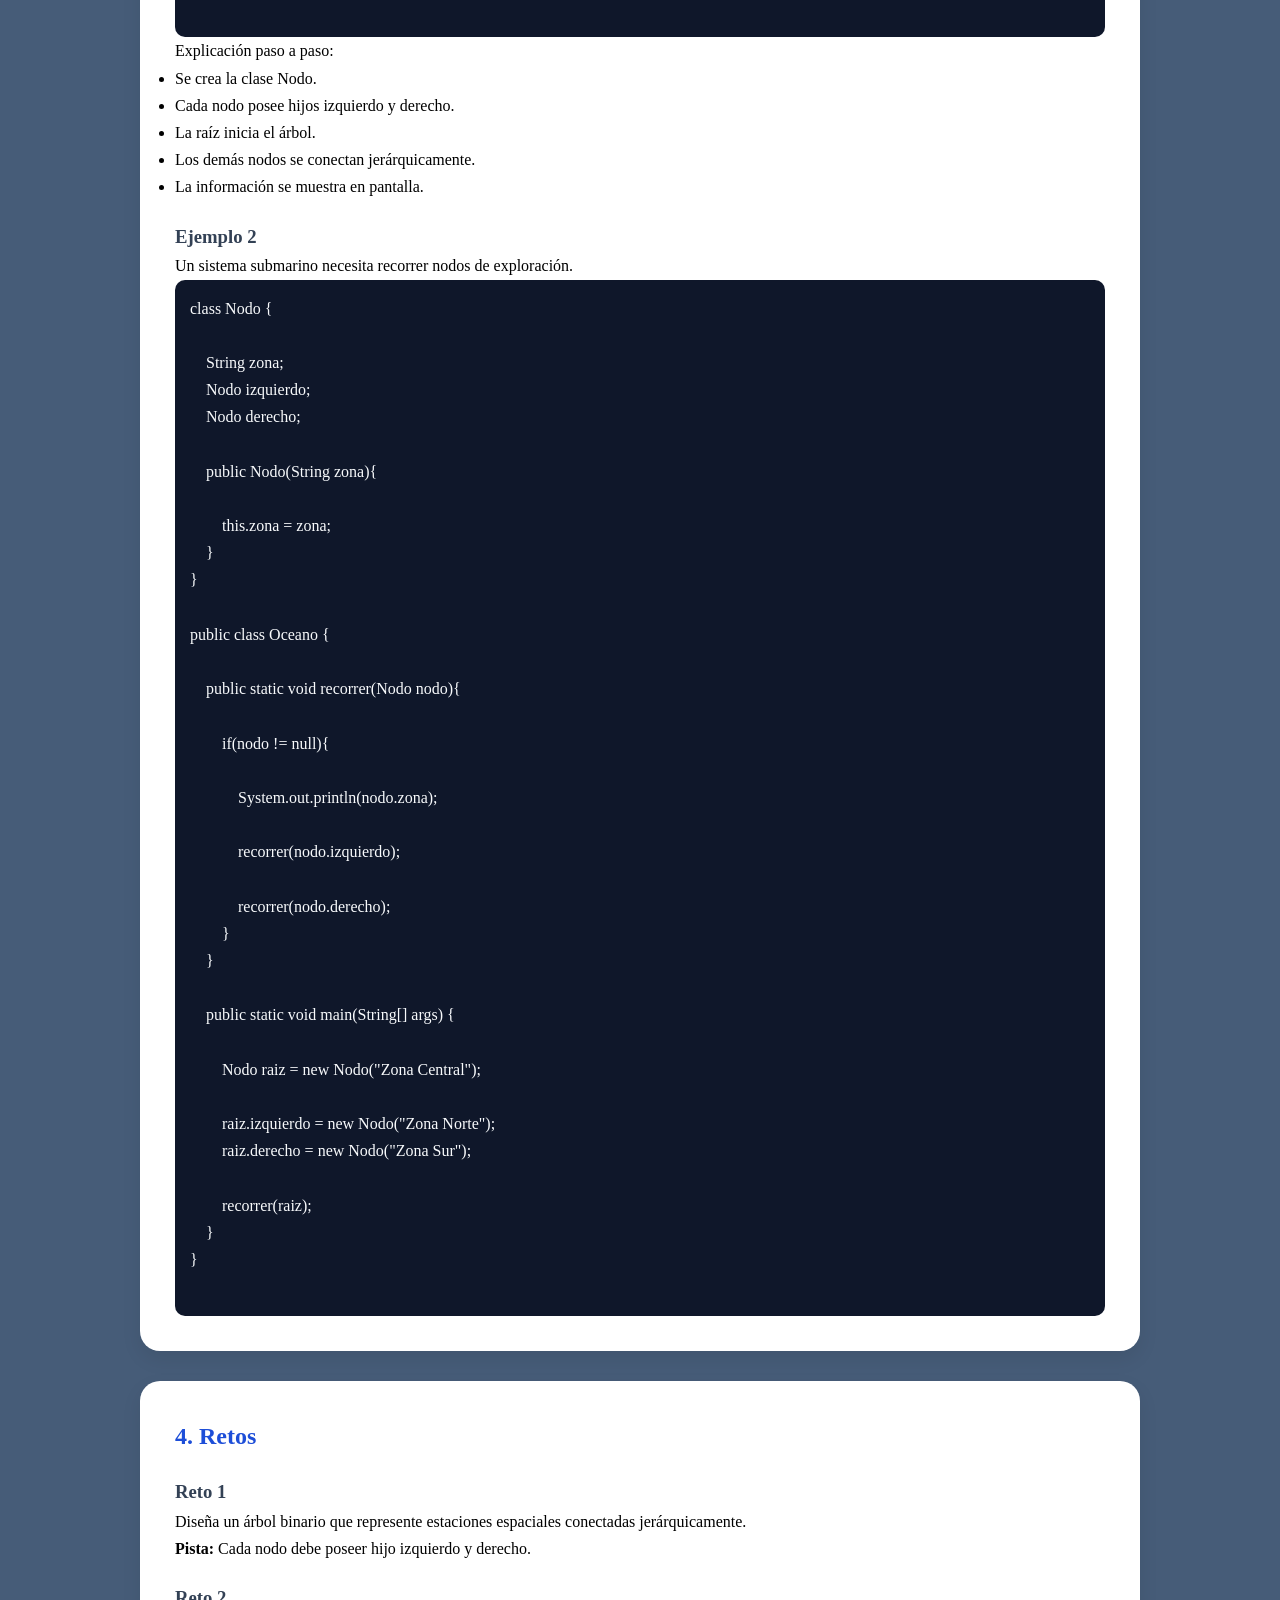
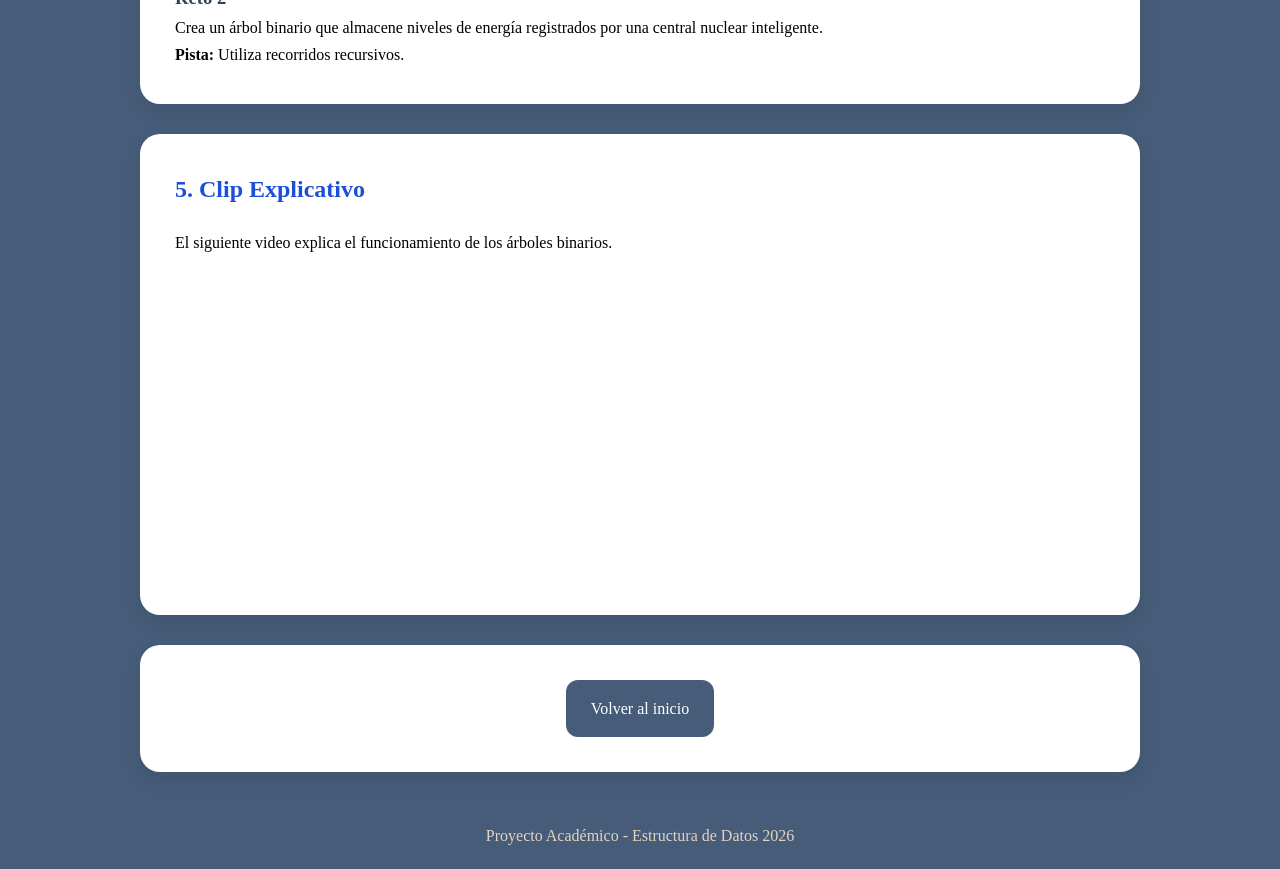
<file: parte-2-manual-estructura-datos/temas/08-arboles-binarios.html>
<!DOCTYPE html>
<html lang="es">
<head>
    <meta charset="UTF-8">
    <meta name="viewport" content="width=device-width, initial-scale=1.0">
    <title>Árboles Binarios</title>
    <link rel="stylesheet" href="../css/temas.css">
</head>
<body>

<header class="hero">
    <div class="hero-content">
        <h1>Árboles Binarios</h1>
        <p>
            Los árboles binarios permiten organizar información jerárquicamente
            mediante nodos conectados, facilitando búsquedas, recorridos y
            administración eficiente de datos complejos.
        </p>
    </div>
</header>

<section class="temas">

    <h2>1. Documentación</h2>

    <h3>Definición</h3>

    <p>
        Los árboles binarios son estructuras de datos jerárquicas compuestas
        por nodos conectados entre sí. Cada nodo puede contener información
        y tener máximo dos nodos hijos conocidos como hijo izquierdo e hijo derecho.

        El primer nodo del árbol recibe el nombre de raíz y representa el punto
        principal desde donde se conectan todos los demás nodos. A partir de allí,
        la estructura se expande formando diferentes niveles.

        Los árboles binarios son muy importantes dentro de la programación debido
        a que permiten representar información organizada jerárquicamente, facilitando
        búsquedas rápidas y recorridos eficientes.

        Este tipo de estructuras son ampliamente utilizadas en inteligencia artificial,
        bases de datos, videojuegos, compiladores y sistemas de navegación.
    </p>

    <h3>Utilidad</h3>

    <p>
        Los árboles binarios son utilizados cuando se necesita organizar información
        en forma jerárquica. Por ejemplo, en sistemas genealógicos donde cada persona
        puede relacionarse con diferentes descendientes o en plataformas educativas
        donde existen categorías y subcategorías organizadas.

        También aparecen en sistemas de archivos de computadores, donde las carpetas
        contienen subcarpetas y documentos conectados jerárquicamente.

        En videojuegos modernos, los árboles binarios son utilizados para controlar
        decisiones automáticas de personajes y comportamientos de inteligencia artificial.
    </p>

    <h3>Características</h3>

    <ul>
        <li>Son estructuras jerárquicas.</li>
        <li>Cada nodo puede tener máximo dos hijos.</li>
        <li>Poseen un nodo principal llamado raíz.</li>
        <li>Facilitan búsquedas eficientes.</li>
        <li>Permiten recorridos organizados.</li>
        <li>Son utilizadas en múltiples sistemas tecnológicos.</li>
    </ul>

    <h3>Representación</h3>

    <pre>
              50
             /  \
           30    80
          / \    / \
        10  40 70  95
    </pre>

    <h3>Casos de uso</h3>

    <p>
        Un caso muy común ocurre en los sistemas de almacenamiento en la nube.
        Las carpetas y archivos se organizan jerárquicamente utilizando estructuras
        similares a árboles.

        Otro ejemplo aparece en videojuegos de estrategia donde las decisiones
        automáticas de los personajes se calculan mediante árboles de decisiones.
    </p>

</section>

<section class="temas">

    <h2>2. Partes de un Árbol Binario</h2>

    <h3>Raíz</h3>

    <p>
        Es el nodo principal desde donde inicia toda la estructura del árbol.
    </p>

    <h3>Nodos Hijos</h3>

    <p>
        Son los nodos conectados debajo de otro nodo principal.
    </p>

    <h3>Hojas</h3>

    <p>
        Son nodos que no poseen hijos.
    </p>

    <h3>Subárbol</h3>

    <p>
        Corresponde a una sección interna del árbol principal.
    </p>

</section>

<section class="temas">

    <h2>3. Ejemplos Solucionados</h2>

    <h3>Ejemplo 1</h3>

    <p>
        Una estación meteorológica necesita organizar sensores climáticos
        mediante un árbol binario.
    </p>

    <pre>
class Nodo {

    int dato;
    Nodo izquierdo;
    Nodo derecho;

    public Nodo(int dato){

        this.dato = dato;
    }
}

public class Sensores {

    public static void main(String[] args) {

        Nodo raiz = new Nodo(50);

        raiz.izquierdo = new Nodo(30);
        raiz.derecho = new Nodo(80);

        raiz.izquierdo.izquierdo = new Nodo(10);
        raiz.izquierdo.derecho = new Nodo(40);

        System.out.println("Nodo raíz:");

        System.out.println(raiz.dato);

        System.out.println("Hijo izquierdo:");

        System.out.println(raiz.izquierdo.dato);

        System.out.println("Hijo derecho:");

        System.out.println(raiz.derecho.dato);
    }
}
    </pre>

    <p>
        Explicación paso a paso:
    </p>

    <ul>
        <li>Se crea la clase Nodo.</li>
        <li>Cada nodo posee hijos izquierdo y derecho.</li>
        <li>La raíz inicia el árbol.</li>
        <li>Los demás nodos se conectan jerárquicamente.</li>
        <li>La información se muestra en pantalla.</li>
    </ul>

    <h3>Ejemplo 2</h3>

    <p>
        Un sistema submarino necesita recorrer nodos de exploración.
    </p>

    <pre>
class Nodo {

    String zona;
    Nodo izquierdo;
    Nodo derecho;

    public Nodo(String zona){

        this.zona = zona;
    }
}

public class Oceano {

    public static void recorrer(Nodo nodo){

        if(nodo != null){

            System.out.println(nodo.zona);

            recorrer(nodo.izquierdo);

            recorrer(nodo.derecho);
        }
    }

    public static void main(String[] args) {

        Nodo raiz = new Nodo("Zona Central");

        raiz.izquierdo = new Nodo("Zona Norte");
        raiz.derecho = new Nodo("Zona Sur");

        recorrer(raiz);
    }
}
    </pre>

</section>

<section class="temas">

    <h2>4. Retos</h2>

    <h3>Reto 1</h3>

    <p>
        Diseña un árbol binario que represente estaciones espaciales
        conectadas jerárquicamente.
    </p>

    <p>
        <strong>Pista:</strong>
        Cada nodo debe poseer hijo izquierdo y derecho.
    </p>

    <h3>Reto 2</h3>

    <p>
        Crea un árbol binario que almacene niveles de energía registrados
        por una central nuclear inteligente.
    </p>

    <p>
        <strong>Pista:</strong>
        Utiliza recorridos recursivos.
    </p>

</section>

<section class="temas">

    <h2>5. Clip Explicativo</h2>

    <p>
        El siguiente video explica el funcionamiento de los árboles binarios.
    </p>

    <iframe
        width="560"
        height="315"
        src="https://www.youtube.com/embed/OVCNzj5BMcs"
        frameborder="0"
        allowfullscreen>
    </iframe>

</section>

<section class="temas" style="text-align:center;">
    <a href="../index.html" class="card">Volver al inicio</a>
</section>

<footer>
    <p>Proyecto Académico - Estructura de Datos 2026</p>
</footer>

</body>
</html>
</file>
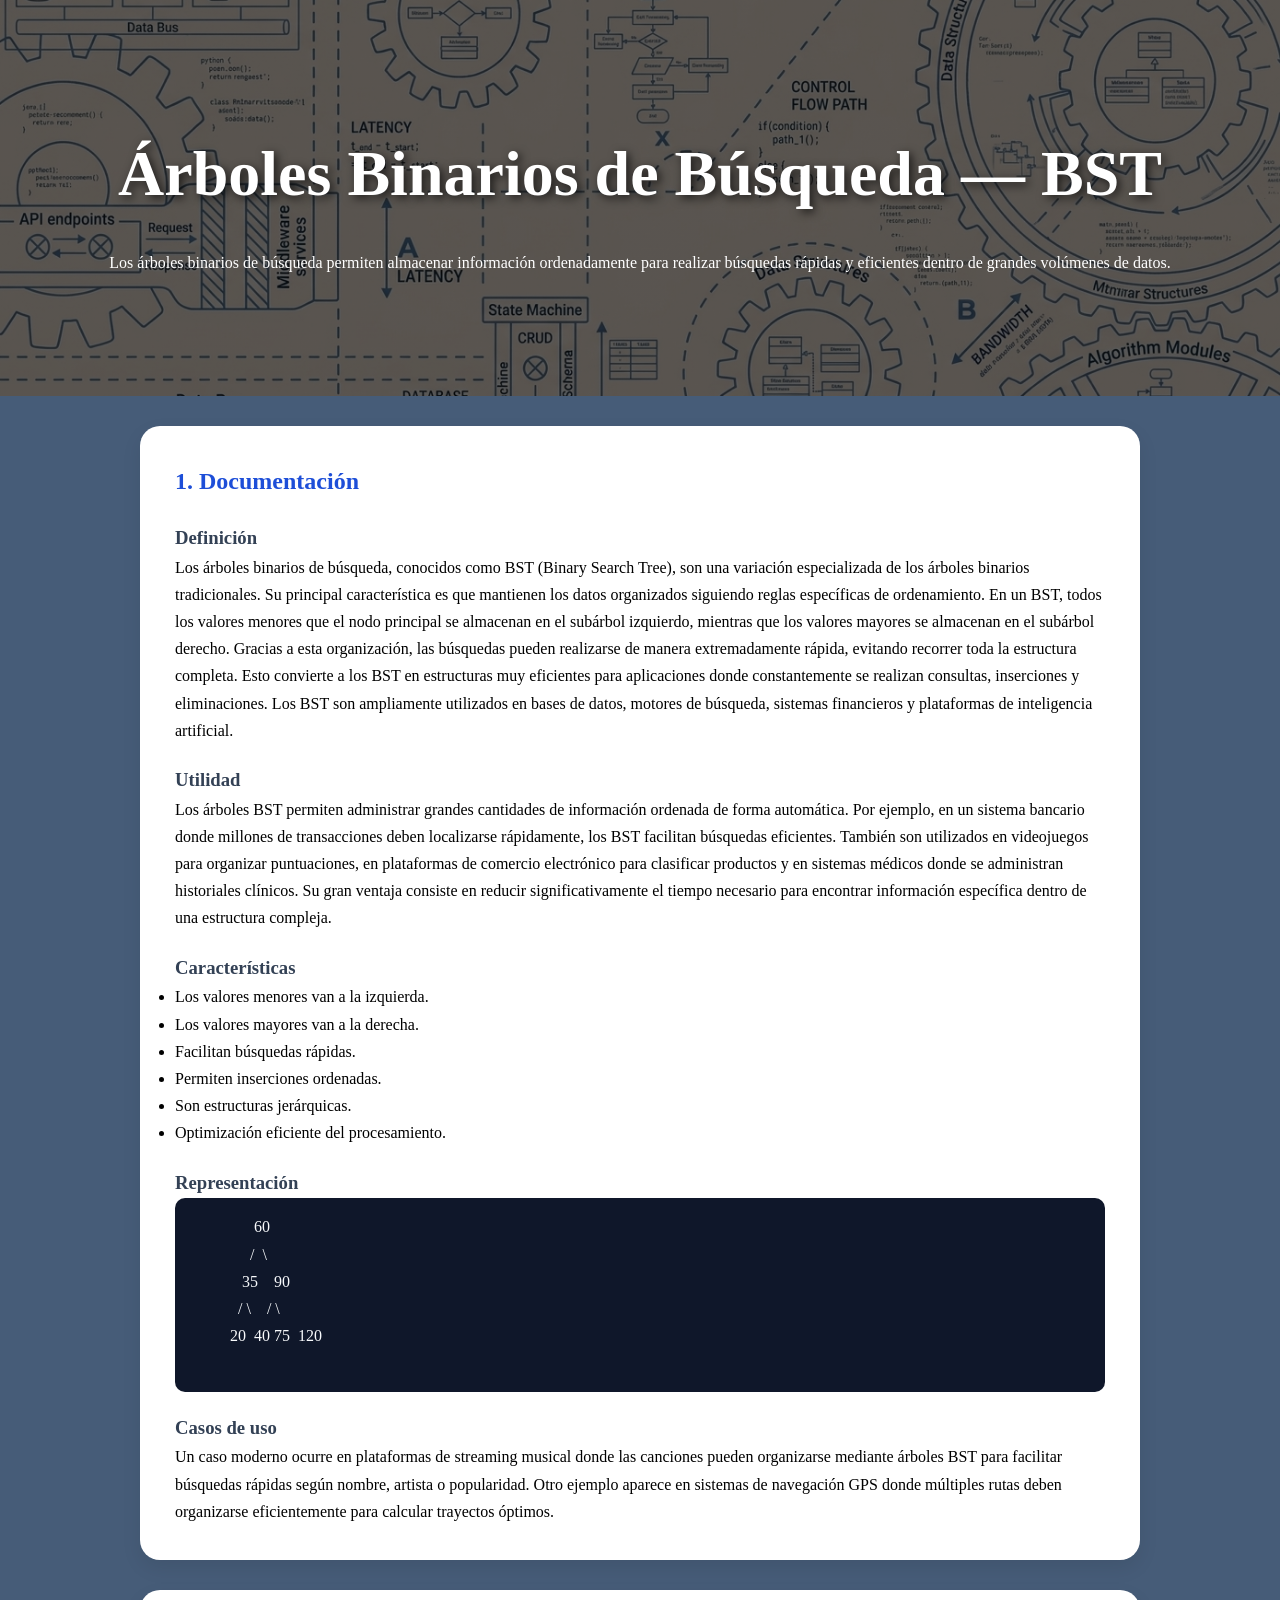
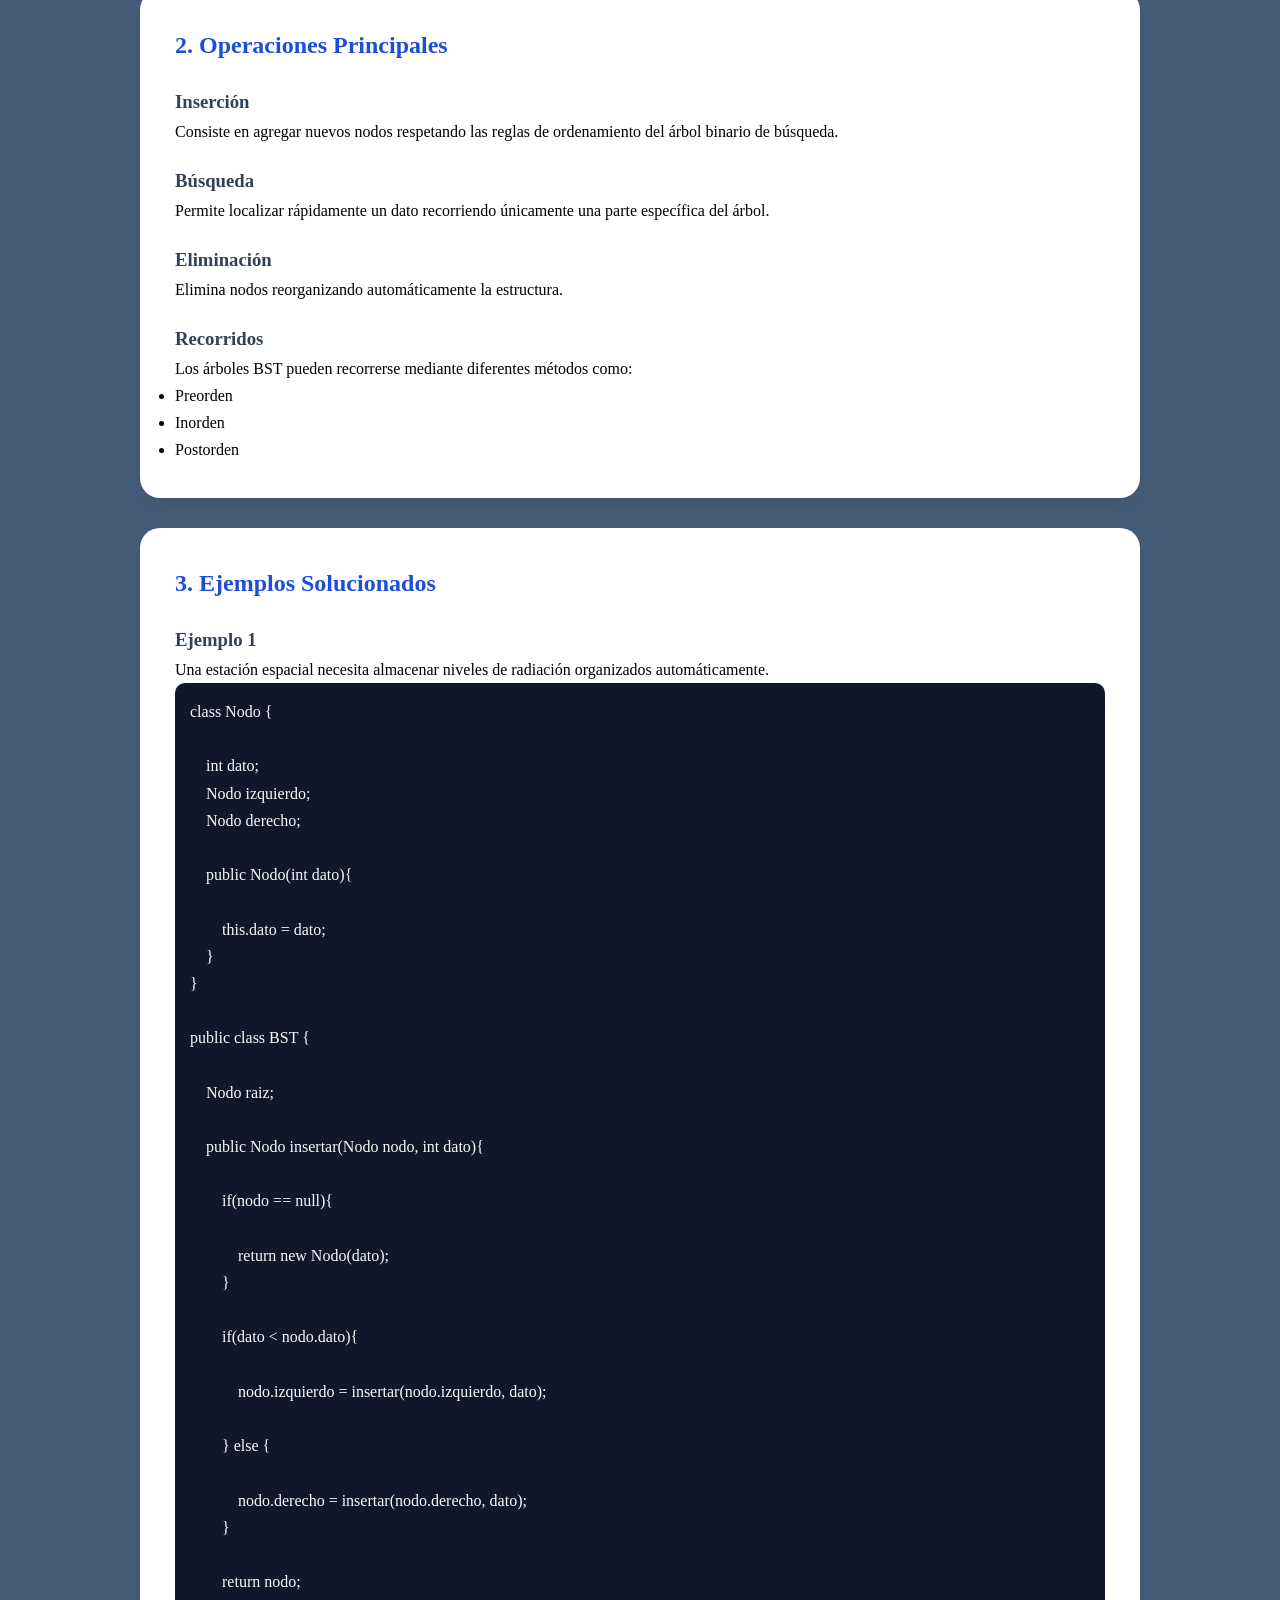
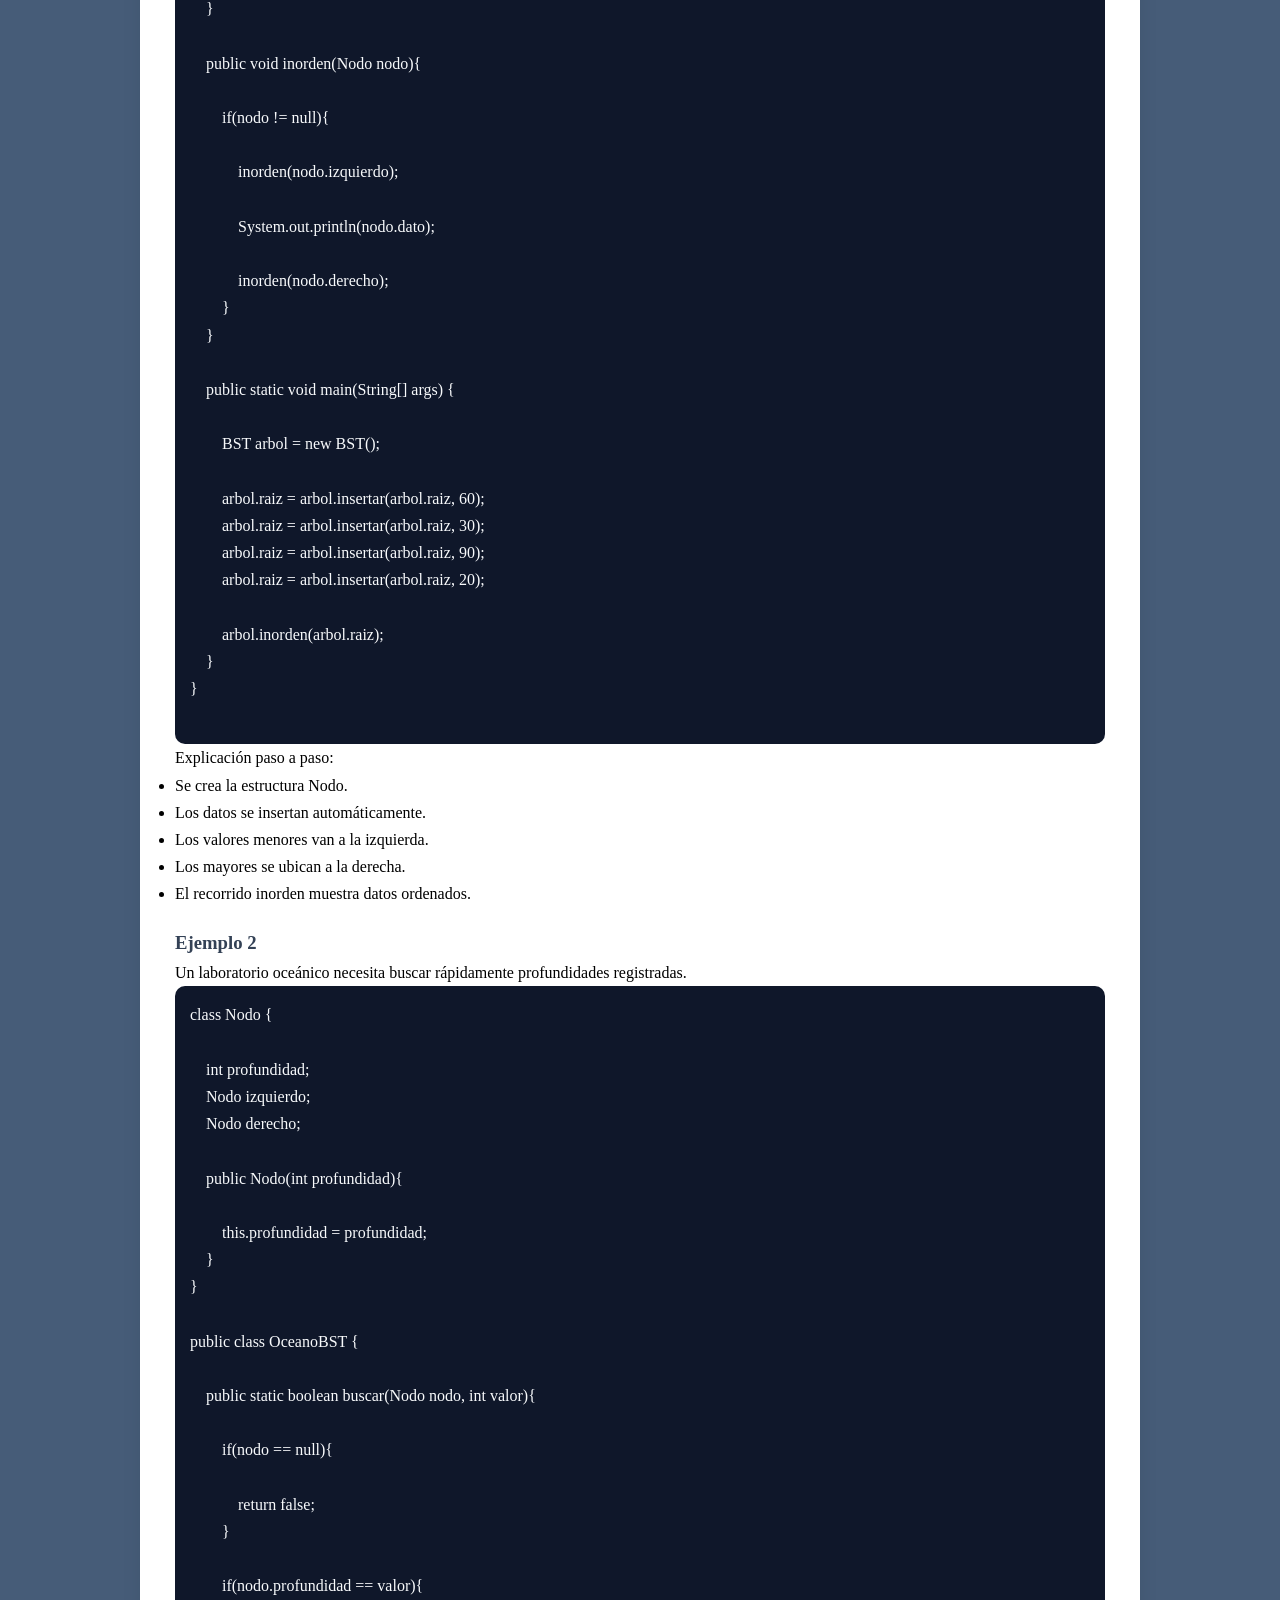
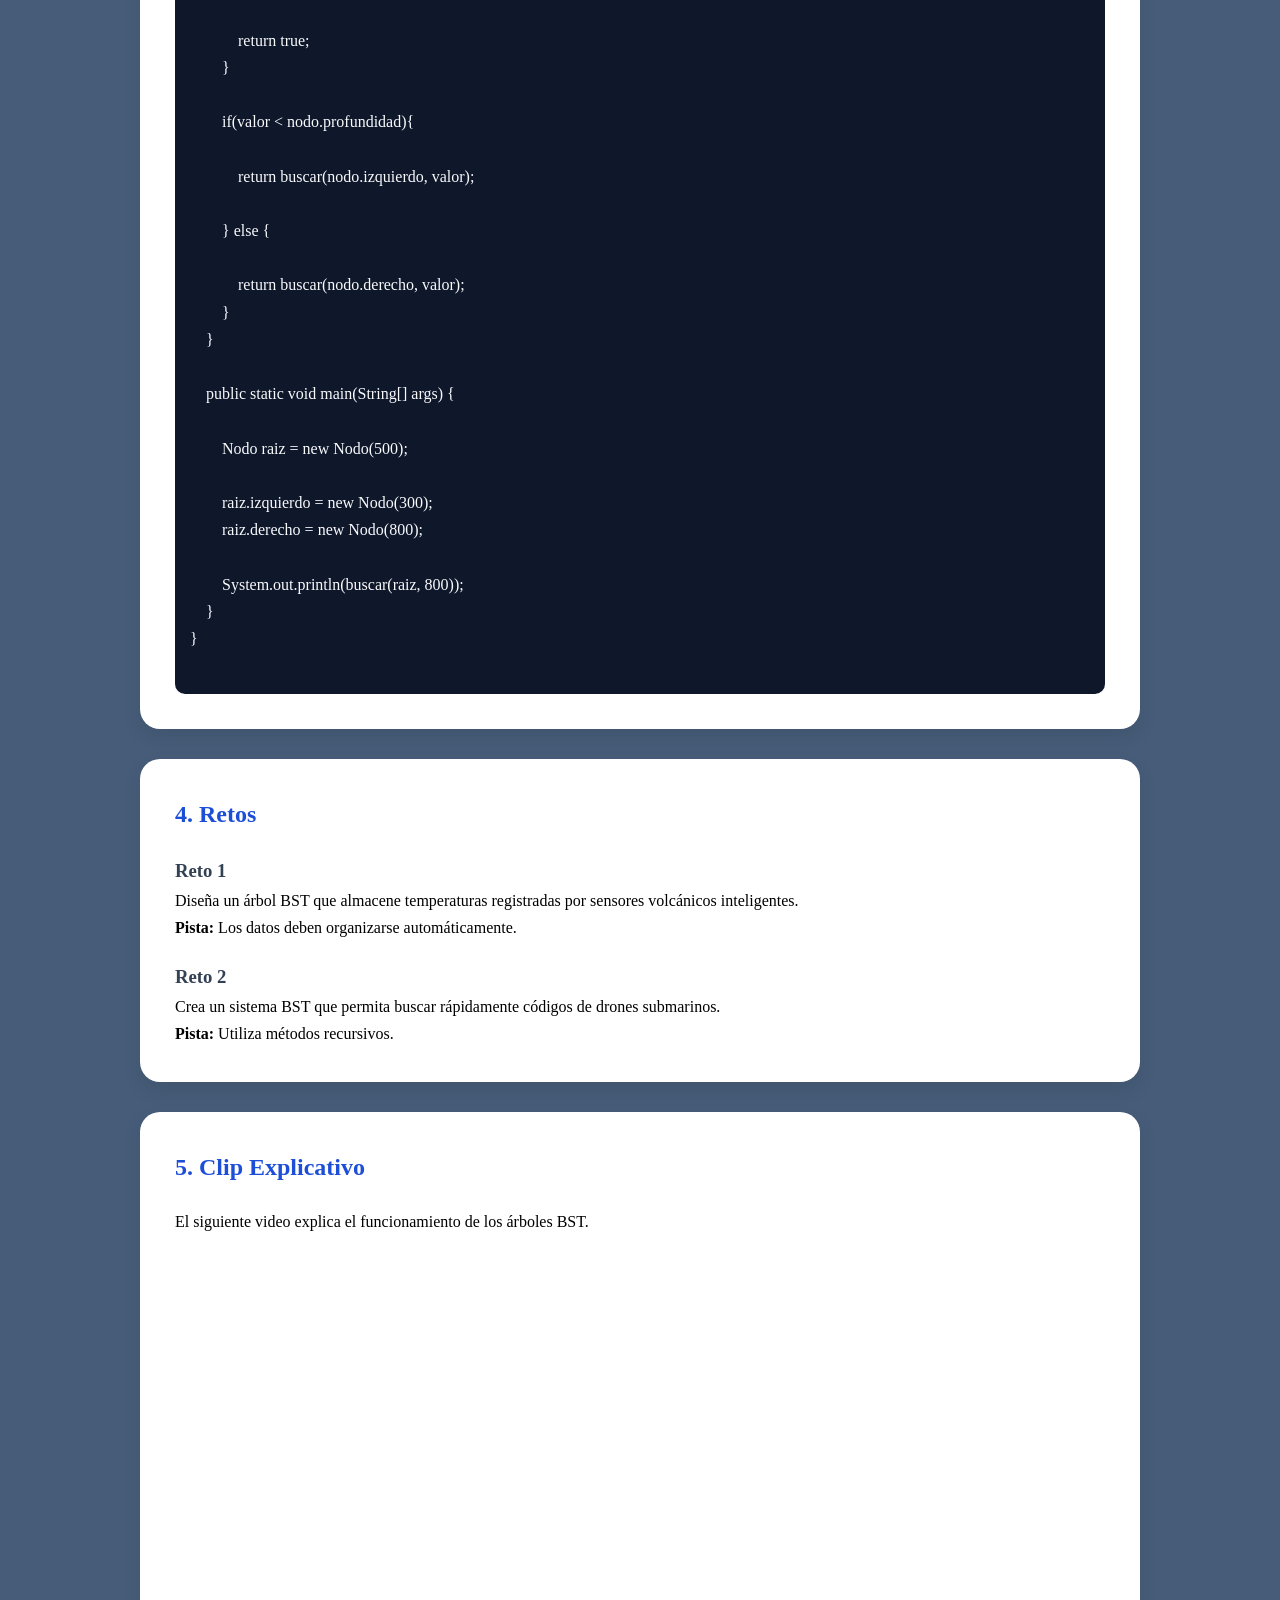
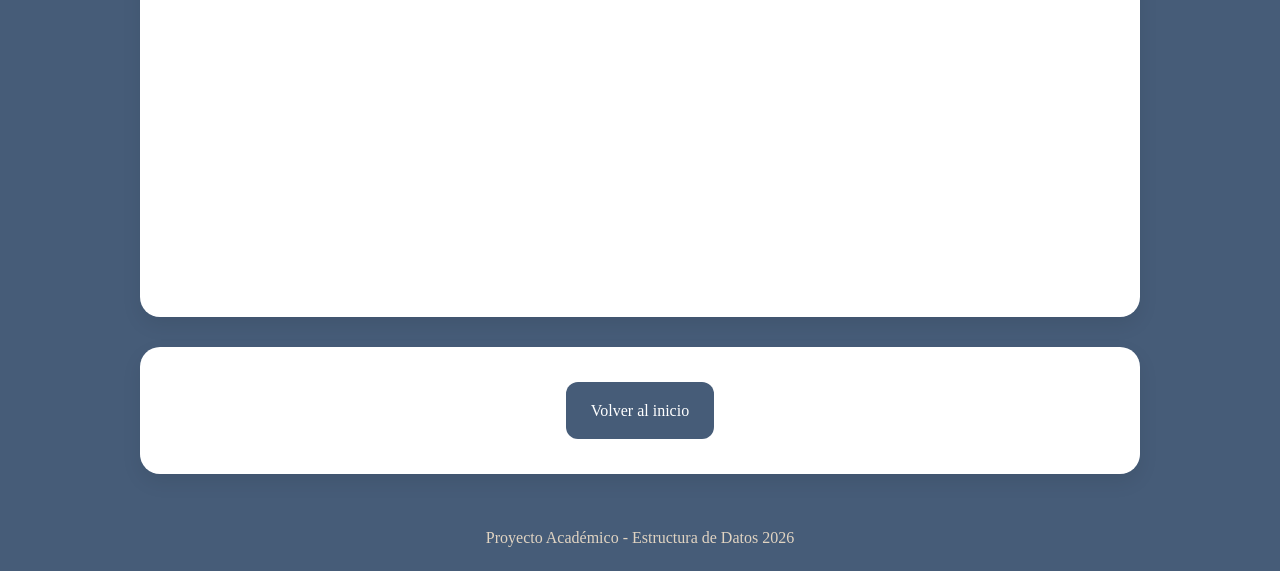
<file: parte-2-manual-estructura-datos/temas/09-bst.html>
<!DOCTYPE html>
<html lang="es">
<head>
    <meta charset="UTF-8">
    <meta name="viewport" content="width=device-width, initial-scale=1.0">
    <title>Árboles Binarios de Búsqueda - BST</title>
    <link rel="stylesheet" href="../css/temas.css">
</head>
<body>

<header class="hero">
    <div class="hero-content">
        <h1>Árboles Binarios de Búsqueda — BST</h1>
        <p>
            Los árboles binarios de búsqueda permiten almacenar información
            ordenadamente para realizar búsquedas rápidas y eficientes dentro
            de grandes volúmenes de datos.
        </p>
    </div>
</header>

<section class="temas">

    <h2>1. Documentación</h2>

    <h3>Definición</h3>

    <p>
        Los árboles binarios de búsqueda, conocidos como BST (Binary Search Tree),
        son una variación especializada de los árboles binarios tradicionales.
        Su principal característica es que mantienen los datos organizados siguiendo
        reglas específicas de ordenamiento.

        En un BST, todos los valores menores que el nodo principal se almacenan
        en el subárbol izquierdo, mientras que los valores mayores se almacenan
        en el subárbol derecho.

        Gracias a esta organización, las búsquedas pueden realizarse de manera
        extremadamente rápida, evitando recorrer toda la estructura completa.
        Esto convierte a los BST en estructuras muy eficientes para aplicaciones
        donde constantemente se realizan consultas, inserciones y eliminaciones.

        Los BST son ampliamente utilizados en bases de datos, motores de búsqueda,
        sistemas financieros y plataformas de inteligencia artificial.
    </p>

    <h3>Utilidad</h3>

    <p>
        Los árboles BST permiten administrar grandes cantidades de información
        ordenada de forma automática. Por ejemplo, en un sistema bancario donde
        millones de transacciones deben localizarse rápidamente, los BST facilitan
        búsquedas eficientes.

        También son utilizados en videojuegos para organizar puntuaciones,
        en plataformas de comercio electrónico para clasificar productos
        y en sistemas médicos donde se administran historiales clínicos.

        Su gran ventaja consiste en reducir significativamente el tiempo necesario
        para encontrar información específica dentro de una estructura compleja.
    </p>

    <h3>Características</h3>

    <ul>
        <li>Los valores menores van a la izquierda.</li>
        <li>Los valores mayores van a la derecha.</li>
        <li>Facilitan búsquedas rápidas.</li>
        <li>Permiten inserciones ordenadas.</li>
        <li>Son estructuras jerárquicas.</li>
        <li>Optimización eficiente del procesamiento.</li>
    </ul>

    <h3>Representación</h3>

    <pre>
                60
               /  \
             35    90
            / \    / \
          20  40 75  120
    </pre>

    <h3>Casos de uso</h3>

    <p>
        Un caso moderno ocurre en plataformas de streaming musical donde las canciones
        pueden organizarse mediante árboles BST para facilitar búsquedas rápidas
        según nombre, artista o popularidad.

        Otro ejemplo aparece en sistemas de navegación GPS donde múltiples rutas
        deben organizarse eficientemente para calcular trayectos óptimos.
    </p>

</section>

<section class="temas">

    <h2>2. Operaciones Principales</h2>

    <h3>Inserción</h3>

    <p>
        Consiste en agregar nuevos nodos respetando las reglas de ordenamiento
        del árbol binario de búsqueda.
    </p>

    <h3>Búsqueda</h3>

    <p>
        Permite localizar rápidamente un dato recorriendo únicamente una parte
        específica del árbol.
    </p>

    <h3>Eliminación</h3>

    <p>
        Elimina nodos reorganizando automáticamente la estructura.
    </p>

    <h3>Recorridos</h3>

    <p>
        Los árboles BST pueden recorrerse mediante diferentes métodos como:
    </p>

    <ul>
        <li>Preorden</li>
        <li>Inorden</li>
        <li>Postorden</li>
    </ul>

</section>

<section class="temas">

    <h2>3. Ejemplos Solucionados</h2>

    <h3>Ejemplo 1</h3>

    <p>
        Una estación espacial necesita almacenar niveles de radiación
        organizados automáticamente.
    </p>

    <pre>
class Nodo {

    int dato;
    Nodo izquierdo;
    Nodo derecho;

    public Nodo(int dato){

        this.dato = dato;
    }
}

public class BST {

    Nodo raiz;

    public Nodo insertar(Nodo nodo, int dato){

        if(nodo == null){

            return new Nodo(dato);
        }

        if(dato < nodo.dato){

            nodo.izquierdo = insertar(nodo.izquierdo, dato);

        } else {

            nodo.derecho = insertar(nodo.derecho, dato);
        }

        return nodo;
    }

    public void inorden(Nodo nodo){

        if(nodo != null){

            inorden(nodo.izquierdo);

            System.out.println(nodo.dato);

            inorden(nodo.derecho);
        }
    }

    public static void main(String[] args) {

        BST arbol = new BST();

        arbol.raiz = arbol.insertar(arbol.raiz, 60);
        arbol.raiz = arbol.insertar(arbol.raiz, 30);
        arbol.raiz = arbol.insertar(arbol.raiz, 90);
        arbol.raiz = arbol.insertar(arbol.raiz, 20);

        arbol.inorden(arbol.raiz);
    }
}
    </pre>

    <p>
        Explicación paso a paso:
    </p>

    <ul>
        <li>Se crea la estructura Nodo.</li>
        <li>Los datos se insertan automáticamente.</li>
        <li>Los valores menores van a la izquierda.</li>
        <li>Los mayores se ubican a la derecha.</li>
        <li>El recorrido inorden muestra datos ordenados.</li>
    </ul>

    <h3>Ejemplo 2</h3>

    <p>
        Un laboratorio oceánico necesita buscar rápidamente profundidades registradas.
    </p>

    <pre>
class Nodo {

    int profundidad;
    Nodo izquierdo;
    Nodo derecho;

    public Nodo(int profundidad){

        this.profundidad = profundidad;
    }
}

public class OceanoBST {

    public static boolean buscar(Nodo nodo, int valor){

        if(nodo == null){

            return false;
        }

        if(nodo.profundidad == valor){

            return true;
        }

        if(valor < nodo.profundidad){

            return buscar(nodo.izquierdo, valor);

        } else {

            return buscar(nodo.derecho, valor);
        }
    }

    public static void main(String[] args) {

        Nodo raiz = new Nodo(500);

        raiz.izquierdo = new Nodo(300);
        raiz.derecho = new Nodo(800);

        System.out.println(buscar(raiz, 800));
    }
}
    </pre>

</section>

<section class="temas">

    <h2>4. Retos</h2>

    <h3>Reto 1</h3>

    <p>
        Diseña un árbol BST que almacene temperaturas registradas
        por sensores volcánicos inteligentes.
    </p>

    <p>
        <strong>Pista:</strong>
        Los datos deben organizarse automáticamente.
    </p>

    <h3>Reto 2</h3>

    <p>
        Crea un sistema BST que permita buscar rápidamente códigos
        de drones submarinos.
    </p>

    <p>
        <strong>Pista:</strong>
        Utiliza métodos recursivos.
    </p>

</section>

<section class="temas">

    <h2>5. Clip Explicativo</h2>

    <p>
        El siguiente video explica el funcionamiento de los árboles BST.
    </p>

    <iframe
        width="560"
        height="315"
        src="https://www.youtube.com/embed/G1VS5FbtMS4"
        frameborder="0"
        allowfullscreen>
    </iframe>

    <iframe
        width="560"
        height="315"
        src="https://www.youtube.com/embed/FAQGCkhcfnA"
        frameborder="0"
        allowfullscreen>
    </iframe>

</section>

<section class="temas" style="text-align:center;">
    <a href="../index.html" class="card">Volver al inicio</a>
</section>

<footer>
    <p>Proyecto Académico - Estructura de Datos 2026</p>
</footer>

</body>
</html>
</file>
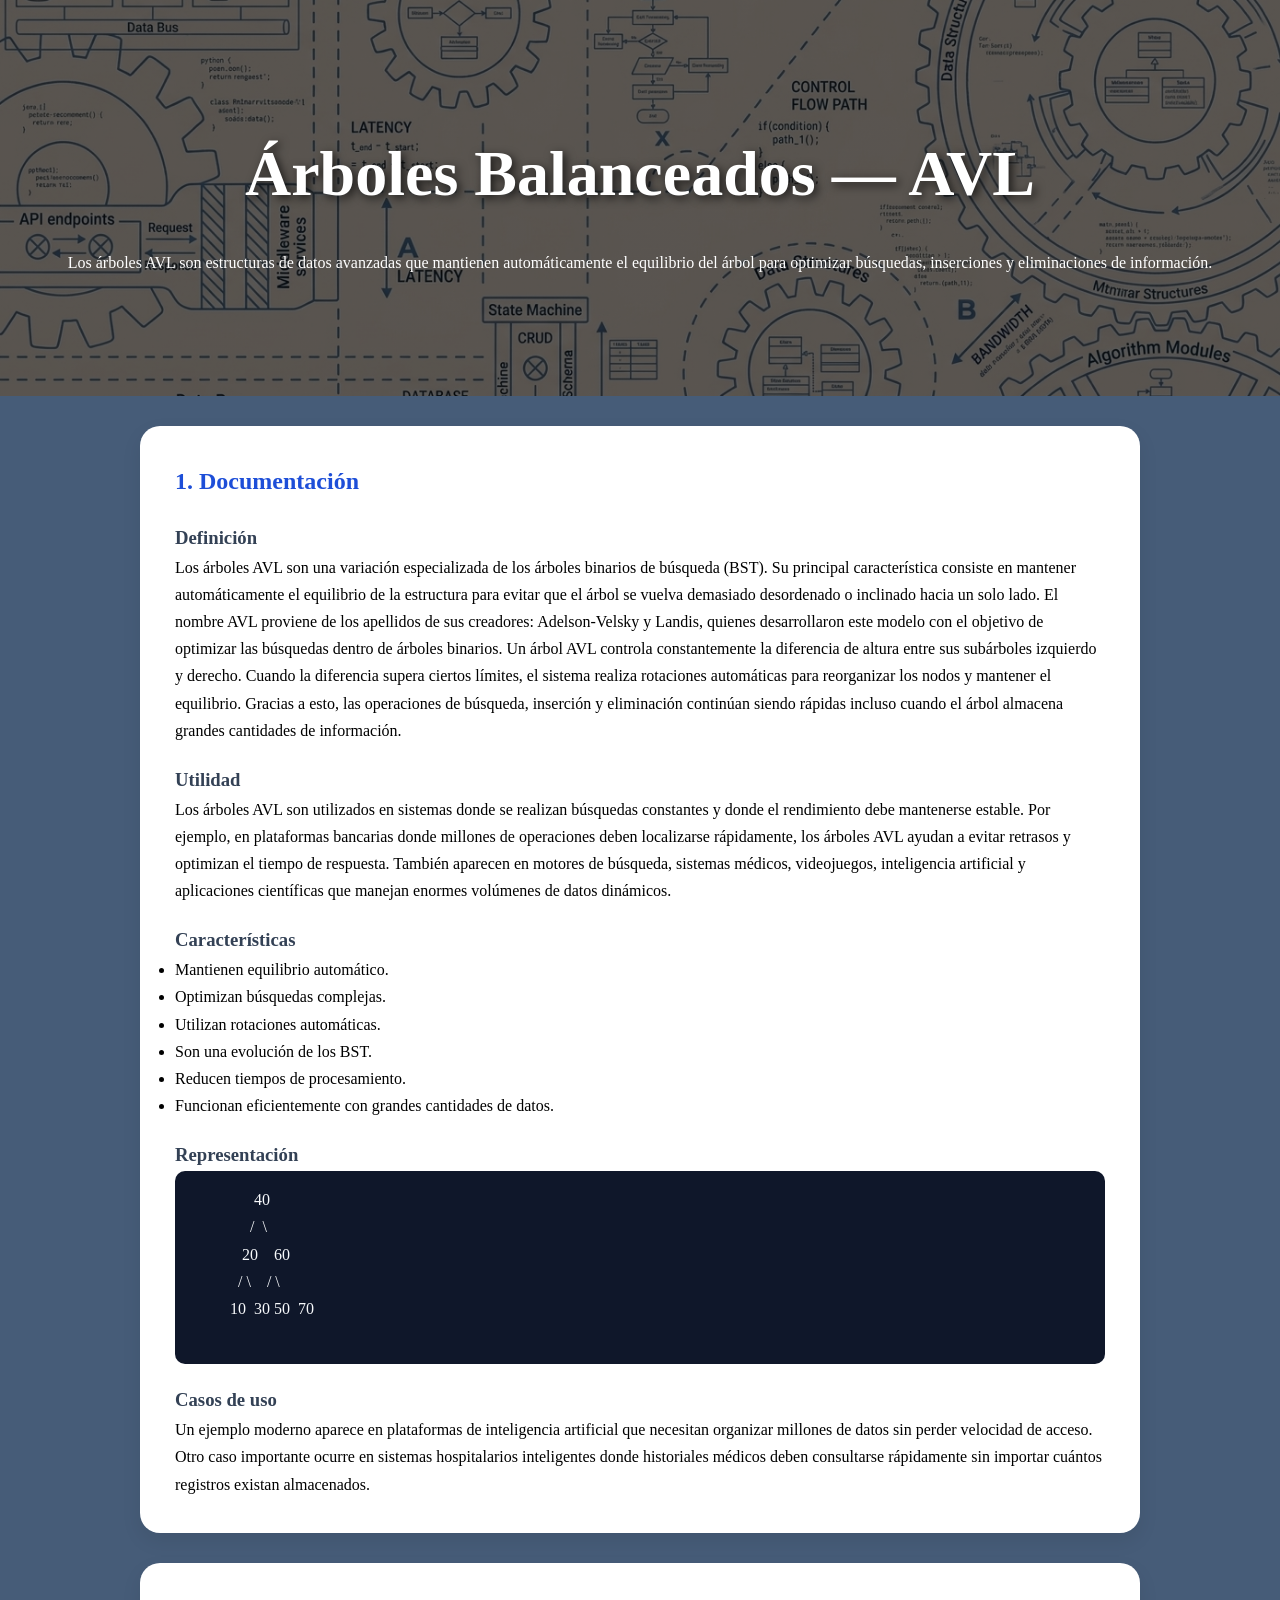
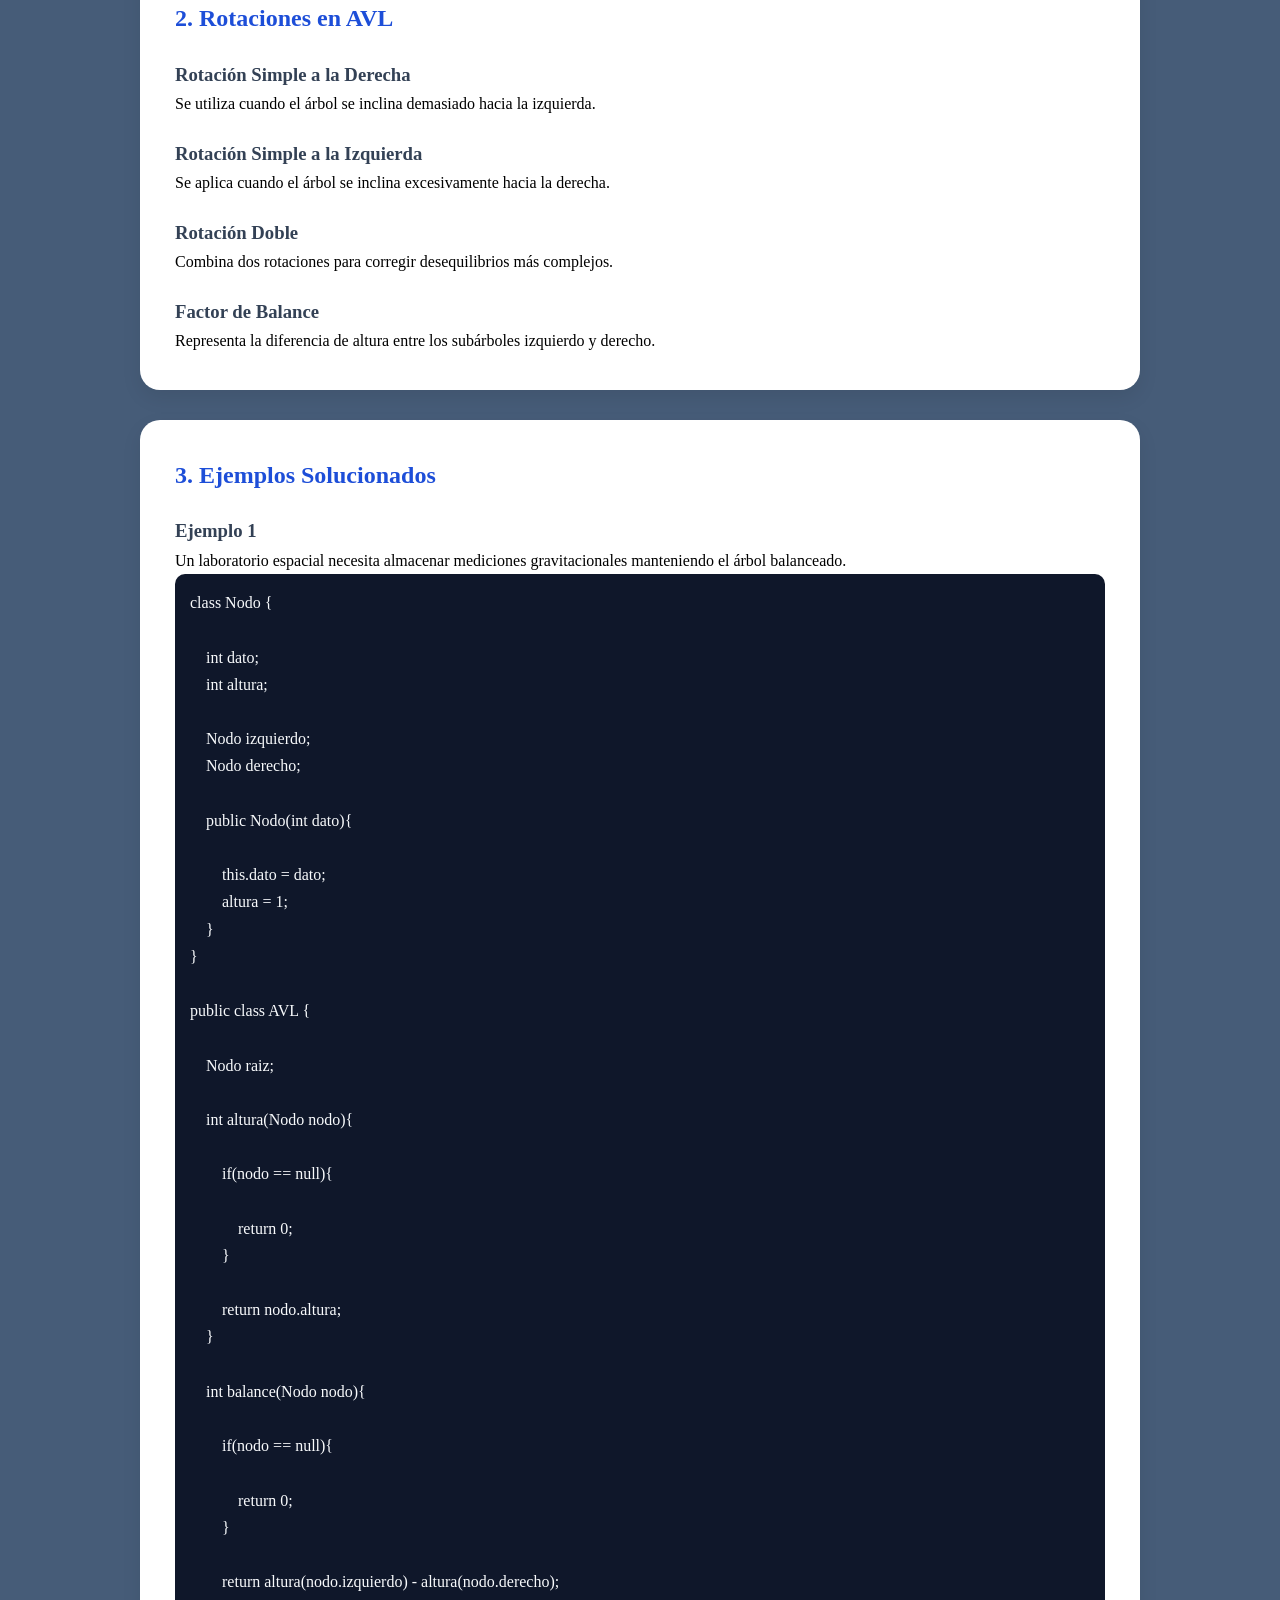
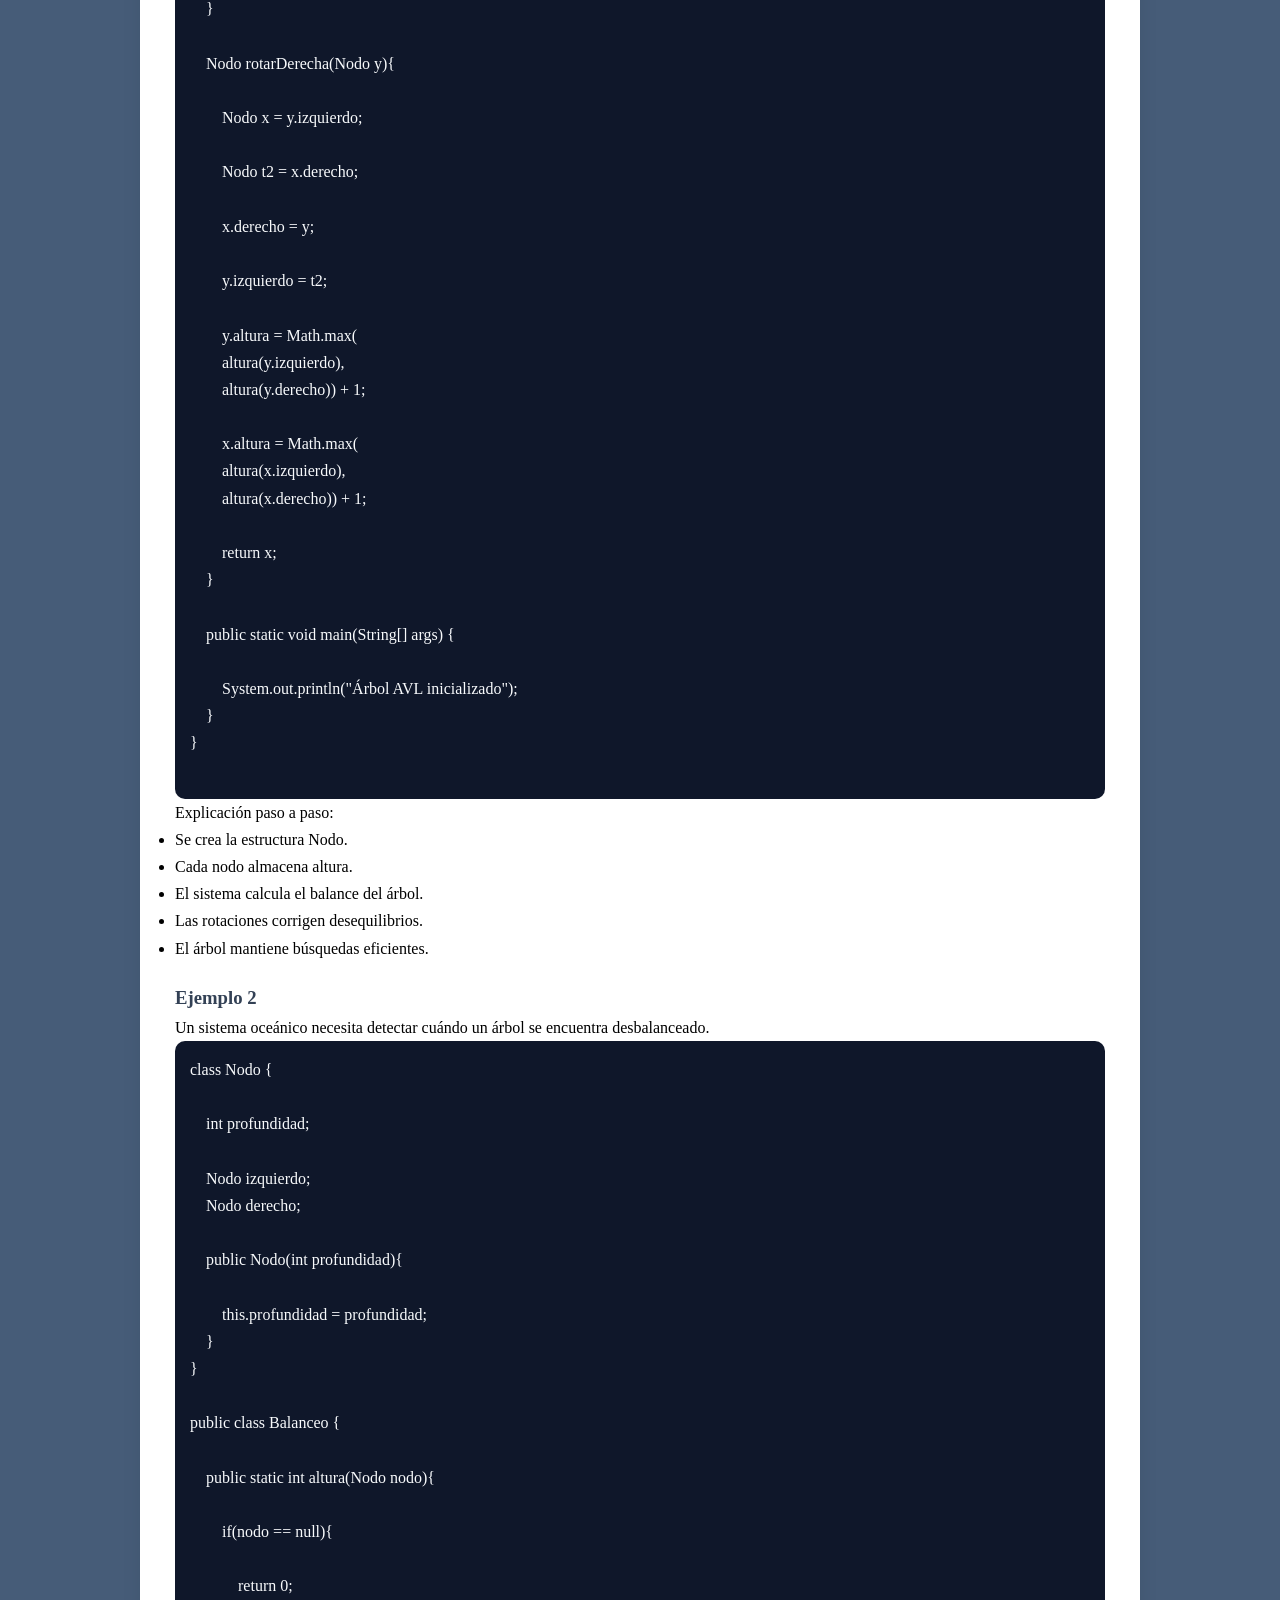
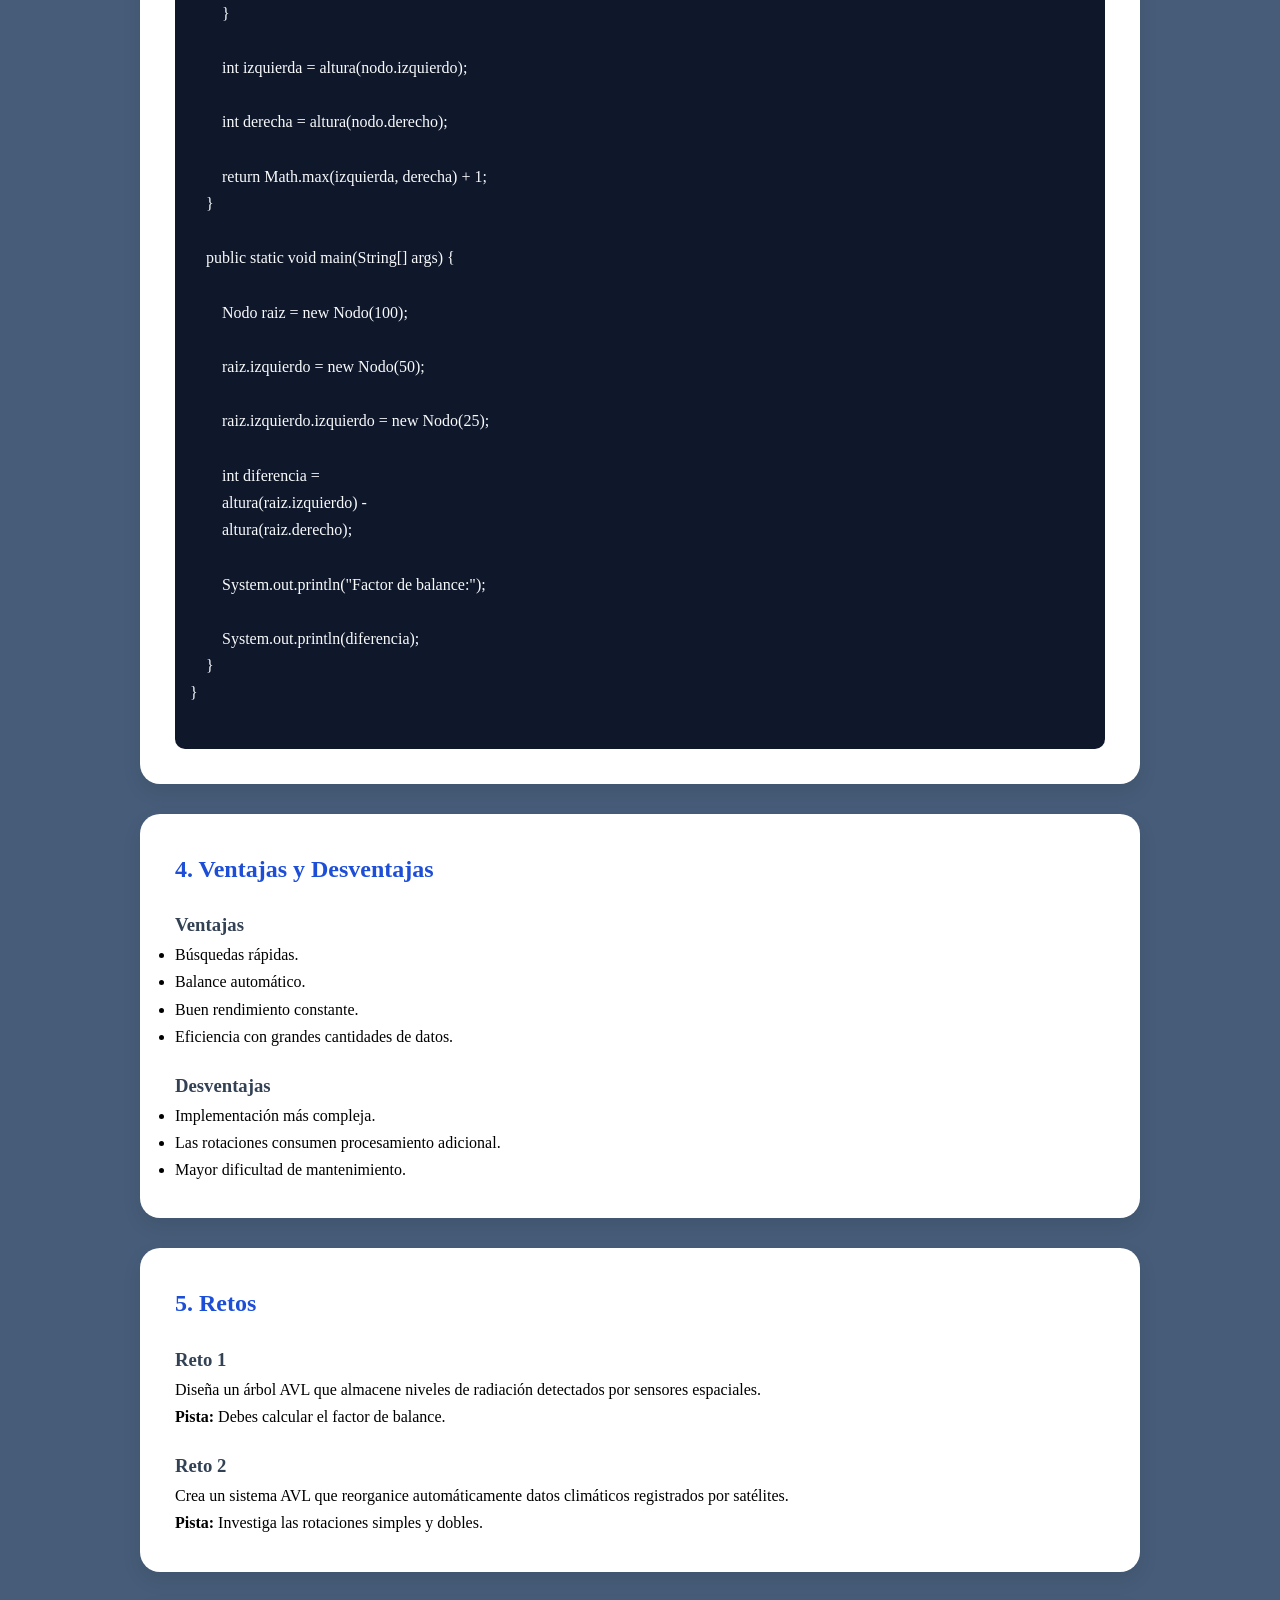
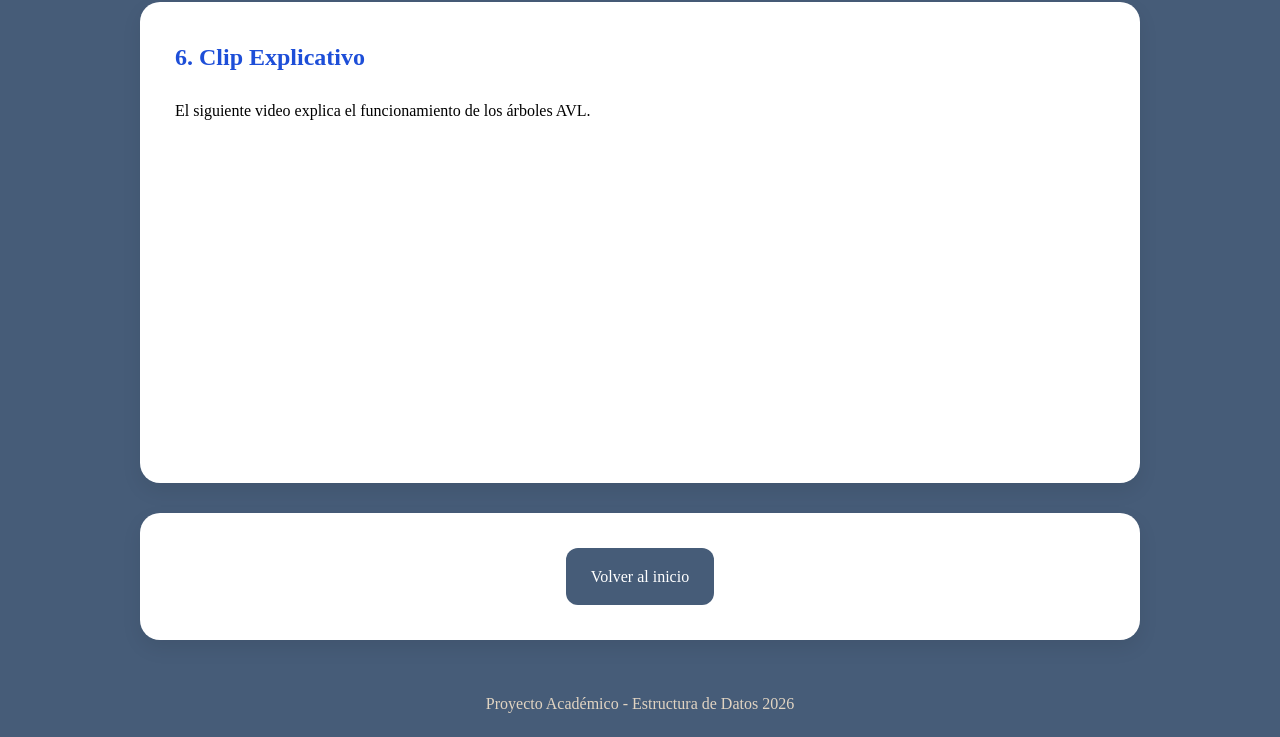
<file: parte-2-manual-estructura-datos/temas/10-avl.html>
<!DOCTYPE html>
<html lang="es">
<head>
    <meta charset="UTF-8">
    <meta name="viewport" content="width=device-width, initial-scale=1.0">
    <title>Árboles Balanceados AVL</title>
    <link rel="stylesheet" href="../css/temas.css">
</head>
<body>

<header class="hero">
    <div class="hero-content">
        <h1>Árboles Balanceados — AVL</h1>
        <p>
            Los árboles AVL son estructuras de datos avanzadas que mantienen
            automáticamente el equilibrio del árbol para optimizar búsquedas,
            inserciones y eliminaciones de información.
        </p>
    </div>
</header>

<section class="temas">

    <h2>1. Documentación</h2>

    <h3>Definición</h3>

    <p>
        Los árboles AVL son una variación especializada de los árboles binarios
        de búsqueda (BST). Su principal característica consiste en mantener
        automáticamente el equilibrio de la estructura para evitar que el árbol
        se vuelva demasiado desordenado o inclinado hacia un solo lado.

        El nombre AVL proviene de los apellidos de sus creadores:
        Adelson-Velsky y Landis, quienes desarrollaron este modelo con el objetivo
        de optimizar las búsquedas dentro de árboles binarios.

        Un árbol AVL controla constantemente la diferencia de altura entre sus
        subárboles izquierdo y derecho. Cuando la diferencia supera ciertos límites,
        el sistema realiza rotaciones automáticas para reorganizar los nodos y
        mantener el equilibrio.

        Gracias a esto, las operaciones de búsqueda, inserción y eliminación
        continúan siendo rápidas incluso cuando el árbol almacena grandes cantidades
        de información.
    </p>

    <h3>Utilidad</h3>

    <p>
        Los árboles AVL son utilizados en sistemas donde se realizan búsquedas
        constantes y donde el rendimiento debe mantenerse estable.

        Por ejemplo, en plataformas bancarias donde millones de operaciones deben
        localizarse rápidamente, los árboles AVL ayudan a evitar retrasos y
        optimizan el tiempo de respuesta.

        También aparecen en motores de búsqueda, sistemas médicos, videojuegos,
        inteligencia artificial y aplicaciones científicas que manejan enormes
        volúmenes de datos dinámicos.
    </p>

    <h3>Características</h3>

    <ul>
        <li>Mantienen equilibrio automático.</li>
        <li>Optimizan búsquedas complejas.</li>
        <li>Utilizan rotaciones automáticas.</li>
        <li>Son una evolución de los BST.</li>
        <li>Reducen tiempos de procesamiento.</li>
        <li>Funcionan eficientemente con grandes cantidades de datos.</li>
    </ul>

    <h3>Representación</h3>

    <pre>
                40
               /  \
             20    60
            / \    / \
          10  30 50  70
    </pre>

    <h3>Casos de uso</h3>

    <p>
        Un ejemplo moderno aparece en plataformas de inteligencia artificial
        que necesitan organizar millones de datos sin perder velocidad de acceso.

        Otro caso importante ocurre en sistemas hospitalarios inteligentes donde
        historiales médicos deben consultarse rápidamente sin importar cuántos
        registros existan almacenados.
    </p>

</section>

<section class="temas">

    <h2>2. Rotaciones en AVL</h2>

    <h3>Rotación Simple a la Derecha</h3>

    <p>
        Se utiliza cuando el árbol se inclina demasiado hacia la izquierda.
    </p>

    <h3>Rotación Simple a la Izquierda</h3>

    <p>
        Se aplica cuando el árbol se inclina excesivamente hacia la derecha.
    </p>

    <h3>Rotación Doble</h3>

    <p>
        Combina dos rotaciones para corregir desequilibrios más complejos.
    </p>

    <h3>Factor de Balance</h3>

    <p>
        Representa la diferencia de altura entre los subárboles izquierdo y derecho.
    </p>

</section>

<section class="temas">

    <h2>3. Ejemplos Solucionados</h2>

    <h3>Ejemplo 1</h3>

    <p>
        Un laboratorio espacial necesita almacenar mediciones gravitacionales
        manteniendo el árbol balanceado.
    </p>

    <pre>
class Nodo {

    int dato;
    int altura;

    Nodo izquierdo;
    Nodo derecho;

    public Nodo(int dato){

        this.dato = dato;
        altura = 1;
    }
}

public class AVL {

    Nodo raiz;

    int altura(Nodo nodo){

        if(nodo == null){

            return 0;
        }

        return nodo.altura;
    }

    int balance(Nodo nodo){

        if(nodo == null){

            return 0;
        }

        return altura(nodo.izquierdo) - altura(nodo.derecho);
    }

    Nodo rotarDerecha(Nodo y){

        Nodo x = y.izquierdo;

        Nodo t2 = x.derecho;

        x.derecho = y;

        y.izquierdo = t2;

        y.altura = Math.max(
        altura(y.izquierdo),
        altura(y.derecho)) + 1;

        x.altura = Math.max(
        altura(x.izquierdo),
        altura(x.derecho)) + 1;

        return x;
    }

    public static void main(String[] args) {

        System.out.println("Árbol AVL inicializado");
    }
}
    </pre>

    <p>
        Explicación paso a paso:
    </p>

    <ul>
        <li>Se crea la estructura Nodo.</li>
        <li>Cada nodo almacena altura.</li>
        <li>El sistema calcula el balance del árbol.</li>
        <li>Las rotaciones corrigen desequilibrios.</li>
        <li>El árbol mantiene búsquedas eficientes.</li>
    </ul>

    <h3>Ejemplo 2</h3>

    <p>
        Un sistema oceánico necesita detectar cuándo un árbol
        se encuentra desbalanceado.
    </p>

    <pre>
class Nodo {

    int profundidad;

    Nodo izquierdo;
    Nodo derecho;

    public Nodo(int profundidad){

        this.profundidad = profundidad;
    }
}

public class Balanceo {

    public static int altura(Nodo nodo){

        if(nodo == null){

            return 0;
        }

        int izquierda = altura(nodo.izquierdo);

        int derecha = altura(nodo.derecho);

        return Math.max(izquierda, derecha) + 1;
    }

    public static void main(String[] args) {

        Nodo raiz = new Nodo(100);

        raiz.izquierdo = new Nodo(50);

        raiz.izquierdo.izquierdo = new Nodo(25);

        int diferencia =
        altura(raiz.izquierdo) -
        altura(raiz.derecho);

        System.out.println("Factor de balance:");

        System.out.println(diferencia);
    }
}
    </pre>

</section>

<section class="temas">

    <h2>4. Ventajas y Desventajas</h2>

    <h3>Ventajas</h3>

    <ul>
        <li>Búsquedas rápidas.</li>
        <li>Balance automático.</li>
        <li>Buen rendimiento constante.</li>
        <li>Eficiencia con grandes cantidades de datos.</li>
    </ul>

    <h3>Desventajas</h3>

    <ul>
        <li>Implementación más compleja.</li>
        <li>Las rotaciones consumen procesamiento adicional.</li>
        <li>Mayor dificultad de mantenimiento.</li>
    </ul>

</section>

<section class="temas">

    <h2>5. Retos</h2>

    <h3>Reto 1</h3>

    <p>
        Diseña un árbol AVL que almacene niveles de radiación
        detectados por sensores espaciales.
    </p>

    <p>
        <strong>Pista:</strong>
        Debes calcular el factor de balance.
    </p>

    <h3>Reto 2</h3>

    <p>
        Crea un sistema AVL que reorganice automáticamente
        datos climáticos registrados por satélites.
    </p>

    <p>
        <strong>Pista:</strong>
        Investiga las rotaciones simples y dobles.
    </p>

</section>

<section class="temas">

    <h2>6. Clip Explicativo</h2>

    <p>
        El siguiente video explica el funcionamiento de los árboles AVL.
    </p>

    <iframe
        width="560"
        height="315"
        src="https://www.youtube.com/embed/pWtBhweMCSA"
        frameborder="0"
        allowfullscreen>
    </iframe>

</section>

<section class="temas" style="text-align:center;">
    <a href="../index.html" class="card">Volver al inicio</a>
</section>

<footer>
    <p>Proyecto Académico - Estructura de Datos 2026</p>
</footer>

</body>
</html>
</file>
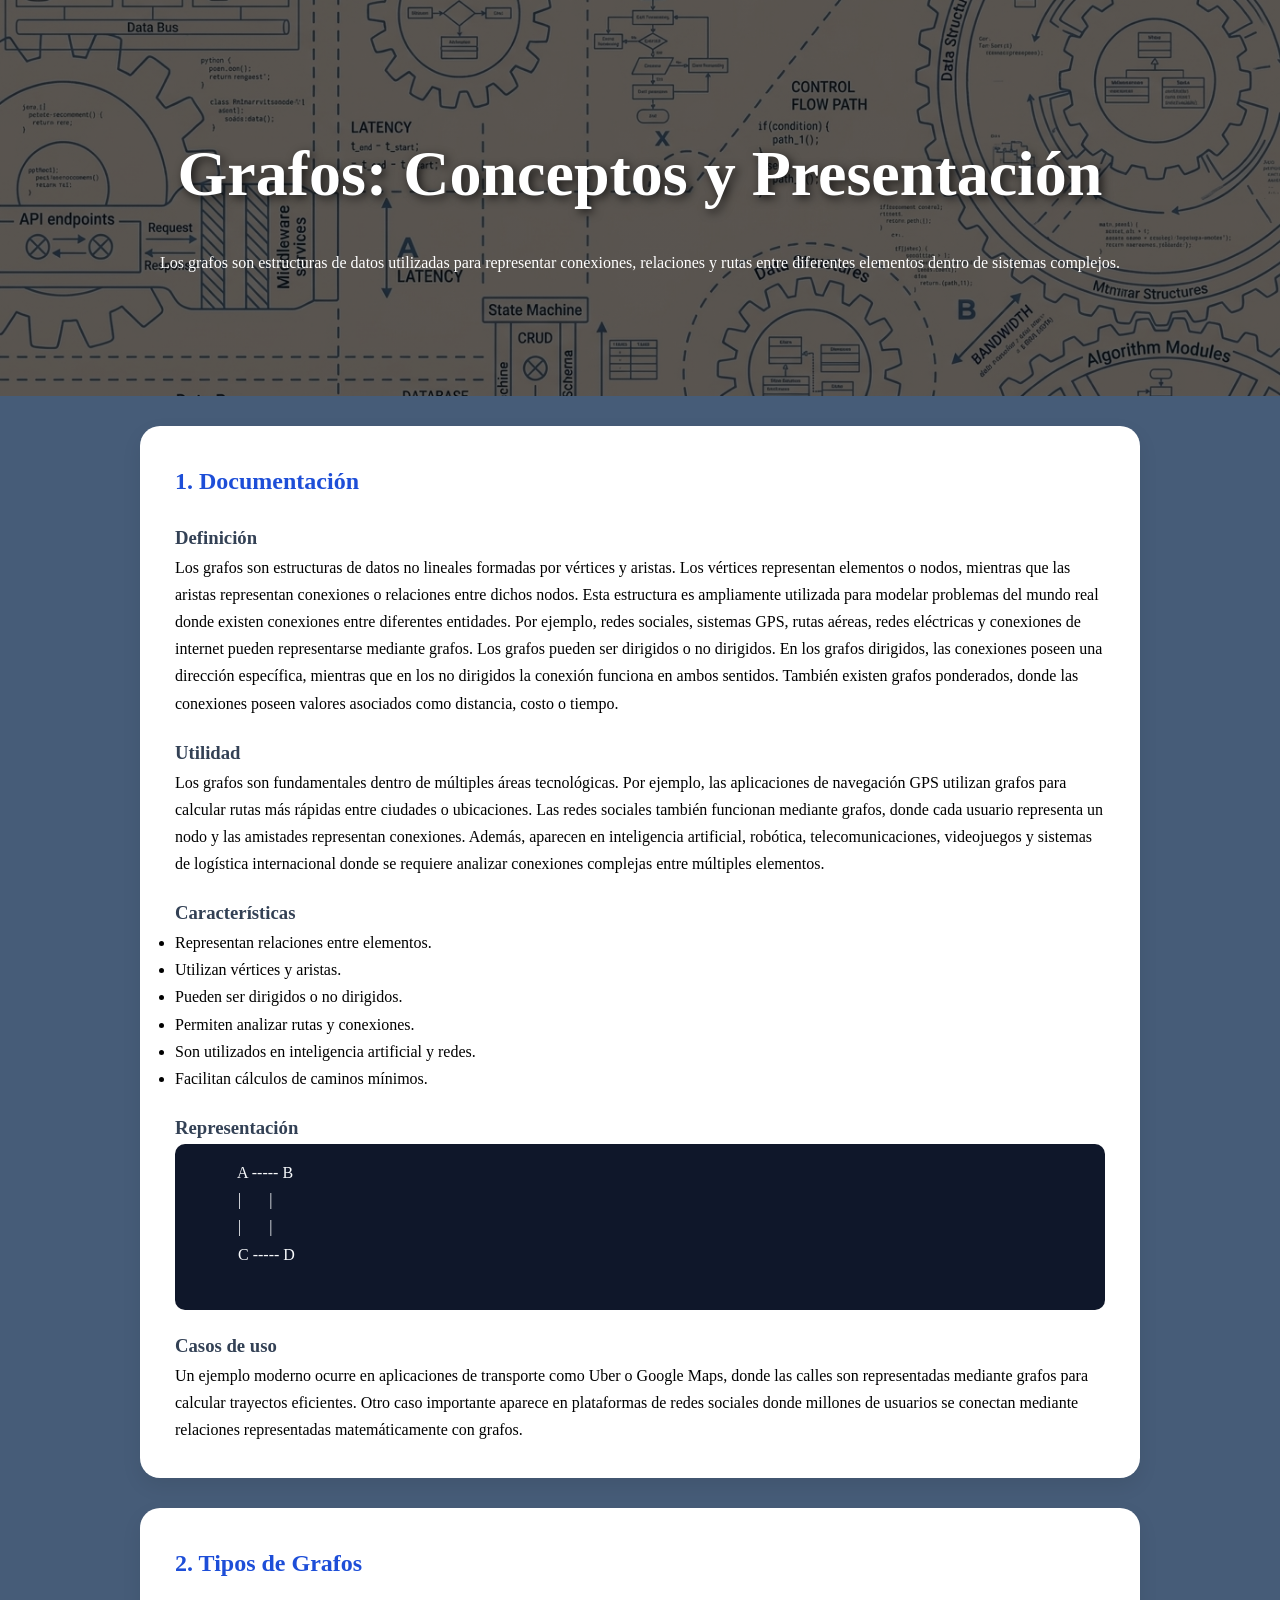
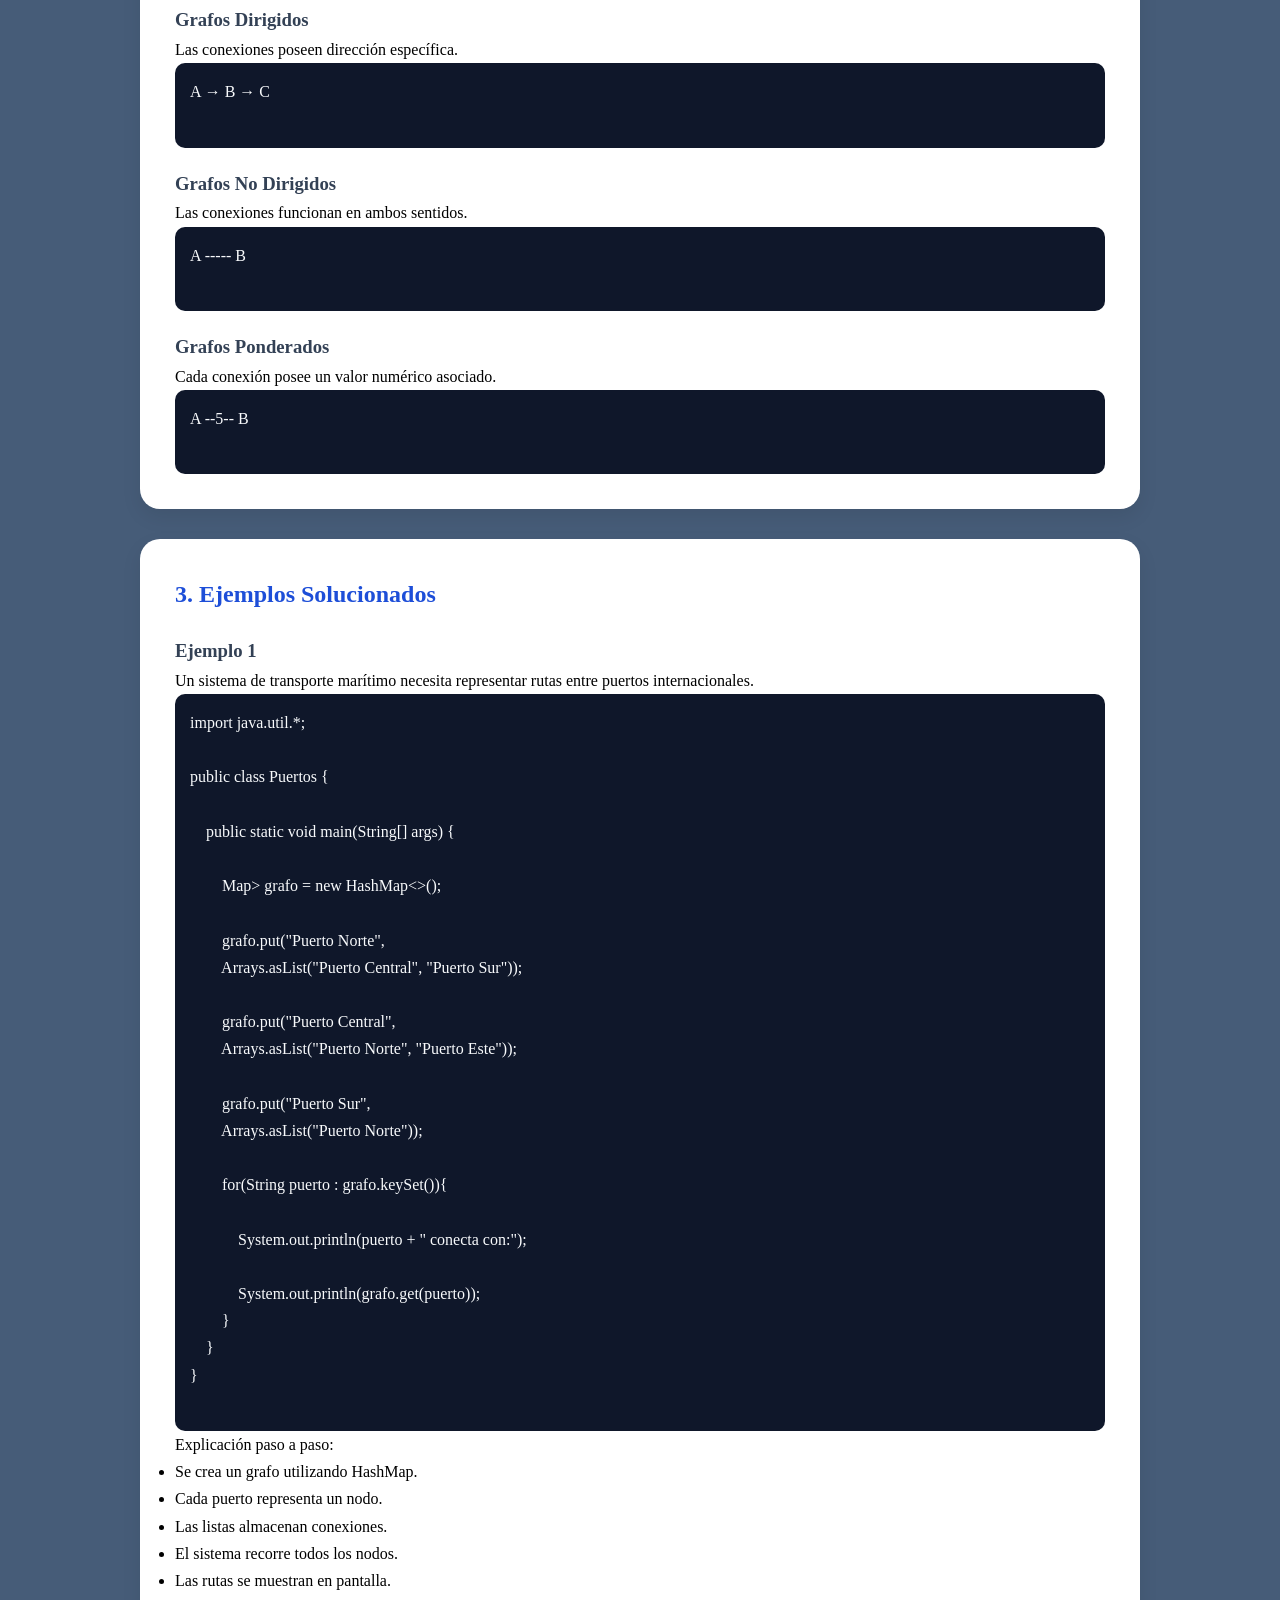
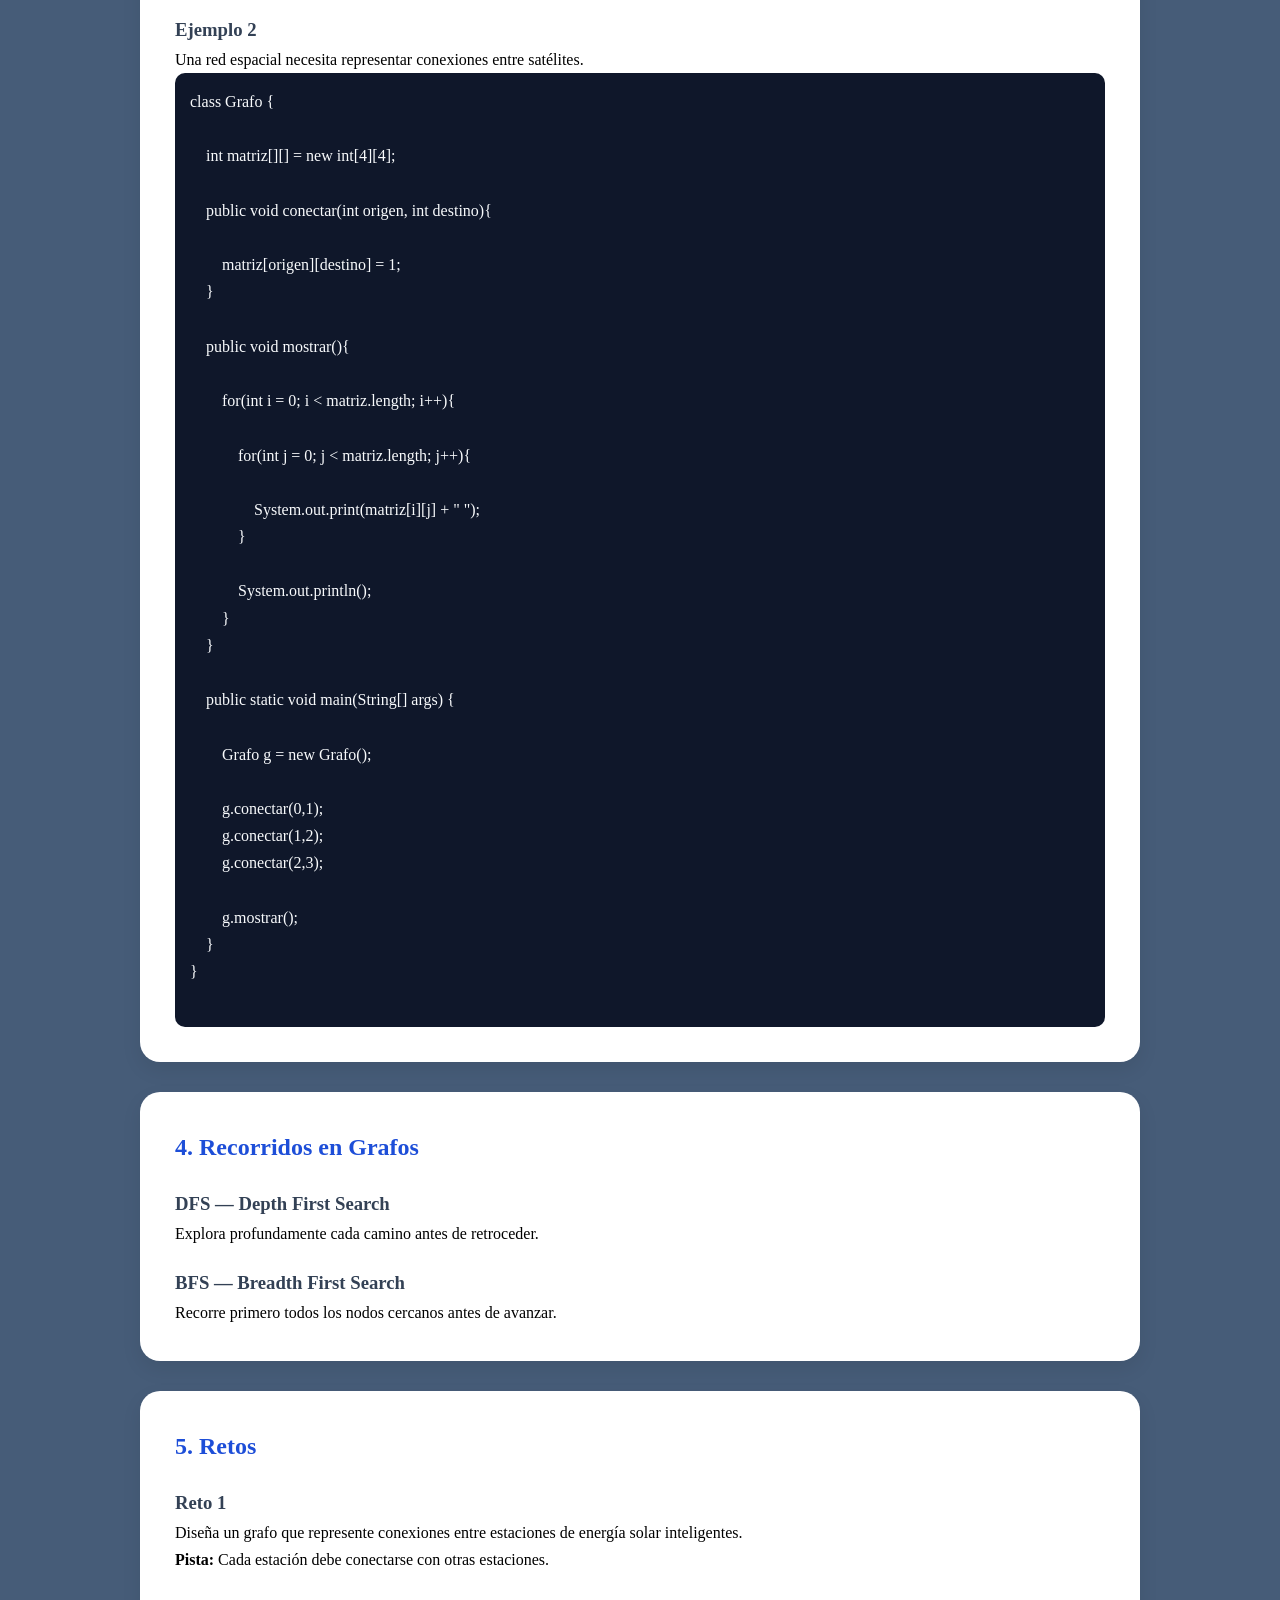
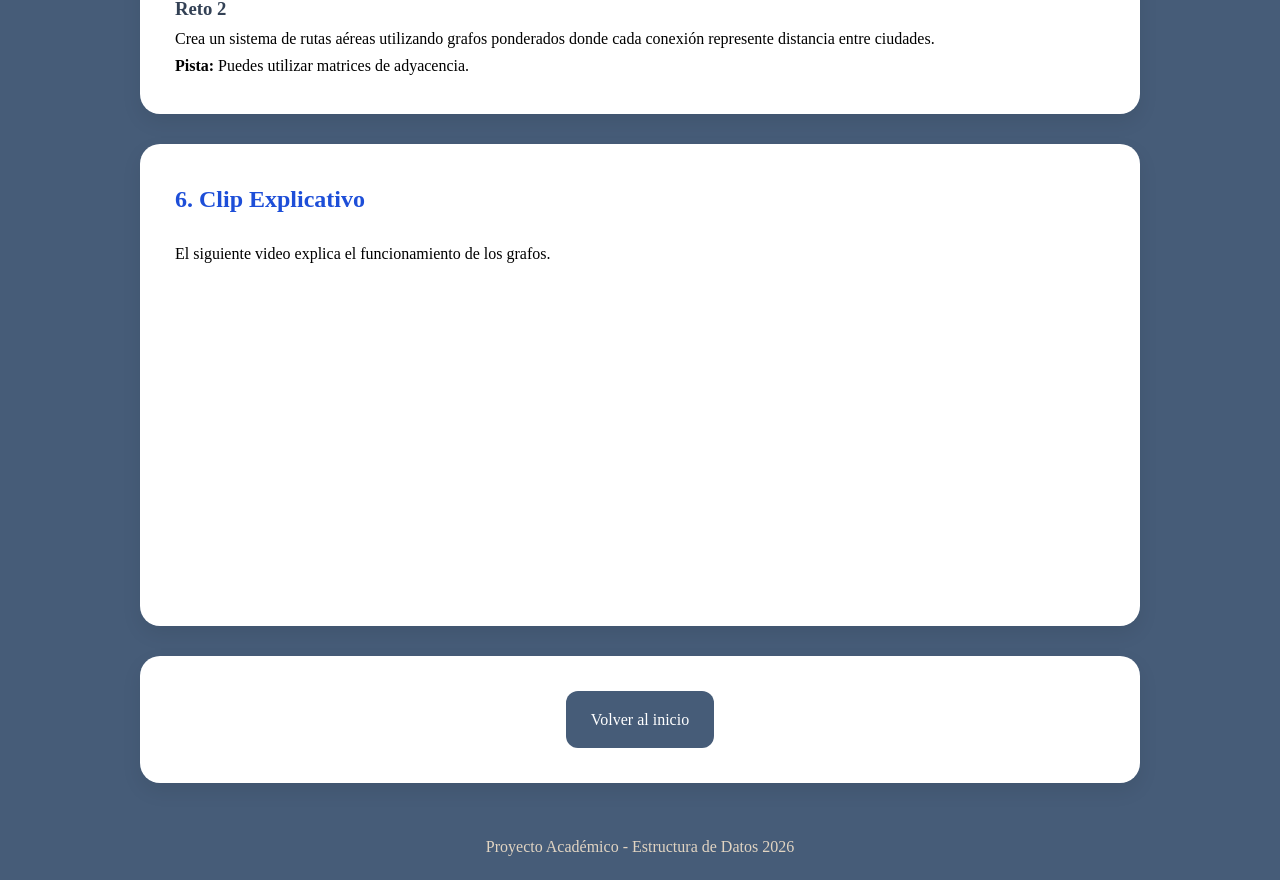
<file: parte-2-manual-estructura-datos/temas/11-grafos.html>
<!DOCTYPE html>
<html lang="es">
<head>
    <meta charset="UTF-8">
    <meta name="viewport" content="width=device-width, initial-scale=1.0">
    <title>Grafos: Conceptos y Presentación</title>
    <link rel="stylesheet" href="../css/temas.css">
</head>
<body>

<header class="hero">
    <div class="hero-content">
        <h1>Grafos: Conceptos y Presentación</h1>
        <p>
            Los grafos son estructuras de datos utilizadas para representar conexiones,
            relaciones y rutas entre diferentes elementos dentro de sistemas complejos.
        </p>
    </div>
</header>

<section class="temas">

    <h2>1. Documentación</h2>

    <h3>Definición</h3>

    <p>
        Los grafos son estructuras de datos no lineales formadas por vértices
        y aristas. Los vértices representan elementos o nodos, mientras que
        las aristas representan conexiones o relaciones entre dichos nodos.

        Esta estructura es ampliamente utilizada para modelar problemas del mundo
        real donde existen conexiones entre diferentes entidades. Por ejemplo,
        redes sociales, sistemas GPS, rutas aéreas, redes eléctricas y conexiones
        de internet pueden representarse mediante grafos.

        Los grafos pueden ser dirigidos o no dirigidos. En los grafos dirigidos,
        las conexiones poseen una dirección específica, mientras que en los no
        dirigidos la conexión funciona en ambos sentidos.

        También existen grafos ponderados, donde las conexiones poseen valores
        asociados como distancia, costo o tiempo.
    </p>

    <h3>Utilidad</h3>

    <p>
        Los grafos son fundamentales dentro de múltiples áreas tecnológicas.
        Por ejemplo, las aplicaciones de navegación GPS utilizan grafos para
        calcular rutas más rápidas entre ciudades o ubicaciones.

        Las redes sociales también funcionan mediante grafos, donde cada usuario
        representa un nodo y las amistades representan conexiones.

        Además, aparecen en inteligencia artificial, robótica, telecomunicaciones,
        videojuegos y sistemas de logística internacional donde se requiere analizar
        conexiones complejas entre múltiples elementos.
    </p>

    <h3>Características</h3>

    <ul>
        <li>Representan relaciones entre elementos.</li>
        <li>Utilizan vértices y aristas.</li>
        <li>Pueden ser dirigidos o no dirigidos.</li>
        <li>Permiten analizar rutas y conexiones.</li>
        <li>Son utilizados en inteligencia artificial y redes.</li>
        <li>Facilitan cálculos de caminos mínimos.</li>
    </ul>

    <h3>Representación</h3>

    <pre>
            A ----- B
            |       |
            |       |
            C ----- D
    </pre>

    <h3>Casos de uso</h3>

    <p>
        Un ejemplo moderno ocurre en aplicaciones de transporte como Uber
        o Google Maps, donde las calles son representadas mediante grafos
        para calcular trayectos eficientes.

        Otro caso importante aparece en plataformas de redes sociales donde
        millones de usuarios se conectan mediante relaciones representadas
        matemáticamente con grafos.
    </p>

</section>

<section class="temas">

    <h2>2. Tipos de Grafos</h2>

    <h3>Grafos Dirigidos</h3>

    <p>
        Las conexiones poseen dirección específica.
    </p>

    <pre>
A → B → C
    </pre>

    <h3>Grafos No Dirigidos</h3>

    <p>
        Las conexiones funcionan en ambos sentidos.
    </p>

    <pre>
A ----- B
    </pre>

    <h3>Grafos Ponderados</h3>

    <p>
        Cada conexión posee un valor numérico asociado.
    </p>

    <pre>
A --5-- B
    </pre>

</section>

<section class="temas">

    <h2>3. Ejemplos Solucionados</h2>

    <h3>Ejemplo 1</h3>

    <p>
        Un sistema de transporte marítimo necesita representar rutas
        entre puertos internacionales.
    </p>

    <pre>
import java.util.*;

public class Puertos {

    public static void main(String[] args) {

        Map<String, List<String>> grafo = new HashMap<>();

        grafo.put("Puerto Norte",
        Arrays.asList("Puerto Central", "Puerto Sur"));

        grafo.put("Puerto Central",
        Arrays.asList("Puerto Norte", "Puerto Este"));

        grafo.put("Puerto Sur",
        Arrays.asList("Puerto Norte"));

        for(String puerto : grafo.keySet()){

            System.out.println(puerto + " conecta con:");

            System.out.println(grafo.get(puerto));
        }
    }
}
    </pre>

    <p>
        Explicación paso a paso:
    </p>

    <ul>
        <li>Se crea un grafo utilizando HashMap.</li>
        <li>Cada puerto representa un nodo.</li>
        <li>Las listas almacenan conexiones.</li>
        <li>El sistema recorre todos los nodos.</li>
        <li>Las rutas se muestran en pantalla.</li>
    </ul>

    <h3>Ejemplo 2</h3>

    <p>
        Una red espacial necesita representar conexiones entre satélites.
    </p>

    <pre>
class Grafo {

    int matriz[][] = new int[4][4];

    public void conectar(int origen, int destino){

        matriz[origen][destino] = 1;
    }

    public void mostrar(){

        for(int i = 0; i < matriz.length; i++){

            for(int j = 0; j < matriz.length; j++){

                System.out.print(matriz[i][j] + " ");
            }

            System.out.println();
        }
    }

    public static void main(String[] args) {

        Grafo g = new Grafo();

        g.conectar(0,1);
        g.conectar(1,2);
        g.conectar(2,3);

        g.mostrar();
    }
}
    </pre>

</section>

<section class="temas">

    <h2>4. Recorridos en Grafos</h2>

    <h3>DFS — Depth First Search</h3>

    <p>
        Explora profundamente cada camino antes de retroceder.
    </p>

    <h3>BFS — Breadth First Search</h3>

    <p>
        Recorre primero todos los nodos cercanos antes de avanzar.
    </p>

</section>

<section class="temas">

    <h2>5. Retos</h2>

    <h3>Reto 1</h3>

    <p>
        Diseña un grafo que represente conexiones entre estaciones
        de energía solar inteligentes.
    </p>

    <p>
        <strong>Pista:</strong>
        Cada estación debe conectarse con otras estaciones.
    </p>

    <h3>Reto 2</h3>

    <p>
        Crea un sistema de rutas aéreas utilizando grafos ponderados
        donde cada conexión represente distancia entre ciudades.
    </p>

    <p>
        <strong>Pista:</strong>
        Puedes utilizar matrices de adyacencia.
    </p>

</section>

<section class="temas">

    <h2>6. Clip Explicativo</h2>

    <p>
        El siguiente video explica el funcionamiento de los grafos.
    </p>

    <iframe
        width="560"
        height="315"
        src="https://www.youtube.com/embed/vnNFiNVy9KM"
        frameborder="0"
        allowfullscreen>
    </iframe>

</section>

<section class="temas" style="text-align:center;">
    <a href="../index.html" class="card">Volver al inicio</a>
</section>

<footer>
    <p>Proyecto Académico - Estructura de Datos 2026</p>
</footer>

</body>
</html>
</file>
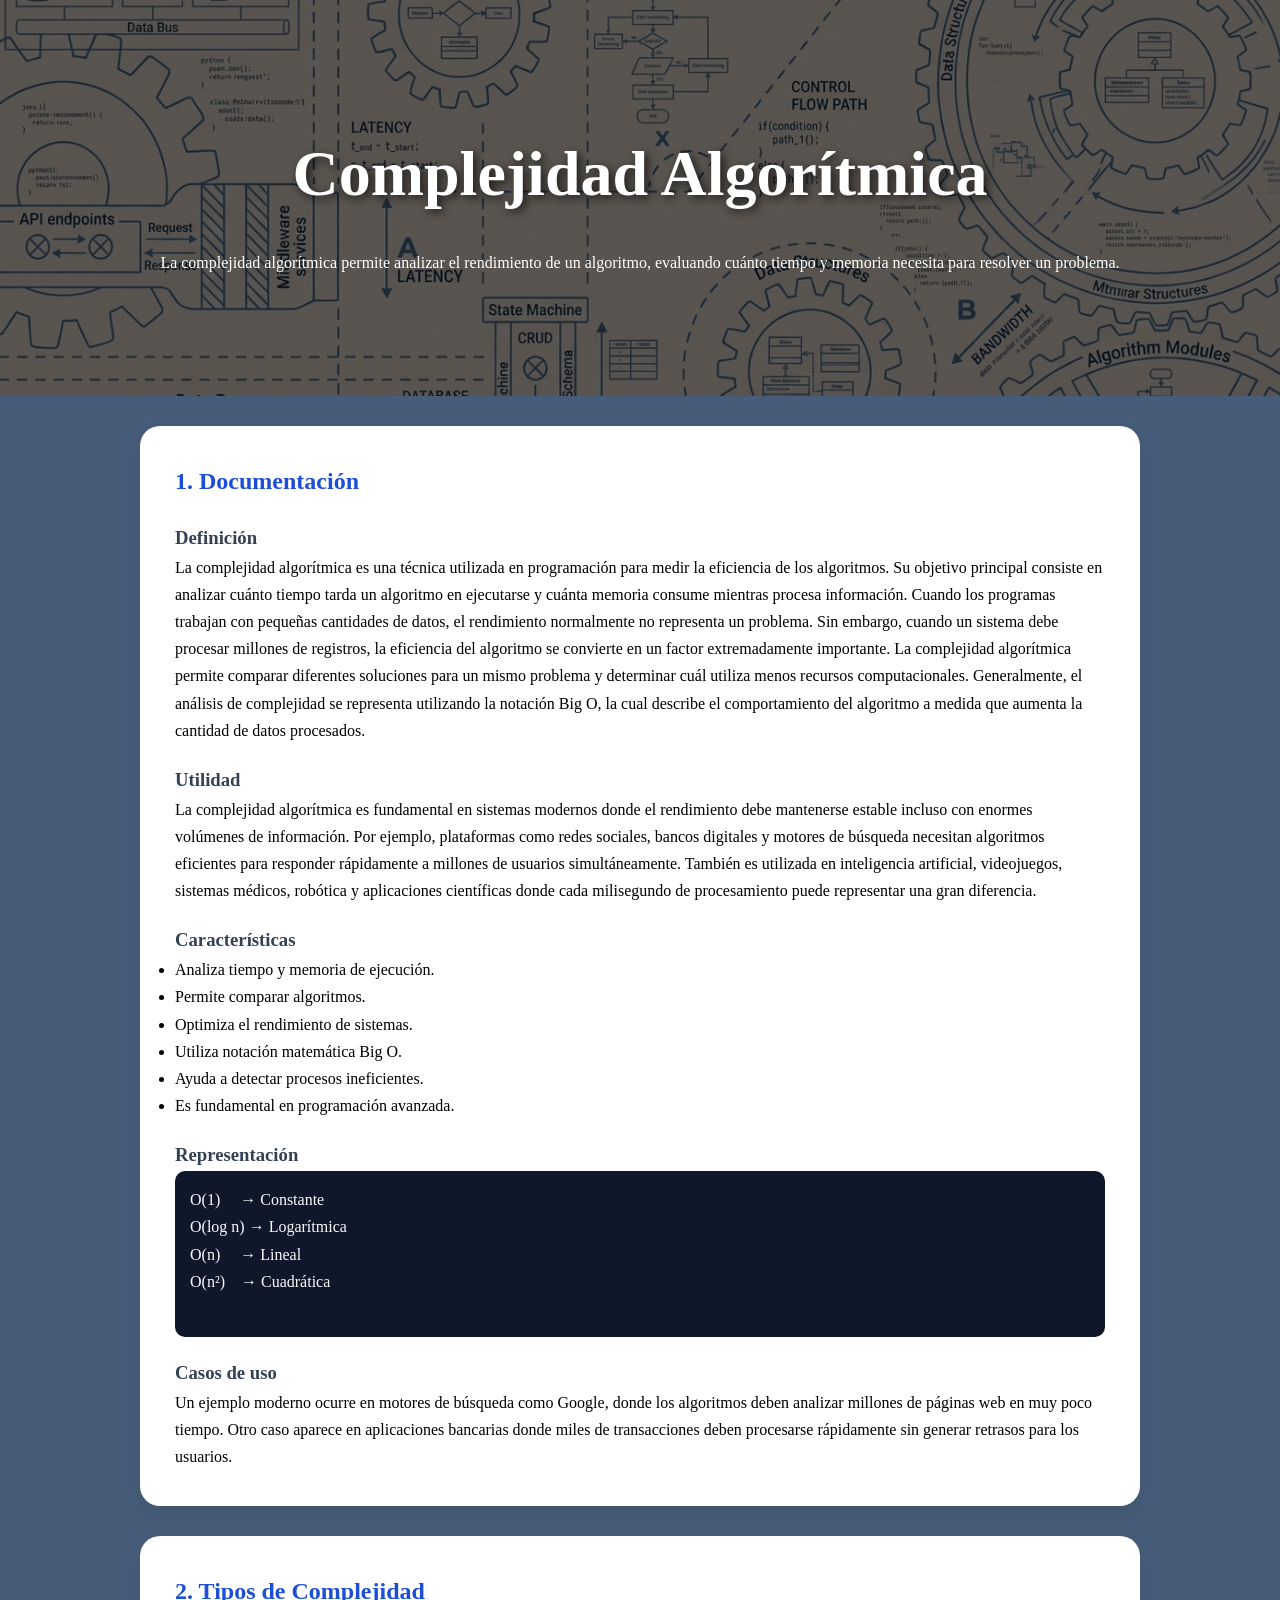
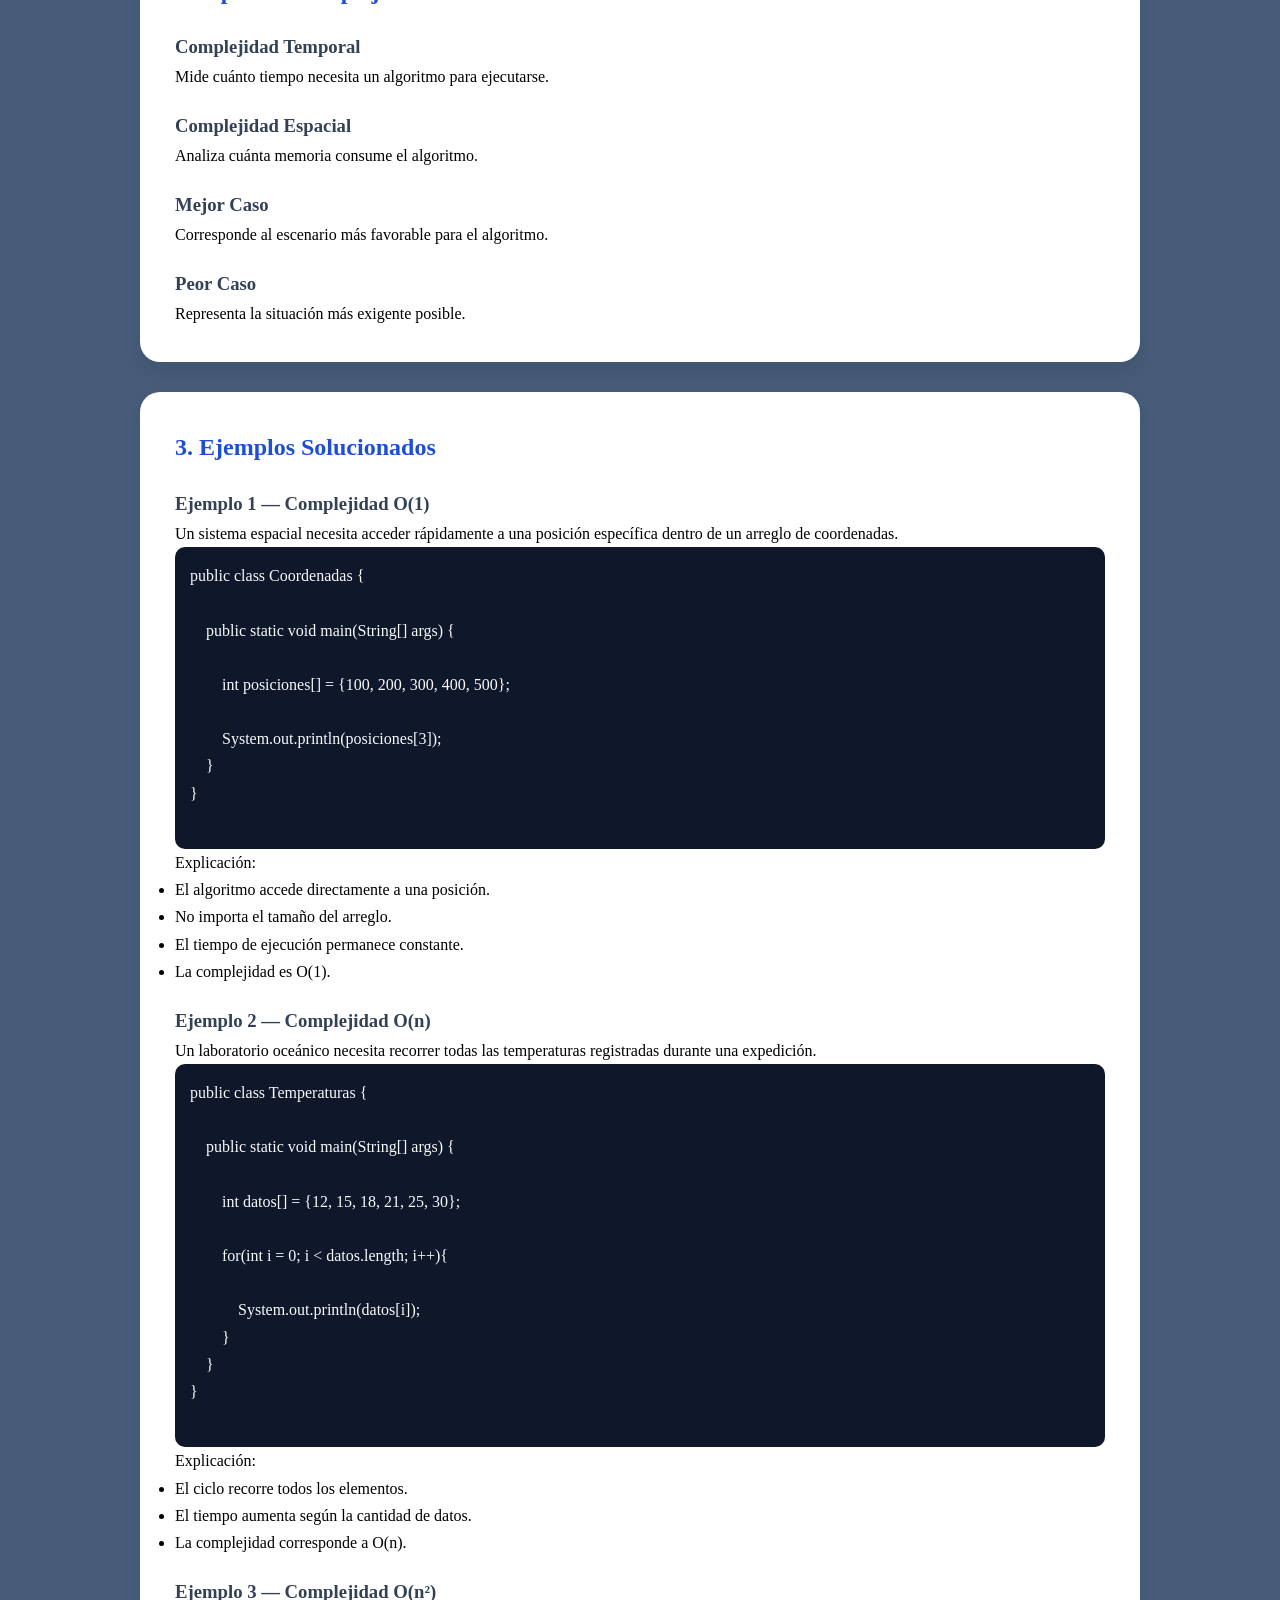
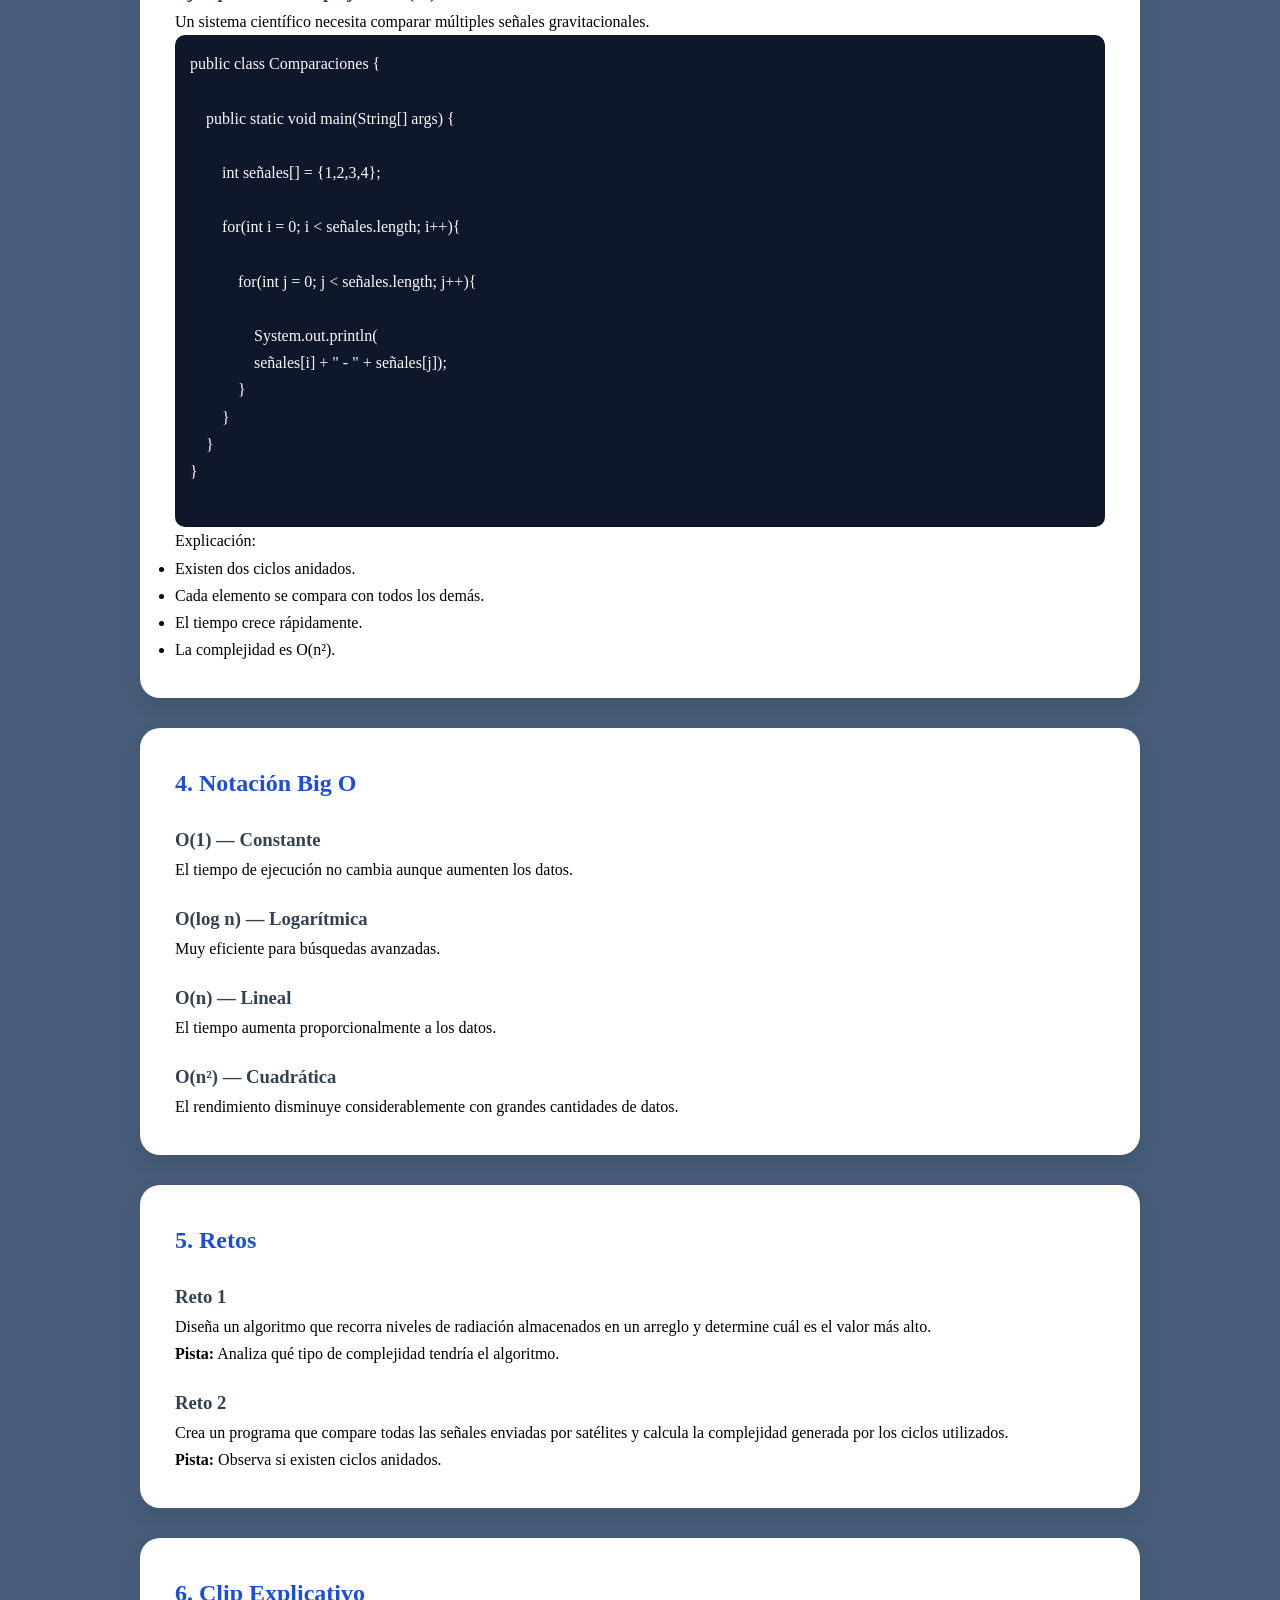
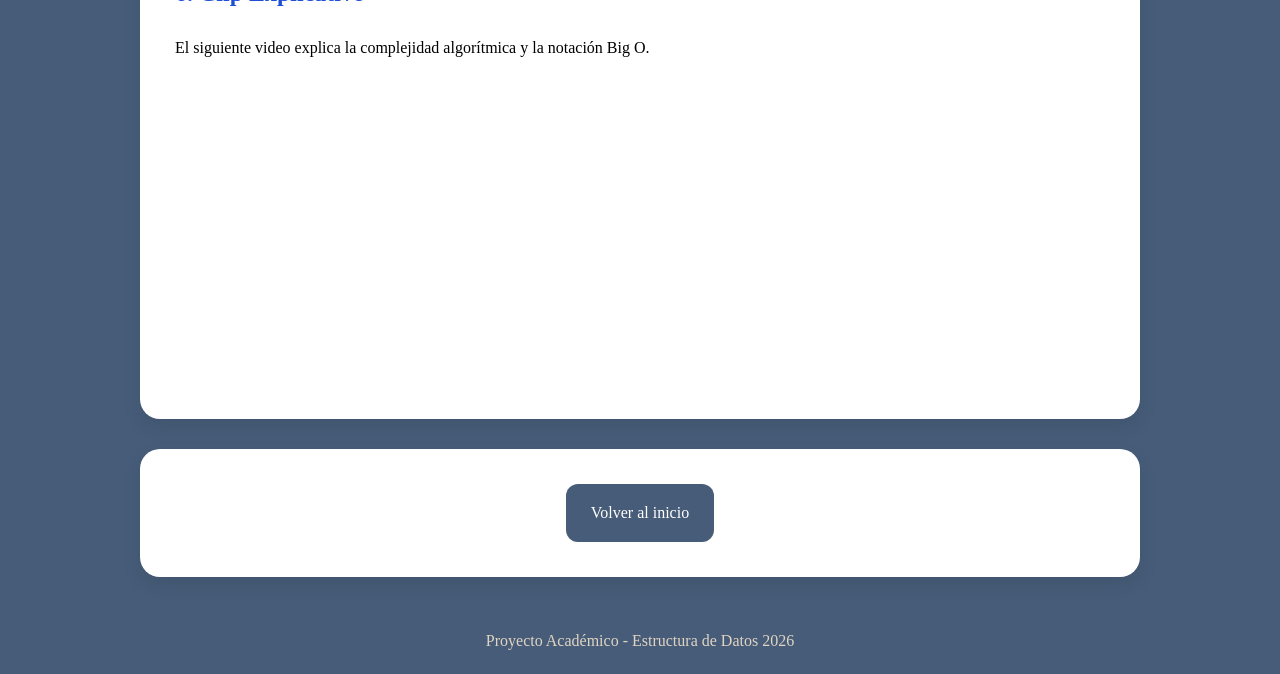
<file: parte-2-manual-estructura-datos/temas/12-complejidad.html>
<!DOCTYPE html>
<html lang="es">
<head>
    <meta charset="UTF-8">
    <meta name="viewport" content="width=device-width, initial-scale=1.0">
    <title>Complejidad Algorítmica</title>
    <link rel="stylesheet" href="../css/temas.css">
</head>
<body>

<header class="hero">
    <div class="hero-content">
        <h1>Complejidad Algorítmica</h1>
        <p>
            La complejidad algorítmica permite analizar el rendimiento de un algoritmo,
            evaluando cuánto tiempo y memoria necesita para resolver un problema.
        </p>
    </div>
</header>

<section class="temas">

    <h2>1. Documentación</h2>

    <h3>Definición</h3>

    <p>
        La complejidad algorítmica es una técnica utilizada en programación para
        medir la eficiencia de los algoritmos. Su objetivo principal consiste en
        analizar cuánto tiempo tarda un algoritmo en ejecutarse y cuánta memoria
        consume mientras procesa información.

        Cuando los programas trabajan con pequeñas cantidades de datos, el rendimiento
        normalmente no representa un problema. Sin embargo, cuando un sistema debe
        procesar millones de registros, la eficiencia del algoritmo se convierte en
        un factor extremadamente importante.

        La complejidad algorítmica permite comparar diferentes soluciones para un
        mismo problema y determinar cuál utiliza menos recursos computacionales.

        Generalmente, el análisis de complejidad se representa utilizando la notación
        Big O, la cual describe el comportamiento del algoritmo a medida que aumenta
        la cantidad de datos procesados.
    </p>

    <h3>Utilidad</h3>

    <p>
        La complejidad algorítmica es fundamental en sistemas modernos donde el
        rendimiento debe mantenerse estable incluso con enormes volúmenes de información.

        Por ejemplo, plataformas como redes sociales, bancos digitales y motores
        de búsqueda necesitan algoritmos eficientes para responder rápidamente
        a millones de usuarios simultáneamente.

        También es utilizada en inteligencia artificial, videojuegos, sistemas médicos,
        robótica y aplicaciones científicas donde cada milisegundo de procesamiento
        puede representar una gran diferencia.
    </p>

    <h3>Características</h3>

    <ul>
        <li>Analiza tiempo y memoria de ejecución.</li>
        <li>Permite comparar algoritmos.</li>
        <li>Optimiza el rendimiento de sistemas.</li>
        <li>Utiliza notación matemática Big O.</li>
        <li>Ayuda a detectar procesos ineficientes.</li>
        <li>Es fundamental en programación avanzada.</li>
    </ul>

    <h3>Representación</h3>

    <pre>
O(1)     → Constante
O(log n) → Logarítmica
O(n)     → Lineal
O(n²)    → Cuadrática
    </pre>

    <h3>Casos de uso</h3>

    <p>
        Un ejemplo moderno ocurre en motores de búsqueda como Google, donde los
        algoritmos deben analizar millones de páginas web en muy poco tiempo.

        Otro caso aparece en aplicaciones bancarias donde miles de transacciones
        deben procesarse rápidamente sin generar retrasos para los usuarios.
    </p>

</section>

<section class="temas">

    <h2>2. Tipos de Complejidad</h2>

    <h3>Complejidad Temporal</h3>

    <p>
        Mide cuánto tiempo necesita un algoritmo para ejecutarse.
    </p>

    <h3>Complejidad Espacial</h3>

    <p>
        Analiza cuánta memoria consume el algoritmo.
    </p>

    <h3>Mejor Caso</h3>

    <p>
        Corresponde al escenario más favorable para el algoritmo.
    </p>

    <h3>Peor Caso</h3>

    <p>
        Representa la situación más exigente posible.
    </p>

</section>

<section class="temas">

    <h2>3. Ejemplos Solucionados</h2>

    <h3>Ejemplo 1 — Complejidad O(1)</h3>

    <p>
        Un sistema espacial necesita acceder rápidamente a una posición específica
        dentro de un arreglo de coordenadas.
    </p>

    <pre>
public class Coordenadas {

    public static void main(String[] args) {

        int posiciones[] = {100, 200, 300, 400, 500};

        System.out.println(posiciones[3]);
    }
}
    </pre>

    <p>
        Explicación:
    </p>

    <ul>
        <li>El algoritmo accede directamente a una posición.</li>
        <li>No importa el tamaño del arreglo.</li>
        <li>El tiempo de ejecución permanece constante.</li>
        <li>La complejidad es O(1).</li>
    </ul>

    <h3>Ejemplo 2 — Complejidad O(n)</h3>

    <p>
        Un laboratorio oceánico necesita recorrer todas las temperaturas
        registradas durante una expedición.
    </p>

    <pre>
public class Temperaturas {

    public static void main(String[] args) {

        int datos[] = {12, 15, 18, 21, 25, 30};

        for(int i = 0; i < datos.length; i++){

            System.out.println(datos[i]);
        }
    }
}
    </pre>

    <p>
        Explicación:
    </p>

    <ul>
        <li>El ciclo recorre todos los elementos.</li>
        <li>El tiempo aumenta según la cantidad de datos.</li>
        <li>La complejidad corresponde a O(n).</li>
    </ul>

    <h3>Ejemplo 3 — Complejidad O(n²)</h3>

    <p>
        Un sistema científico necesita comparar múltiples señales gravitacionales.
    </p>

    <pre>
public class Comparaciones {

    public static void main(String[] args) {

        int señales[] = {1,2,3,4};

        for(int i = 0; i < señales.length; i++){

            for(int j = 0; j < señales.length; j++){

                System.out.println(
                señales[i] + " - " + señales[j]);
            }
        }
    }
}
    </pre>

    <p>
        Explicación:
    </p>

    <ul>
        <li>Existen dos ciclos anidados.</li>
        <li>Cada elemento se compara con todos los demás.</li>
        <li>El tiempo crece rápidamente.</li>
        <li>La complejidad es O(n²).</li>
    </ul>

</section>

<section class="temas">

    <h2>4. Notación Big O</h2>

    <h3>O(1) — Constante</h3>

    <p>
        El tiempo de ejecución no cambia aunque aumenten los datos.
    </p>

    <h3>O(log n) — Logarítmica</h3>

    <p>
        Muy eficiente para búsquedas avanzadas.
    </p>

    <h3>O(n) — Lineal</h3>

    <p>
        El tiempo aumenta proporcionalmente a los datos.
    </p>

    <h3>O(n²) — Cuadrática</h3>

    <p>
        El rendimiento disminuye considerablemente con grandes cantidades de datos.
    </p>

</section>

<section class="temas">

    <h2>5. Retos</h2>

    <h3>Reto 1</h3>

    <p>
        Diseña un algoritmo que recorra niveles de radiación almacenados
        en un arreglo y determine cuál es el valor más alto.
    </p>

    <p>
        <strong>Pista:</strong>
        Analiza qué tipo de complejidad tendría el algoritmo.
    </p>

    <h3>Reto 2</h3>

    <p>
        Crea un programa que compare todas las señales enviadas por satélites
        y calcula la complejidad generada por los ciclos utilizados.
    </p>

    <p>
        <strong>Pista:</strong>
        Observa si existen ciclos anidados.
    </p>

</section>

<section class="temas">

    <h2>6. Clip Explicativo</h2>

    <p>
        El siguiente video explica la complejidad algorítmica y la notación Big O.
    </p>

    <iframe
        width="560"
        height="315"
        src="https://www.youtube.com/embed/UPDjjuz1Hkw"
        frameborder="0"
        allowfullscreen>
    </iframe>

</section>

<section class="temas" style="text-align:center;">
    <a href="../index.html" class="card">Volver al inicio</a>
</section>

<footer>
    <p>Proyecto Académico - Estructura de Datos 2026</p>
</footer>

</body>
</html>
</file>
<file: parte-2-manual-estructura-datos/css/styles.css>
* {
    margin: 0;
    padding: 0;
    box-sizing: border-box;
    font-family: "Times New Roman", Times, serif;
}

body {
    background: #465C78;
    color: white;
}

.hero {
    position: relative;
    overflow: hidden;

    background:
        linear-gradient(rgba(0,0,0,0.65), rgba(0,0,0,0.65)),
        url('../assets/img/LetreroPrincipal.png');

    background-size: cover;
    background-position: center;
    background-repeat: no-repeat;

    color: white;
    text-align: center;
    padding: 120px 20px;
}

.hero-content {
    position: relative;
    z-index: 2;
}

.hero h1 {
    font-size: 4rem;
    font-weight: bold;
    text-shadow: 3px 3px 10px rgba(0,0,0,0.7);
    margin-bottom: 20px;
}

.hero p {
    font-size: 1.3rem;
}

.presentacion {
    text-align: center;
    padding: 40px 20px;
}

.temas {
    padding: 40px;
}

.temas h2 {
    text-align: center;
    margin-bottom: 30px;
}

.cards {
    position: relative;
    overflow: hidden;

    display: grid;
    grid-template-columns: repeat(auto-fit, minmax(250px, 1fr));
    gap: 25px;
    padding: 40px;

    background: transparent;
}

.card {
    background: white;
    padding: 25px;
    border-radius: 18px;
    text-decoration: none;
    color: #1e3a8a;
    font-weight: bold;
    box-shadow: 0 8px 20px rgba(0,0,0,0.12);
    transition: all 0.4s ease;

    position: relative;
    z-index: 2;
}

.card:hover {
    transform: translateY(-10px) scale(1.03);
    background: #E1D4C2;
    color: #465C78;
}

footer {
    background: #465C78;
    color: white;
    text-align: center;
    padding: 20px;
    margin-top: 40px;
}
</file>
<file: parte-2-manual-estructura-datos/css/temas.css>
* {
    margin: 0;
    padding: 0;
    box-sizing: border-box;
    font-family: "Times New Roman", Times, serif;
}

body {
    background: #465C78;
    color: black;
    line-height: 1.7;
}

.hero {
    background:
        linear-gradient(rgba(0,0,0,0.6), rgba(0,0,0,0.6)),
        url('../assets/img/LetreroPrincipal.png');

    background-size: cover;
    background-position: center;
    background-repeat: no-repeat;

    color: white;
    text-align: center;
    padding: 120px 20px;
}

.hero h1 {
    font-size: 4rem;
    font-weight: bold;
    text-shadow: 3px 3px 10px rgba(0,0,0,0.7);
    margin-bottom: 20px;
}

.temas {
    max-width: 1000px;
    margin: 30px auto;
    background: white;
    padding: 35px;
    border-radius: 20px;
    box-shadow: 0 8px 20px rgba(0,0,0,0.08);
}

h2 {
    color: #1d4ed8;
    margin-bottom: 20px;
}

h3 {
    margin-top: 20px;
    color: #334155;
}

pre {
    background: #0f172a;
    color: #f8fafc;
    padding: 15px;
    border-radius: 10px;
    overflow-x: auto;
}

.card {
    background: #465C78;
    color: white;
    padding: 15px 25px;
    border-radius: 12px;
    text-decoration: none;
    display: inline-block;
    transition: 0.3s;
}

.card:hover {
    background: #465C78;
}

footer {
    background: #465C78;
    color: #E1D4C2;
    text-align: center;
    padding: 20px;
}
</file>
